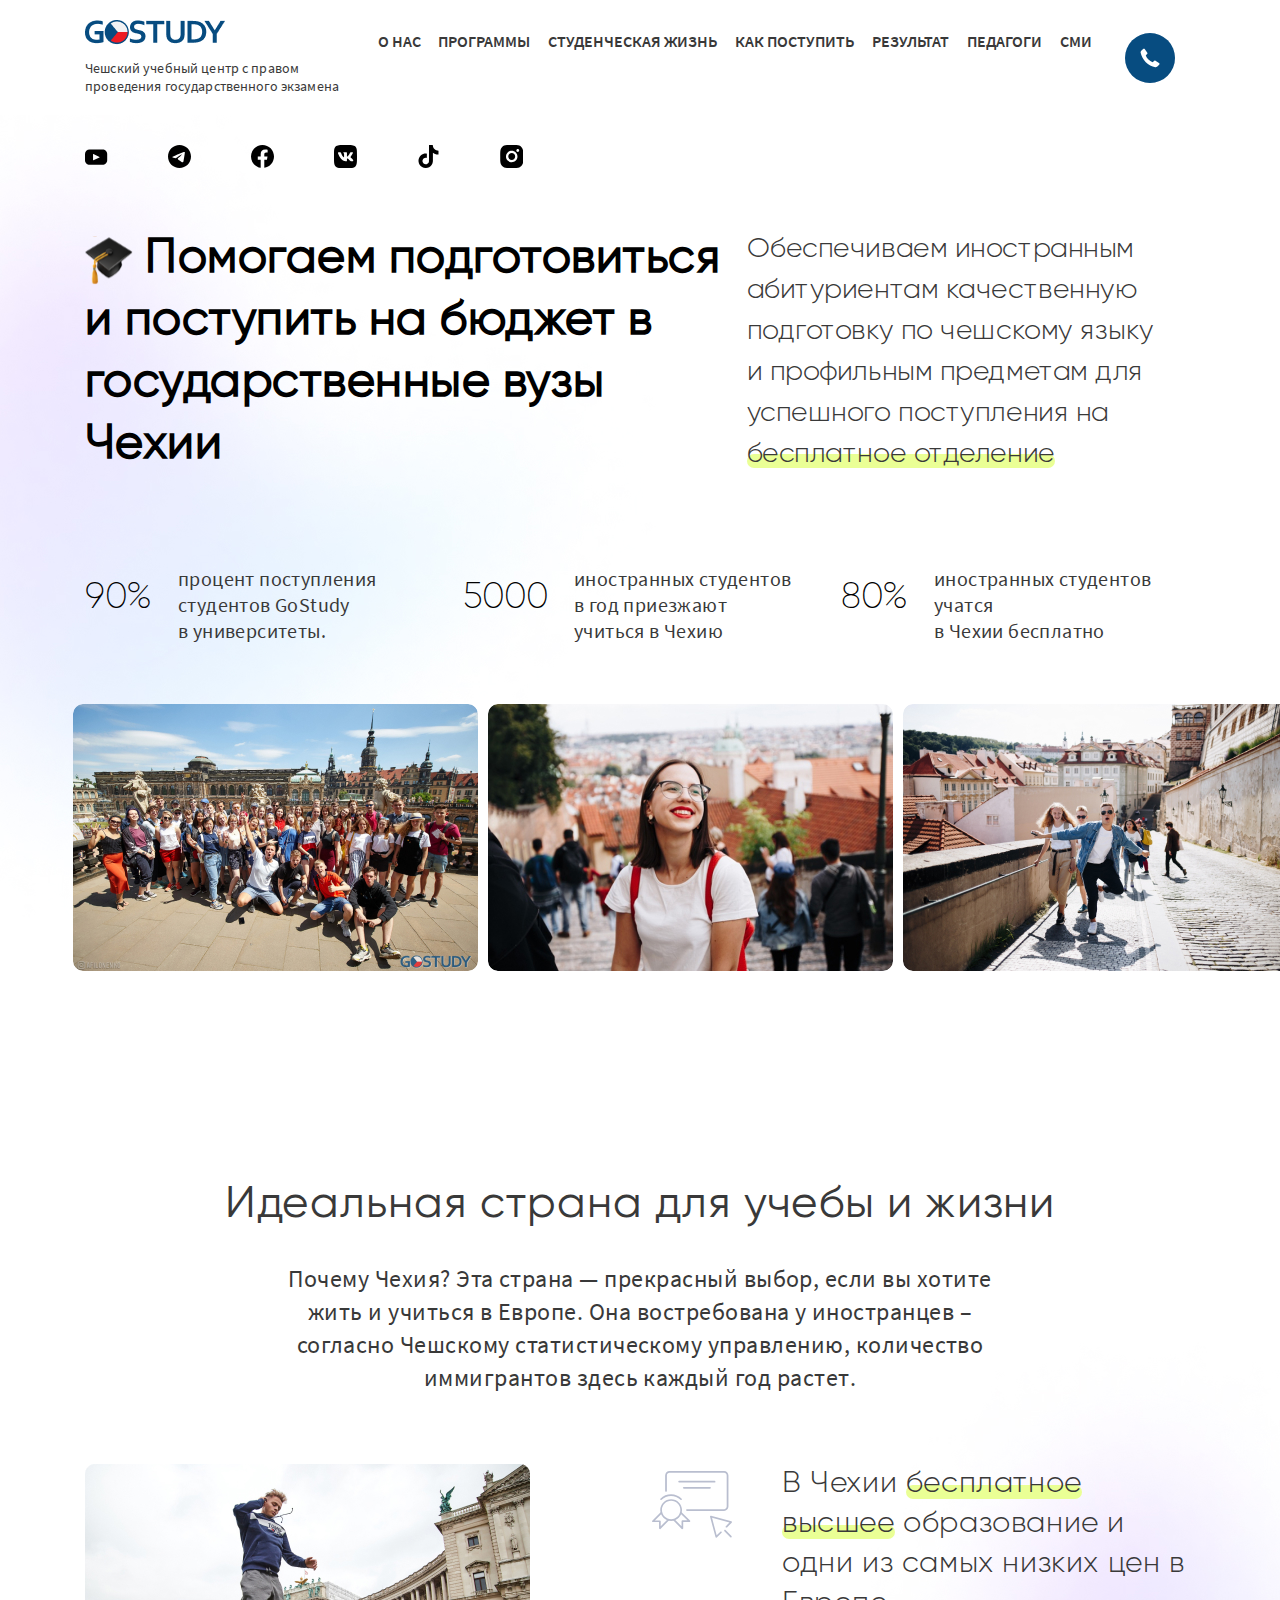
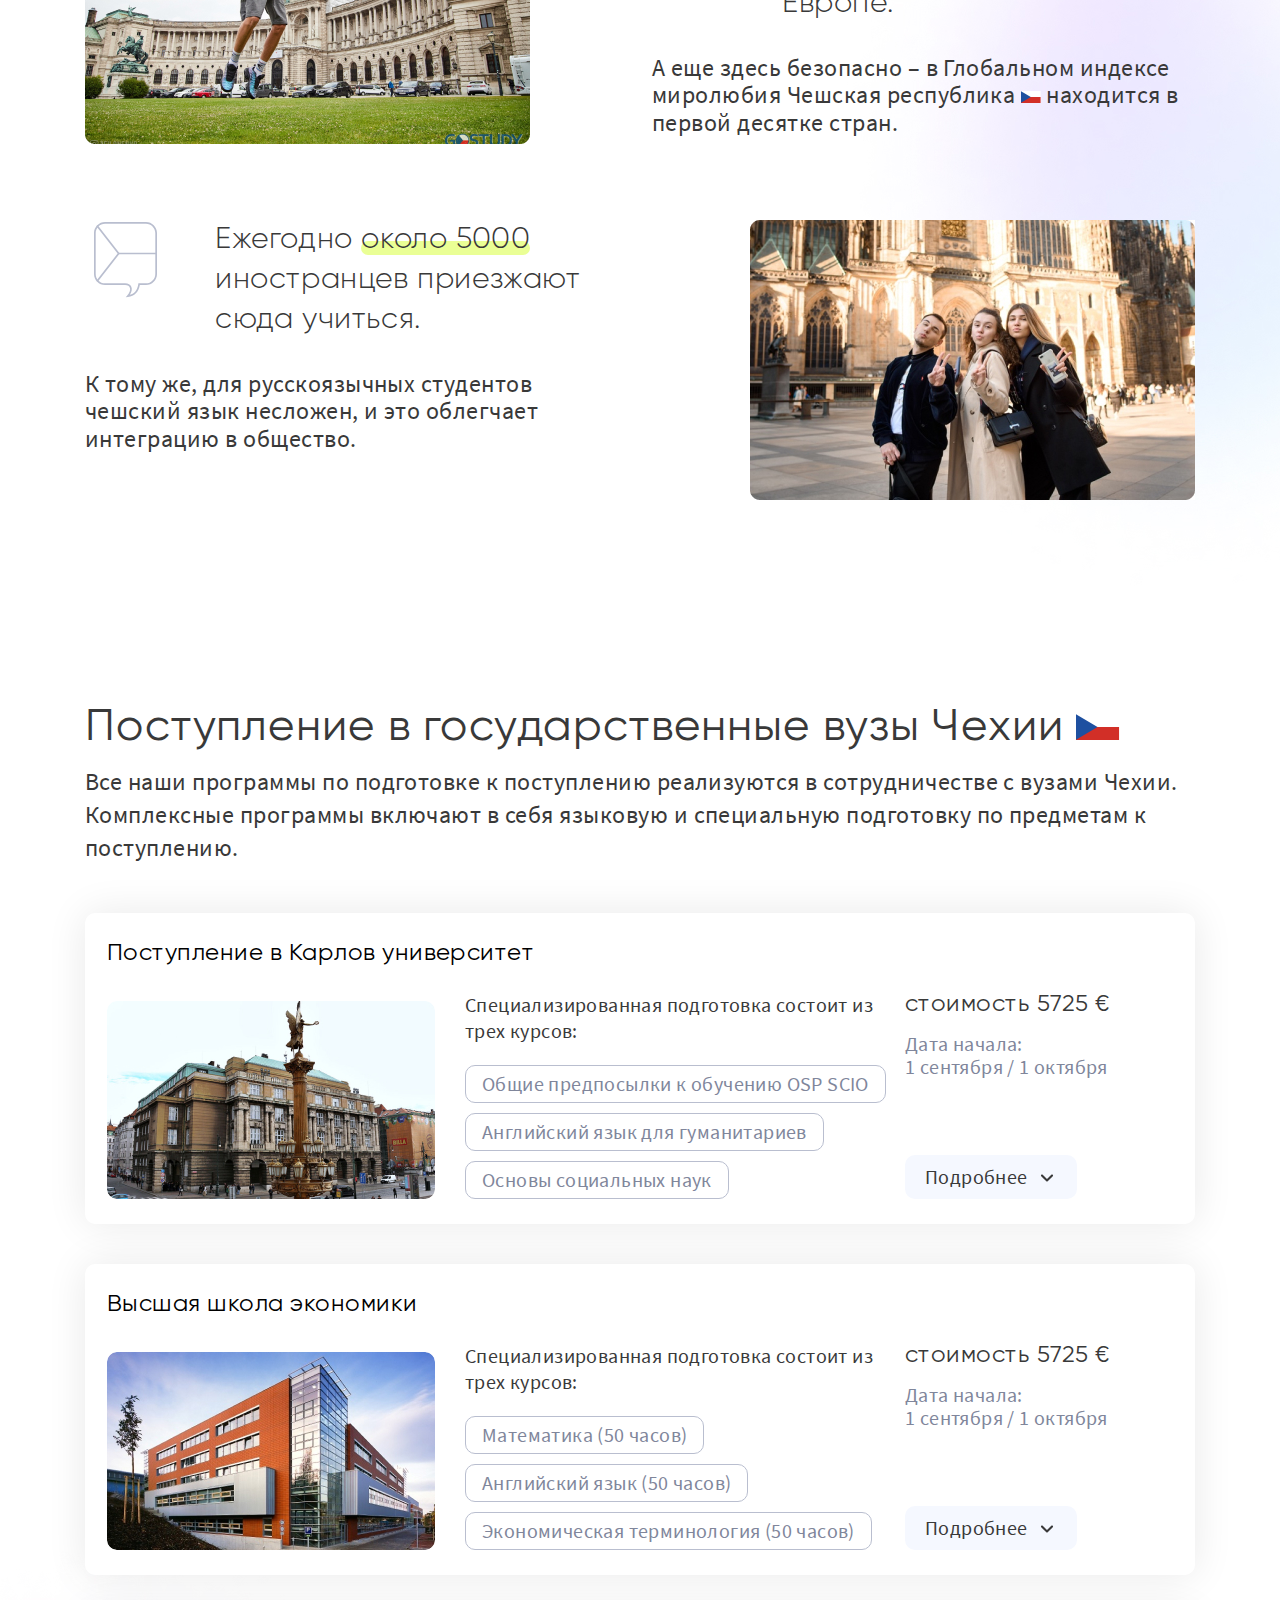
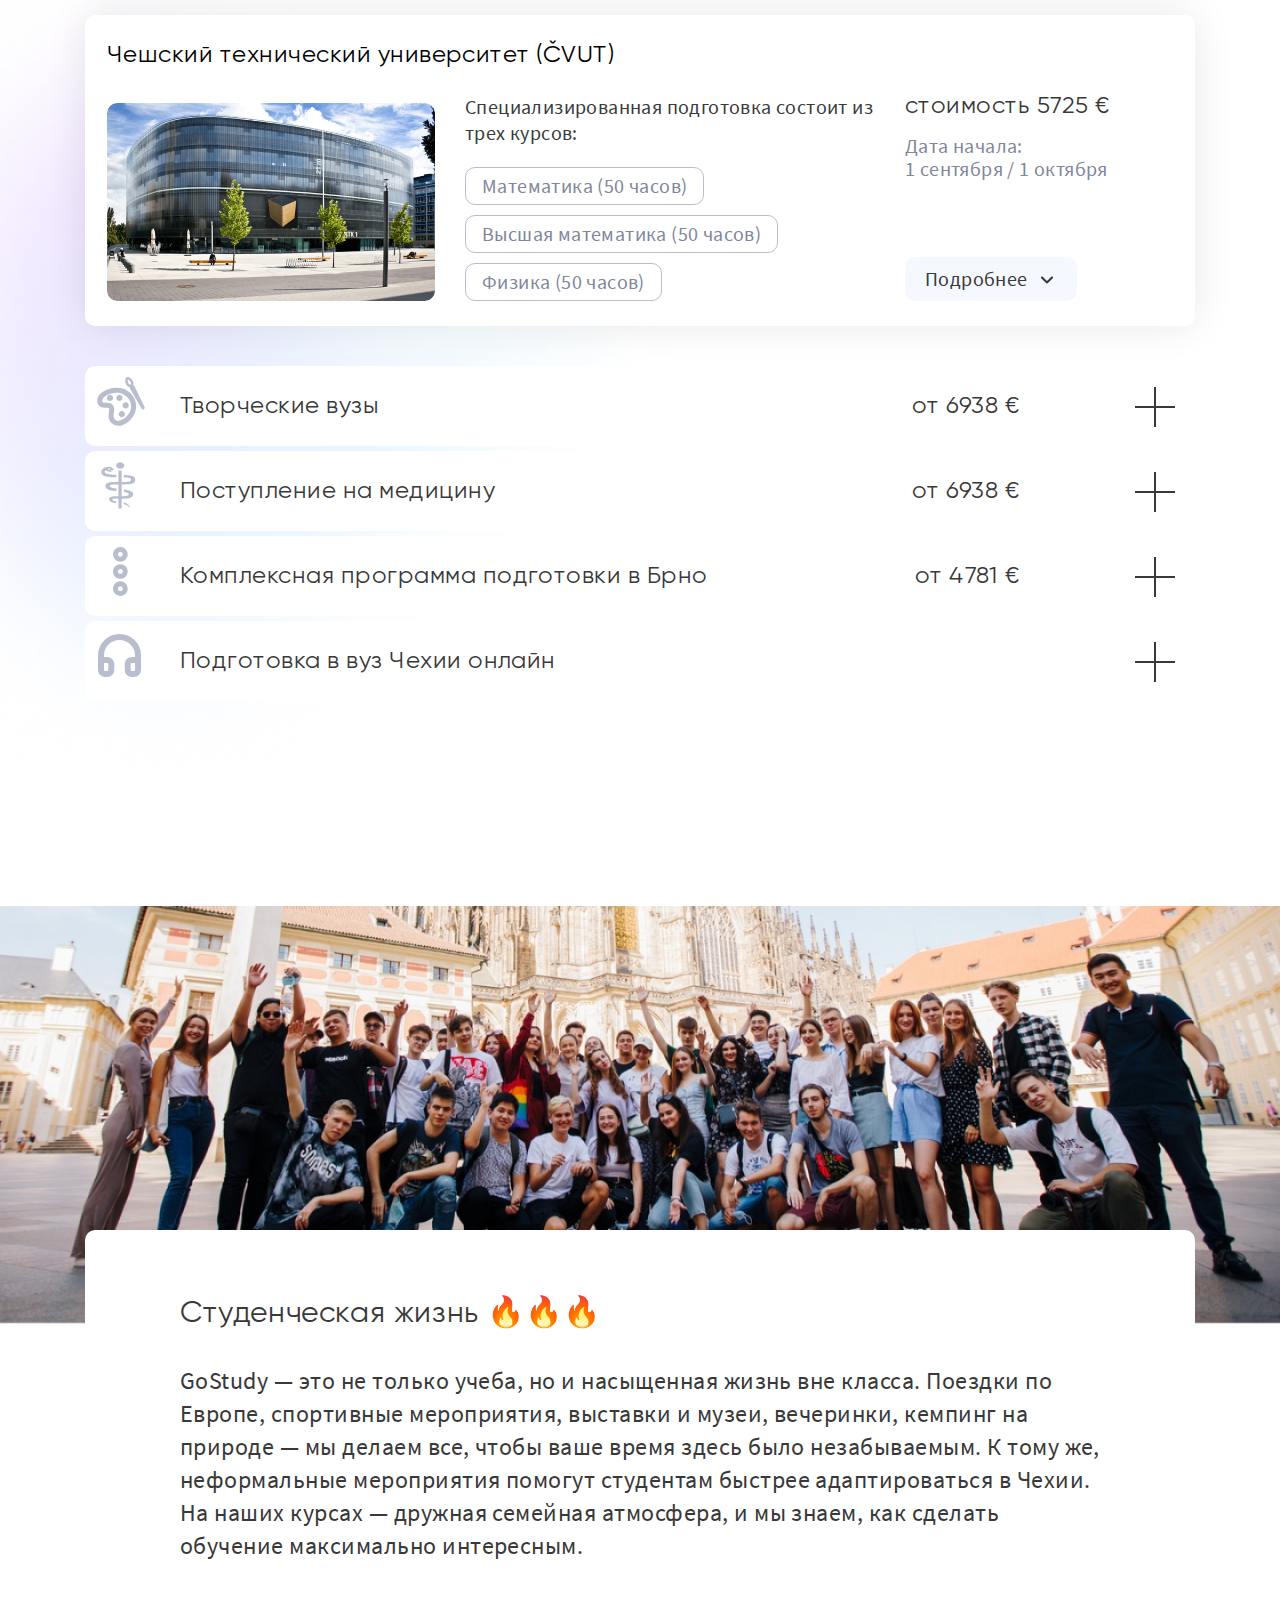
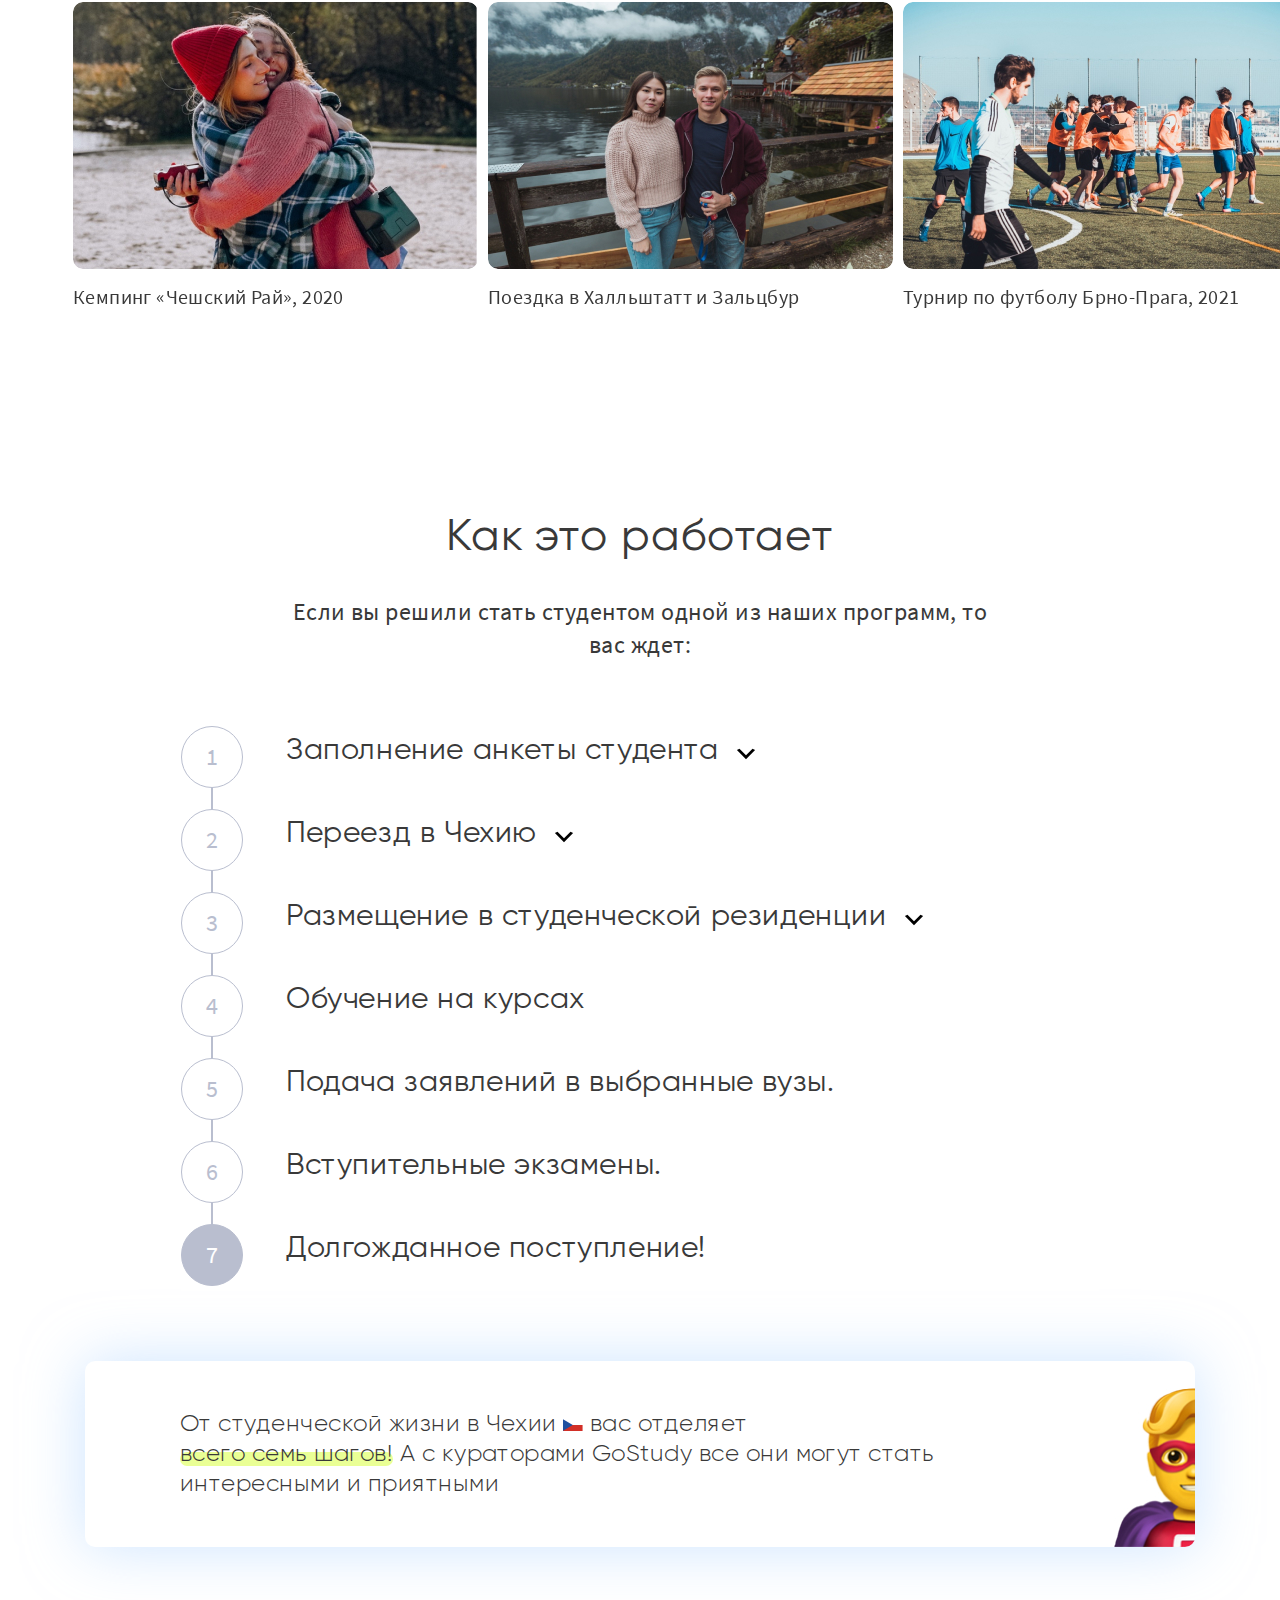
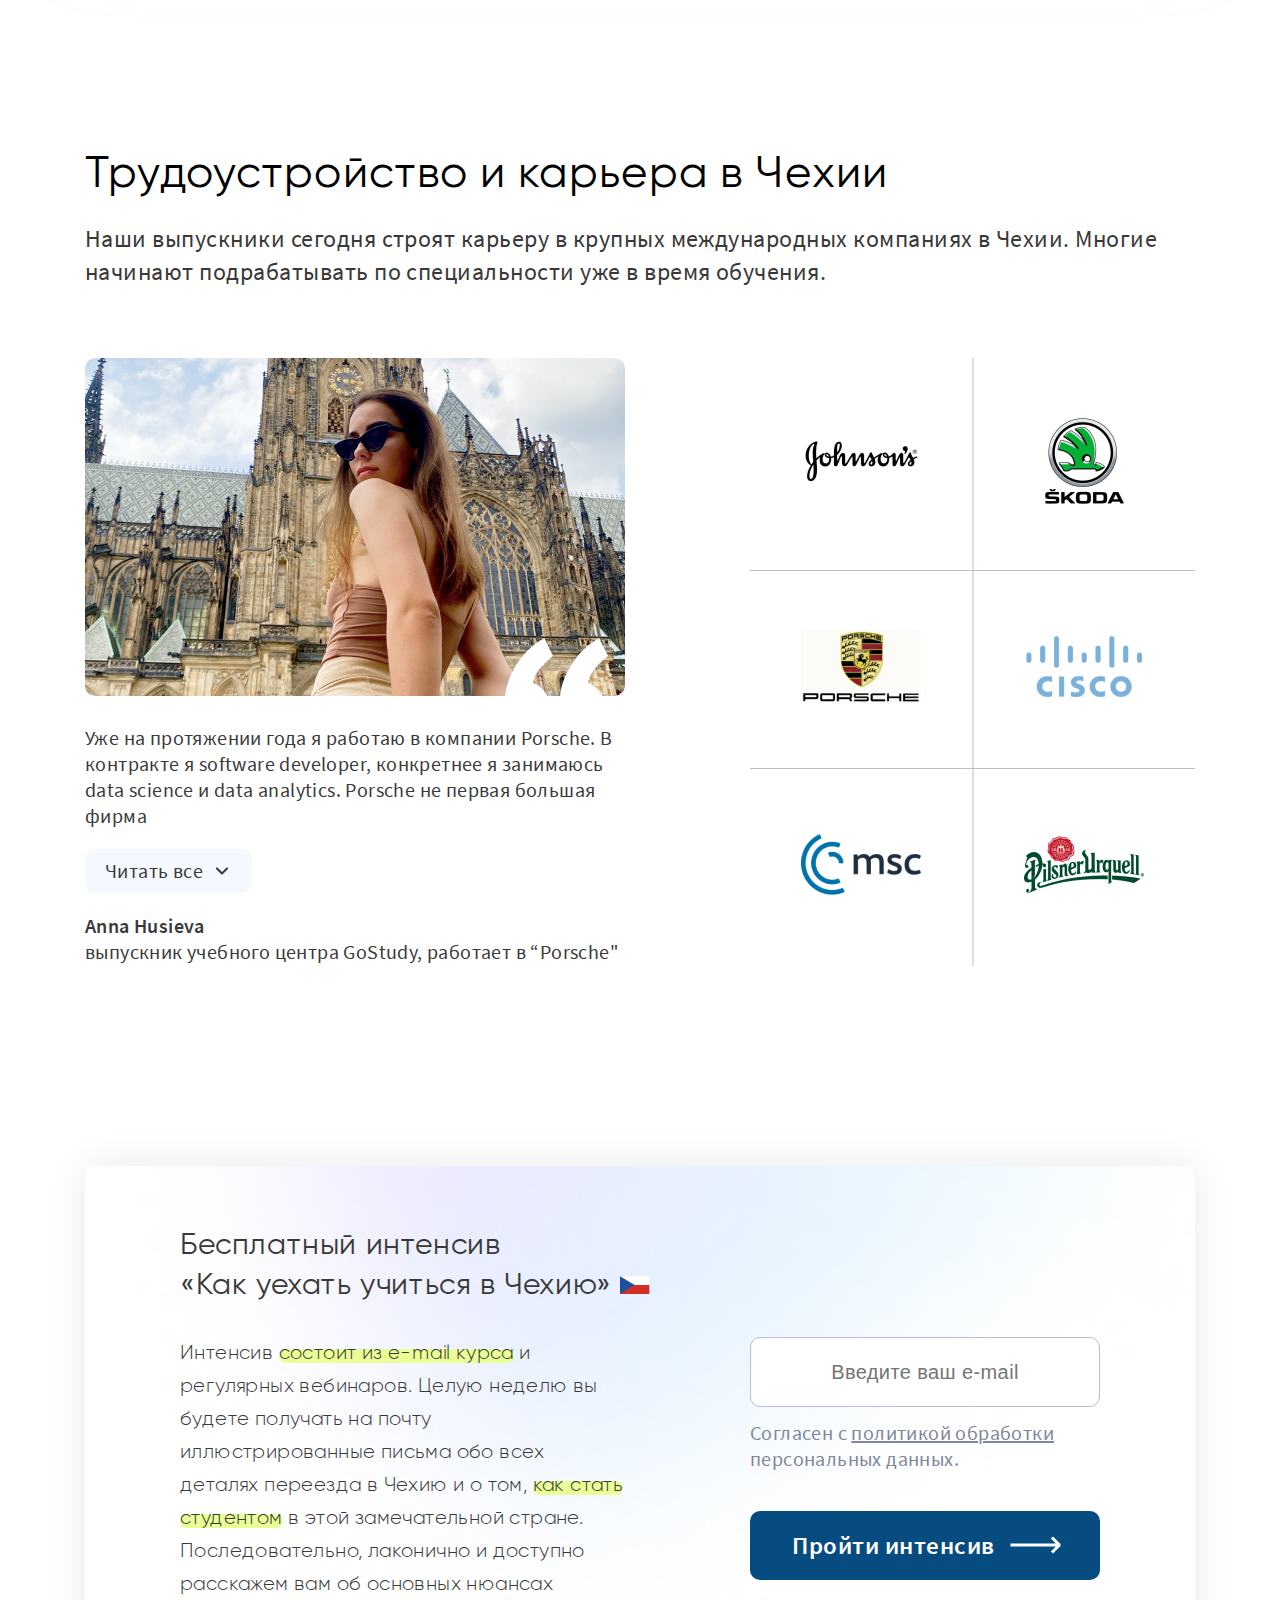
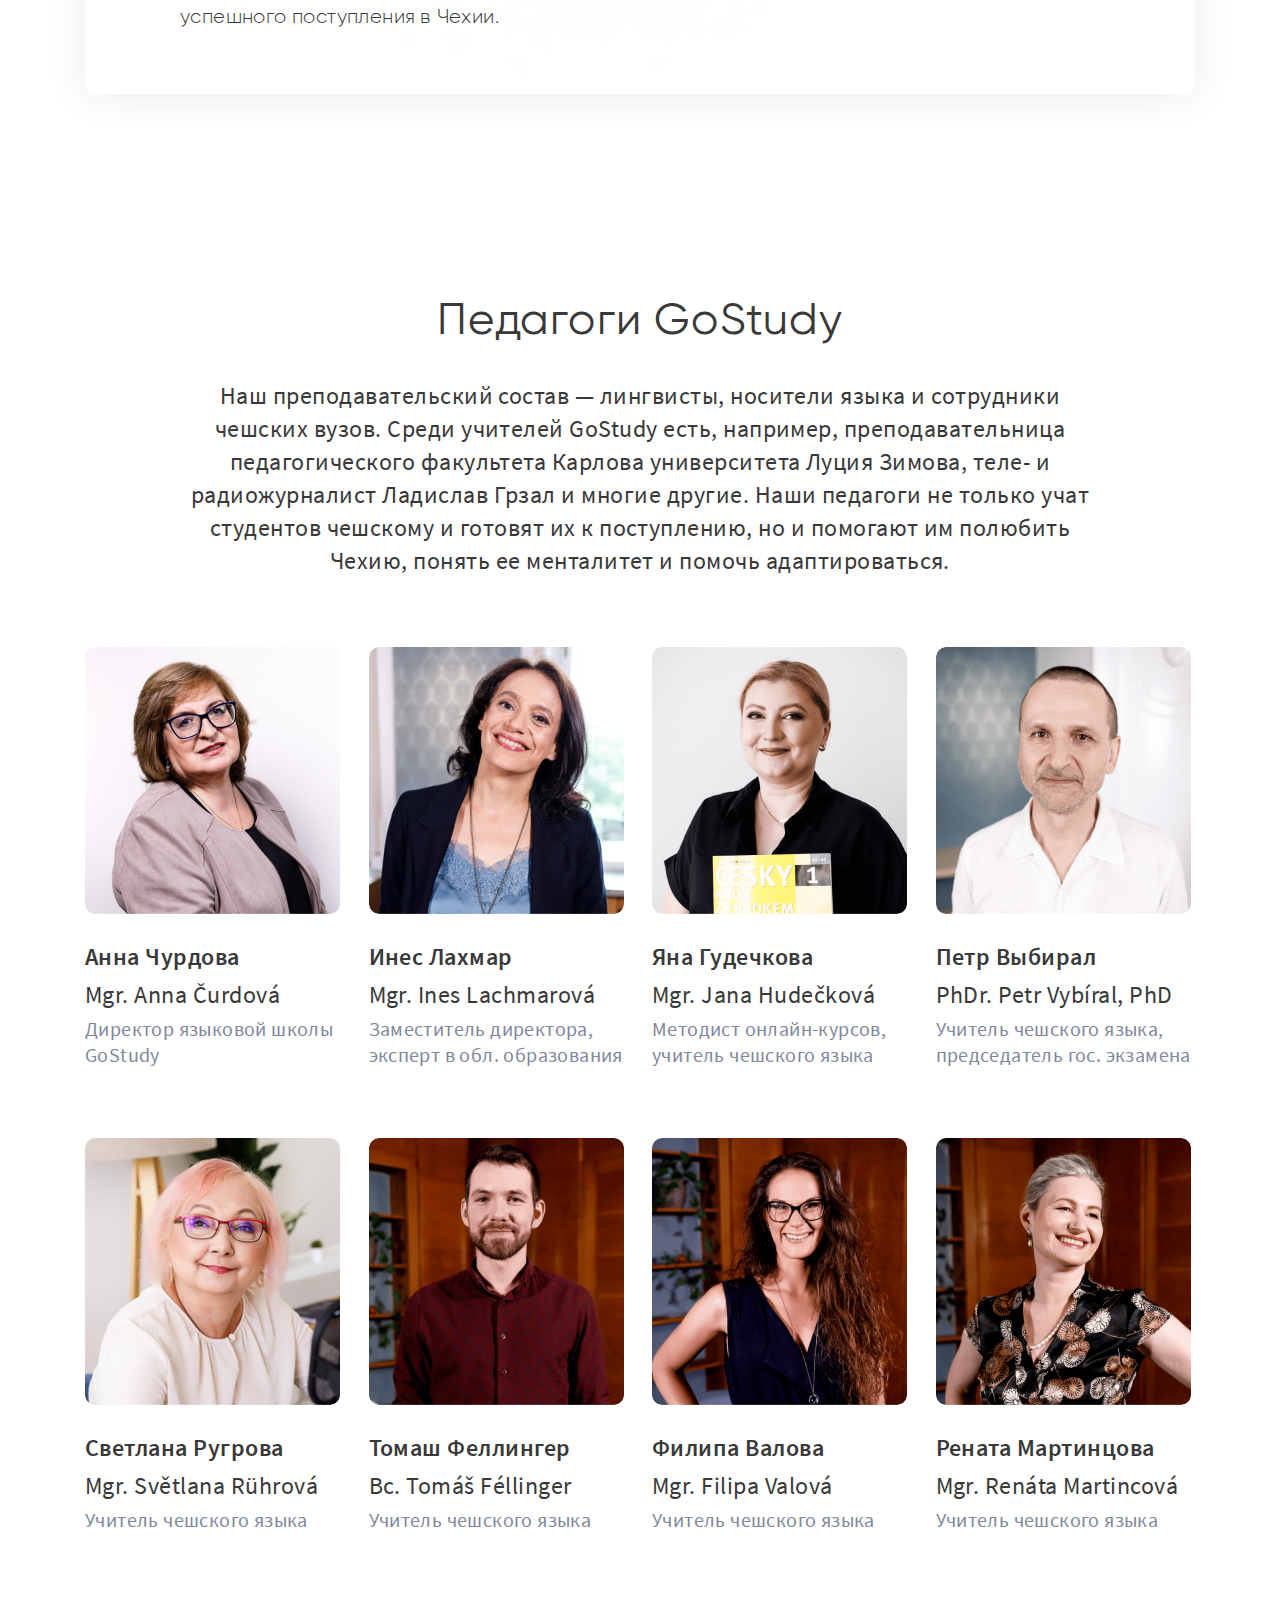
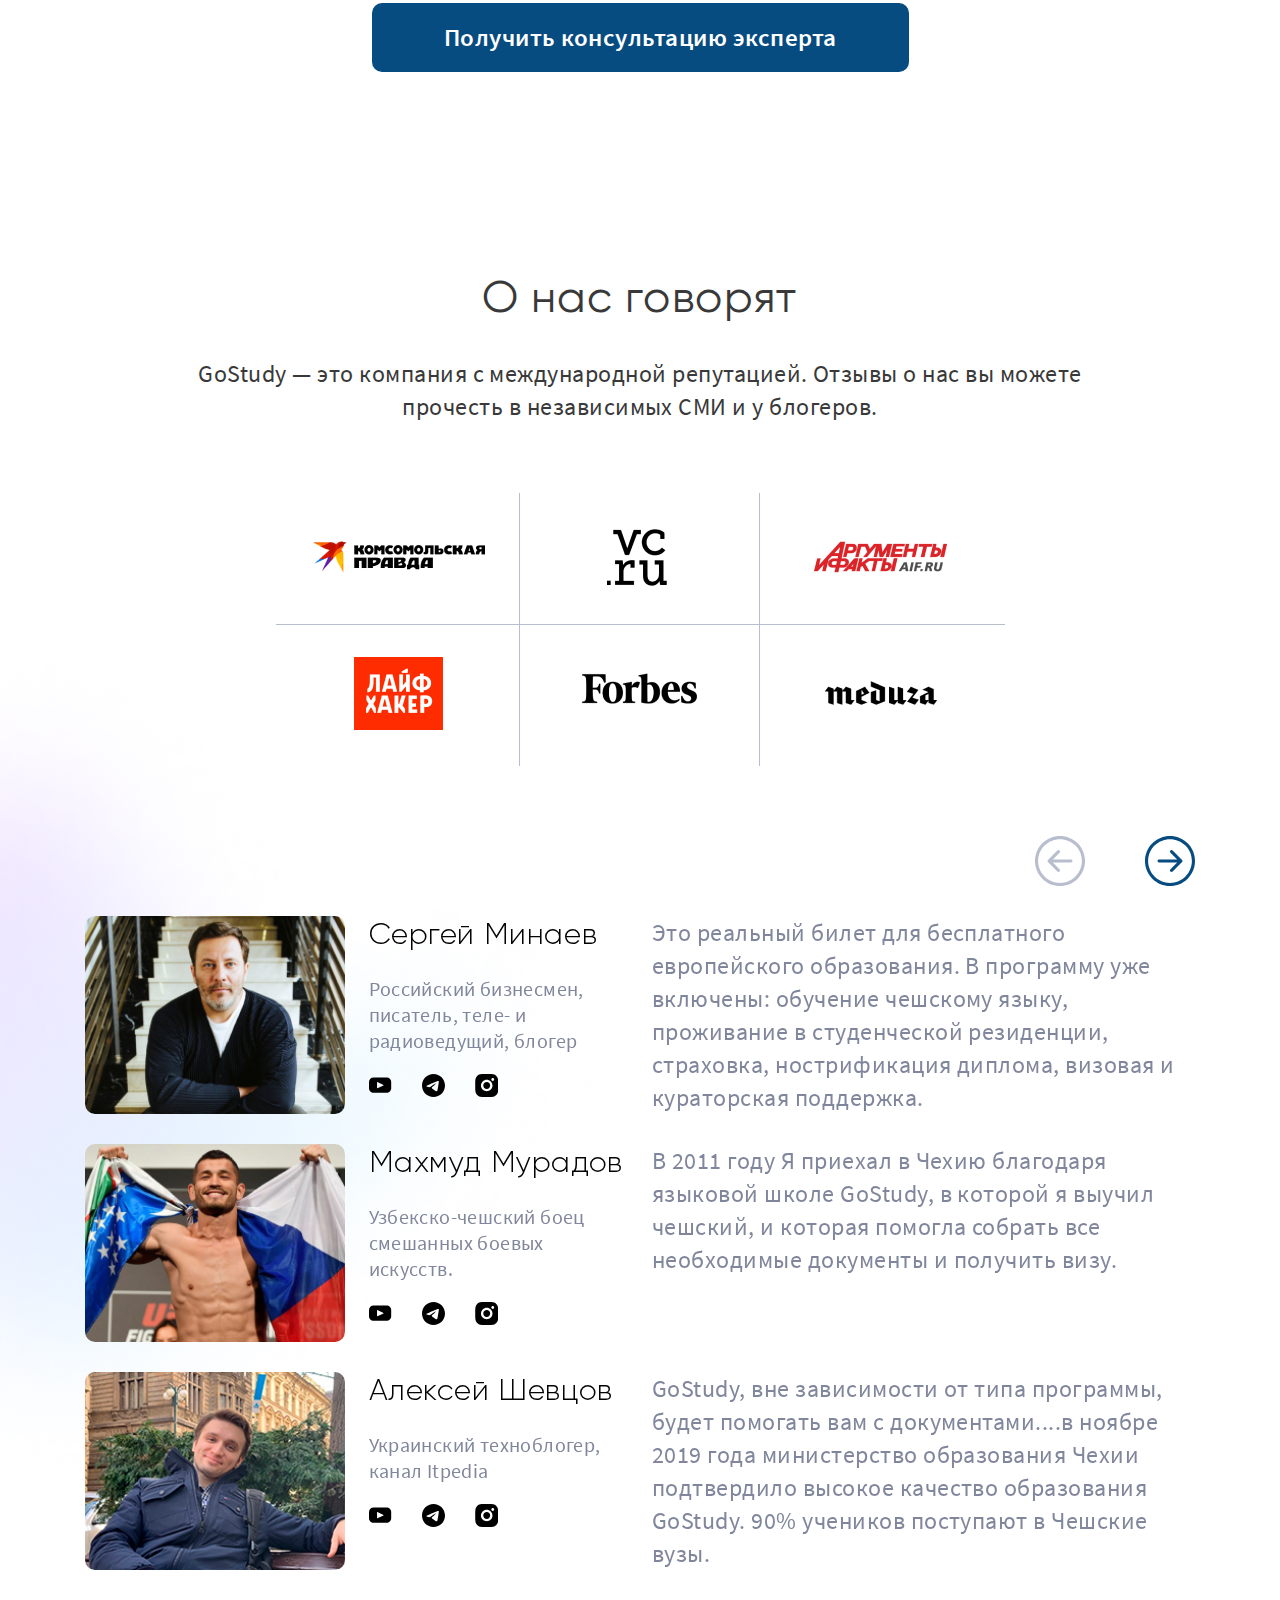
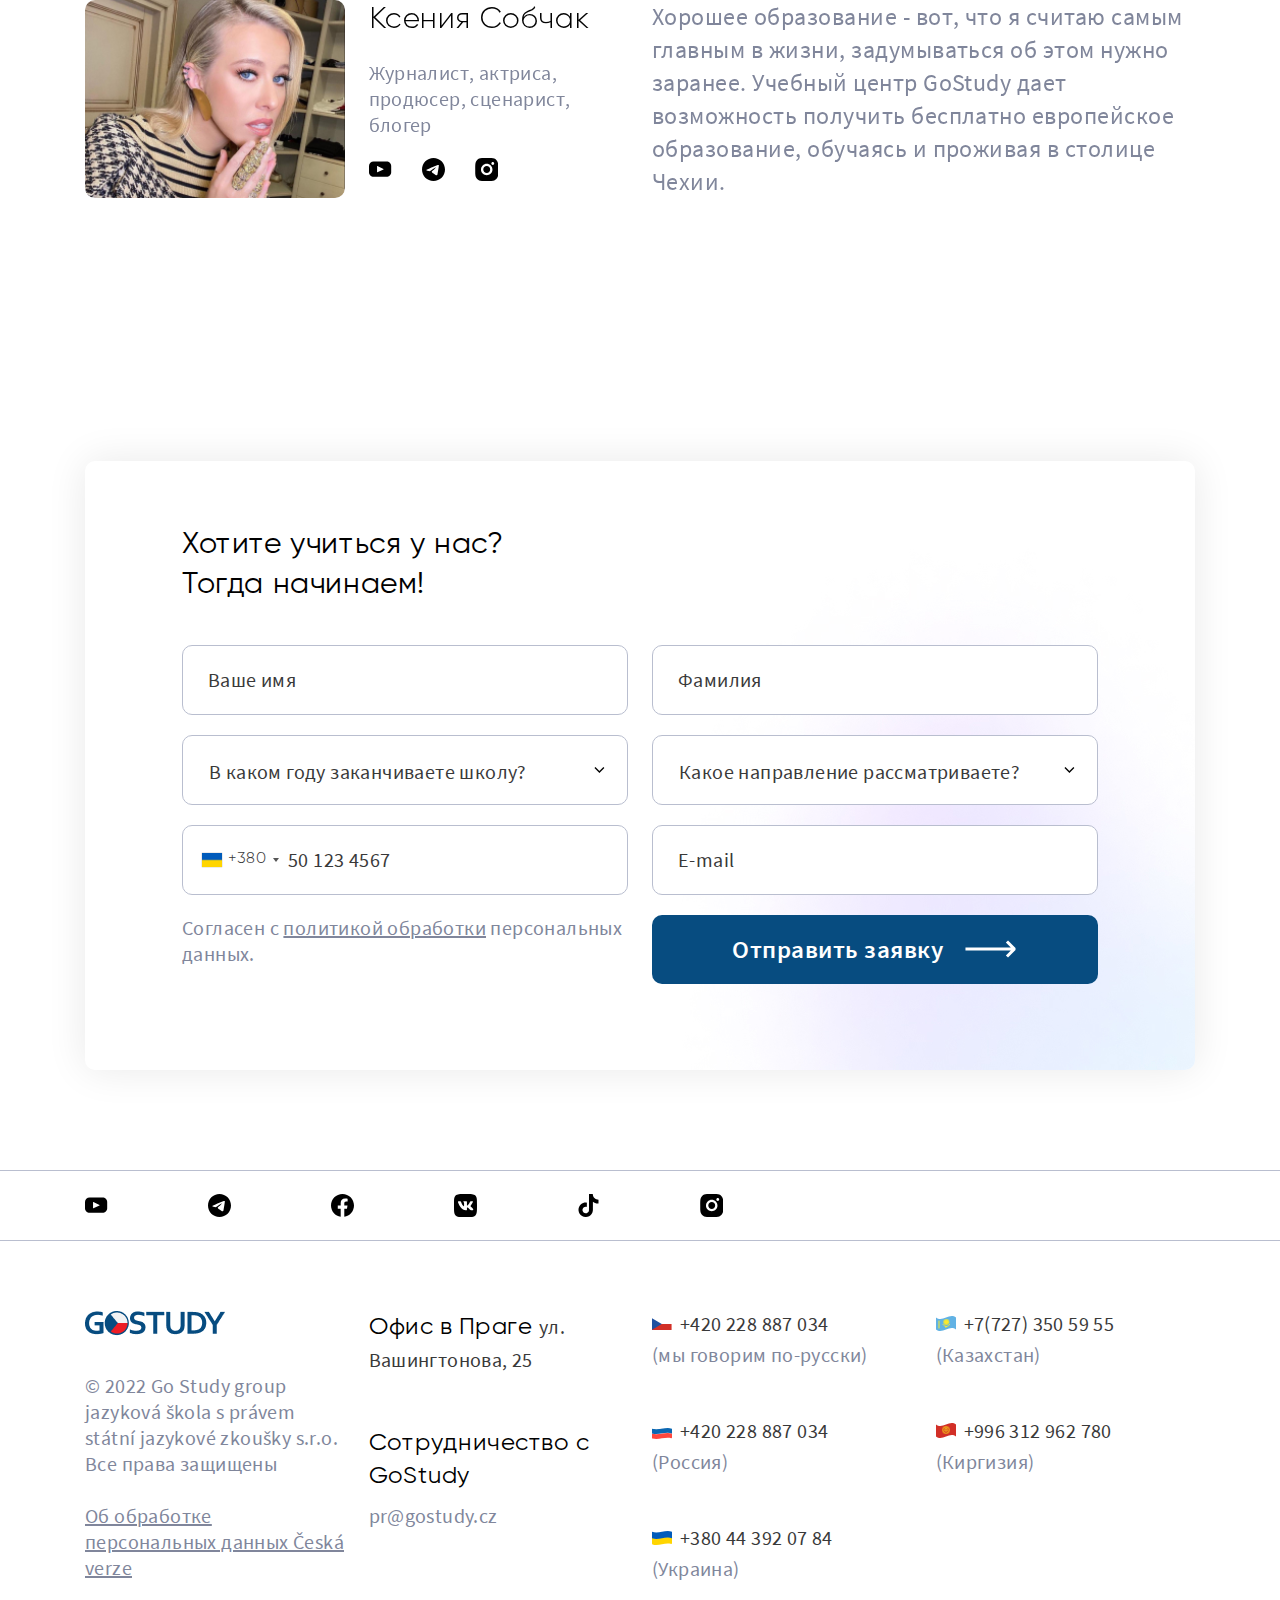
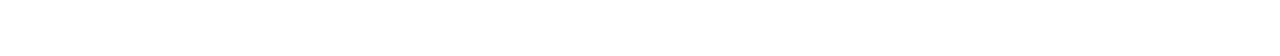
<file: index.html>
<!DOCTYPE html>
<html lang="ru">
<head>
    <meta charset="UTF-8">
    <meta http-equiv="X-UA-Compatible" content="IE=edge">
    <meta name="viewport" content="width=device-width, initial-scale=1.0">
    <title>GOSTUDY</title>
    <link rel="stylesheet" href="css/fonts.css">
    <link rel="stylesheet" href="css/bootstrap-grid.min.css">
    <link rel="stylesheet" href="slick/slick.css">
    <link rel="stylesheet" href="slick/slick-theme.css">
    <link rel="stylesheet" href="css/intlTelInput.css">
    <link rel="stylesheet" href="css/style.css">
    <link rel="stylesheet" href="css/test.css">
</head>
<body>
    
    <header class="header">
        <div class="container">
            <div class="row align-items-center">
                <div class="col-lg-3">
                    <div class="logo">
                        <img src="/img/logo.png" alt="">
                        <div class="header-menu-mob">
                            <span></span>
                            <span></span>
                            <span></span>
                        </div>
                        <!-- /.header-menu-mob -->
                    </div>
                    <!-- /.logo -->
                    <div class="header-name">
                        Чешский учебный центр с правом  проведения государственного экзамена
                    </div>
                    <!-- /.header-name -->
                </div>
                <!-- /.col-lg-3 -->
                <div class="col-lg-8">
                    <ul class="header-menu">
                        <li class="header-menu-item">
                            <a href="#ideal">о нас</a>
                        </li>
                        <!-- /.header-menu-item -->
                        <li class="header-menu-item">
                            <a href="#program">программы</a>
                        </li>
                        <!-- /.header-menu-item -->
                        <li class="header-menu-item">
                            <a href="#student">студенческая жизнь</a>
                        </li>
                        <!-- /.header-menu-item -->
                        <li class="header-menu-item">
                            <a href="#why-work">как поступить</a>
                        </li>
                        <!-- /.header-menu-item -->
                        <li class="header-menu-item">
                            <a href="#career">результат</a>
                        </li>
                        <!-- /.header-menu-item -->
                        <li class="header-menu-item">
                            <a href="#pedagog">педагоги</a>
                        </li>
                        <!-- /.header-menu-item -->
                        <li class="header-menu-item">
                            <a href="#smi">сми</a>
                        </li>
                        <!-- /.header-menu-item -->
                    </ul>
                    <!-- /.header-menu -->
                </div>
                <!-- /.col-lg-8 -->
                <div class="col-lg-1">
                    <div class="header-call modal-call">
                        <svg width="20" height="20" viewBox="0 0 20 20" fill="none" xmlns="http://www.w3.org/2000/svg">
                            <path d="M8.45554 11.4667C9.61526 12.6431 11.0185 13.5514 12.5667 14.1278L14.6611 12.4611C14.7232 12.4184 14.7968 12.3955 14.8722 12.3955C14.9476 12.3955 15.0212 12.4184 15.0833 12.4611L18.9722 14.9667C19.1198 15.0554 19.2448 15.1773 19.3373 15.3227C19.4297 15.468 19.4871 15.6329 19.5049 15.8042C19.5227 15.9756 19.5003 16.1487 19.4397 16.31C19.3791 16.4712 19.2818 16.6162 19.1555 16.7333L17.3333 18.5333C17.0724 18.7912 16.7516 18.9804 16.3997 19.0841C16.0478 19.1879 15.6757 19.2029 15.3167 19.1278C11.7345 18.388 8.43284 16.6553 5.78888 14.1278C3.20359 11.5751 1.41458 8.32715 0.638876 4.77779C0.562246 4.42425 0.57824 4.05692 0.685307 3.71138C0.792374 3.36585 0.986884 3.05383 1.24999 2.80556L3.13888 0.983341C3.25576 0.863223 3.39831 0.771105 3.55585 0.713884C3.71338 0.656664 3.88182 0.635823 4.04855 0.652924C4.21528 0.670024 4.37598 0.724622 4.51862 0.81263C4.66126 0.900638 4.78214 1.01977 4.87221 1.16112L7.4611 5.00001C7.50575 5.06029 7.52986 5.13332 7.52986 5.20834C7.52986 5.28336 7.50575 5.35639 7.4611 5.41667L5.75554 7.46667C6.34753 8.98386 7.26984 10.3502 8.45554 11.4667Z" fill="white"/>
                        </svg>                            
                    </div>
                    <!-- /.header-call -->
                </div>
                <!-- /.col-lg-1 -->
            </div>
            <!-- /.row -->
        </div>
        <!-- /.container -->
    </header>
    <!-- /.header -->

    <section class="main">
        <div class="container">
            <ul class="social">
                <li class="social-item">
                    <a href="#" class="youtube"></a>
                </li>
                <!-- /.social-item -->
                <li class="social-item">
                    <a href="#" class="telegram"></a>
                </li>
                <!-- /.social-item -->
                <li class="social-item">
                    <a href="#" class="facebook"></a>
                </li>
                <!-- /.social-item -->
                <li class="social-item">
                    <a href="#" class="vk"></a>
                </li>
                <!-- /.social-item -->
                <li class="social-item">
                    <a href="#" class="tiktok"></a>
                </li>
                <!-- /.social-item -->
                <li class="social-item">
                    <a href="#" class="instagram"></a>
                </li>
                <!-- /.social-item -->
            </ul>
            <!-- /.social -->
            <div class="row align-items-center">
                <div class="col-lg-7">
                    <h1 class="main-title">
                        <svg width="48" height="49" viewBox="0 0 48 49" fill="none" xmlns="http://www.w3.org/2000/svg" xmlns:xlink="http://www.w3.org/1999/xlink">
                            <path d="M0 48.36H48V0.36H0V48.36Z" fill="url(#pattern0)"/>
                            <defs>
                            <pattern id="pattern0" patternContentUnits="objectBoundingBox" width="1" height="1">
                            <use xlink:href="#image0_372_600" transform="scale(0.015625)"/>
                            </pattern>
                            <image id="image0_372_600" width="64" height="64" xlink:href="[data-uri]"/>
                            </defs>
                            </svg>
                            Помогаем подготовиться и поступить на бюджет
                        в государственные
                        вузы Чехии
                    </h1>
                    <!-- /.main-title -->
                </div>
                <!-- /.col-lg-7 -->
                <div class="col-lg-5">
                    <div class="main-desc">
                        Обеспечиваем иностранным абитуриентам качественную подготовку по чешскому языку
                        <br> и профильным предметам
                        для успешного поступления
                        на <span class="text-selection">бесплатное отделение</span>
                    </div>
                    <!-- /.main-desc -->
                </div>
                <!-- /.col-lg-5 -->
            </div>
            <!-- /.row -->
        </div>
        <!-- /.container -->
   

        <div class="features">
            <div class="container">
                <div class="row">
                    <div class="col-lg-4">
                        <div class="features-item">
                            <div class="features-number">90%</div>
                            <!-- /.features-number -->
                            <div class="features-text">
                                процент поступления студентов GoStudy <br> в университеты.
                            </div>
                            <!-- /.features-text -->
                        </div>
                        <!-- /.features-item -->
                    </div>
                    <!-- /.col-lg-4 -->
                    <div class="col-lg-4">
                        <div class="features-item">
                            <div class="features-number">5000</div>
                            <!-- /.features-number -->
                            <div class="features-text">
                                иностранных студентов <br> в год приезжают <br> учиться в Чехию
                            </div>
                            <!-- /.features-text -->
                        </div>
                        <!-- /.features-item -->
                    </div>
                    <!-- /.col-lg-4 -->
                    <div class="col-lg-4">
                        <div class="features-item">
                            <div class="features-number">80%</div>
                            <!-- /.features-number -->
                            <div class="features-text">
                                иностранных студентов учатся <br> в Чехии бесплатно
                            </div>
                            <!-- /.features-text -->
                        </div>
                        <!-- /.features-item -->
                    </div>
                    <!-- /.col-lg-4 -->
                </div>
                <!-- /.row -->
            </div>
            <!-- /.container -->
        </div>
        <!-- /.features -->
        <div class="overflow-slider">
            <div class="overflow-slider-item"><img src="img/slider/main/1.jpg" alt=""></div>
            <!-- /.overflow-slider-item -->
            <div class="overflow-slider-item"><img src="img/slider/main/2.jpg" alt=""></div>
            <!-- /.overflow-slider-item -->
            <div class="overflow-slider-item"><img src="img/slider/main/3.jpg" alt=""></div>
            <!-- /.overflow-slider-item -->
            <div class="overflow-slider-item"><img src="img/slider/main/4.jpg" alt=""></div>
            <!-- /.overflow-slider-item -->
            <div class="overflow-slider-item"><img src="img/slider/main/5.jpg" alt=""></div>
            <!-- /.overflow-slider-item -->
            <div class="overflow-slider-item"><img src="img/slider/main/6.jpg" alt=""></div>
            <!-- /.overflow-slider-item -->
            <div class="overflow-slider-item"><img src="img/slider/main/7.jpg" alt=""></div>
            <!-- /.overflow-slider-item -->
        </div>
        <!-- /.overflow-slider -->

    </section>
    <!-- /.main -->
    
    <section id="ideal" class="why">
        <div class="container">
            <h2 class="section-title">Идеальная страна для учебы и жизни</h2>
            <!-- /.section-title -->
            <h3 class="section-subtitle">
                Почему Чехия? Эта страна — прекрасный выбор, если вы хотите жить и учиться в Европе.  Она востребована у иностранцев –  согласно Чешскому статистическому управлению, количество иммигрантов здесь каждый год растет.
            </h3>
            <!-- /.section-subtitle -->
            <div class="row why-row">
                <div class="col-lg-6">
                    <img src="/img/why/1.jpg" alt="">
                </div>
                <!-- /.col-lg-6 -->
                <div class="col-lg-6">
                    <div class="why-edge">
                        <div class="why-edge-icon">
                            <svg width="80" height="80" viewBox="0 0 80 80" fill="none" xmlns="http://www.w3.org/2000/svg">
                                <path d="M72.045 46.8942H34.9036C34.4234 46.8942 34.023 46.4939 34.023 46.0137C34.023 45.5335 34.4234 45.1332 34.9036 45.1332H72.045C73.4856 45.1332 74.6865 43.9327 74.6865 42.4916V11.5138C74.6865 10.0732 73.4861 8.87224 72.045 8.87224H17.5336C16.093 8.87224 14.892 10.0727 14.892 11.5138V27.0427C14.892 27.5229 14.4917 27.9233 14.0115 27.9233C13.5313 27.9233 13.131 27.5229 13.131 27.0427V11.5138C13.131 9.11224 15.1321 7.11108 17.5336 7.11108H72.0451C74.4466 7.11108 76.4478 9.11224 76.4478 11.5138V42.5717C76.4478 44.9732 74.4466 46.8939 72.0451 46.8939L72.045 46.8942Z" fill="#B9BECF"/>
                                <path d="M9.04875 36.0882C8.80865 36.0882 8.64841 36.0083 8.40831 35.8481C8.08837 35.5281 8.08837 34.9675 8.40831 34.6476C11.29 31.766 15.0521 30.2449 19.0545 30.2449C23.0568 30.2449 26.8988 31.8457 29.7006 34.6476C30.0205 34.9676 30.0205 35.5282 29.7006 35.8481C29.3807 36.168 28.8201 36.168 28.5001 35.8481C25.9384 33.2863 22.5766 31.9257 19.055 31.9257C15.453 31.9257 12.0911 33.2864 9.6098 35.8481C9.52884 36.0078 9.28875 36.0882 9.04865 36.0882H9.04875Z" fill="#B9BECF"/>
                                <path d="M19.1344 56.9001C13.131 56.9001 8.24815 52.0173 8.24815 46.0138C8.24815 40.0103 13.131 35.1275 19.1344 35.1275C25.1379 35.1275 30.0207 40.0103 30.0207 46.0138C30.0207 52.0173 25.1379 56.9001 19.1344 56.9001ZM19.1344 36.8085C14.0914 36.8085 9.9294 40.971 9.9294 46.0135C9.9294 51.0566 14.0919 55.2185 19.1344 55.2185C24.1775 55.2185 28.3395 51.056 28.3395 46.0135C28.3395 40.8905 24.1775 36.8085 19.1344 36.8085Z" fill="#B9BECF"/>
                                <path d="M30.3408 65.1447C30.1007 65.1447 29.9405 65.0648 29.7004 64.9046L21.3759 56.4996C21.0559 56.1796 21.0559 55.619 21.3759 55.2991C21.6958 54.9792 22.2564 54.9792 22.5763 55.2991L29.5402 62.263L29.5408 57.2205C29.5408 56.7403 29.9411 56.34 30.4213 56.34H35.384L28.4202 49.3761C28.1002 49.0561 28.1002 48.4955 28.4202 48.1756C28.7401 47.8557 29.3007 47.8557 29.6206 48.1756L38.0256 56.5806C38.2657 56.8207 38.3456 57.2211 38.1859 57.541C38.0256 57.8609 37.7057 58.1016 37.3852 58.1016L31.2215 58.101V64.2647C31.2215 64.5847 30.9814 64.9052 30.6609 65.0654C30.5816 65.0649 30.5012 65.1447 30.3409 65.1447L30.3408 65.1447Z" fill="#B9BECF"/>
                                <path d="M7.92798 65.1448C7.84814 65.1448 7.68789 65.1448 7.60804 65.0649C7.2881 64.9047 7.04745 64.5847 7.04745 64.2642V58.1005L0.883747 58.1011C0.563805 58.1011 0.243306 57.861 0.0830562 57.5405C-0.076636 57.2206 0.00321168 56.9001 0.243306 56.66L8.6483 48.255C8.96824 47.935 9.52884 47.935 9.84876 48.255C10.1687 48.5749 10.1687 49.1355 9.84876 49.4554L2.88489 56.4199H7.84761C8.3278 56.4199 8.72815 56.8202 8.72815 57.3004V62.2631L15.692 55.2993C16.012 54.9793 16.5726 54.9793 16.8925 55.2993C17.2124 55.6192 17.2124 56.1798 16.8925 56.4997L8.48807 64.9047C8.32782 65.065 8.16812 65.1448 7.92803 65.1448L7.92798 65.1448Z" fill="#B9BECF"/>
                                <path d="M58.037 24.7215H31.7818C31.3017 24.7215 30.9013 24.3212 30.9013 23.841C30.9013 23.3608 31.3017 22.9604 31.7818 22.9604H58.037C58.5172 22.9604 58.9175 23.3608 58.9175 23.841C58.9175 24.3217 58.5172 24.7215 58.037 24.7215Z" fill="#B9BECF"/>
                                <path d="M62.6796 18.558H27.1391C26.6589 18.558 26.2586 18.1577 26.2586 17.6775C26.2586 17.1973 26.6589 16.7969 27.1391 16.7969H62.5996C63.0798 16.7969 63.4801 17.1973 63.4801 17.6775C63.4801 18.2375 63.0803 18.558 62.68 18.558H62.6796Z" fill="#B9BECF"/>
                                <path d="M64.3604 73.7097H64.1204C63.8004 73.6299 63.5598 73.3898 63.4799 73.0693L58.0371 52.8176C57.9572 52.4977 58.0371 52.1772 58.2771 52.0169C58.5172 51.7768 58.8377 51.697 59.0778 51.7768L79.3295 57.2197C79.6495 57.2995 79.8901 57.5396 79.97 57.8601C80.0498 58.1801 79.97 58.5006 79.7299 58.6608L75.0073 63.3834C74.6874 63.7033 74.1268 63.7033 73.8068 63.3834C73.4869 63.0634 73.4869 62.5029 73.8068 62.1829L77.4892 58.5005L60.0392 53.8578L64.6819 71.3079L68.3643 67.6255C68.6842 67.3056 69.2448 67.3056 69.5647 67.6255C69.8847 67.9454 69.8847 68.506 69.5647 68.826L64.8421 73.5485C64.7606 73.6295 64.6009 73.7099 64.3603 73.7099L64.3604 73.7097Z" fill="#B9BECF"/>
                                <path d="M78.9291 73.4695C78.689 73.4695 78.5287 73.3897 78.2886 73.2294L72.3651 67.3058C72.0451 66.9859 72.0451 66.4253 72.3651 66.1054C72.685 65.7854 73.2456 65.7854 73.5655 66.1054L79.4891 72.0289C79.8091 72.3489 79.8091 72.9095 79.4891 73.2294C79.4093 73.3891 79.1692 73.4695 78.9291 73.4695H78.9291Z" fill="#B9BECF"/>
                            </svg>                                
                        </div>
                        <!-- /.why-edge-icon -->
                        <div class="why-edge-text">
                            В Чехии <span class="text-selection">бесплатное</span> <span class="text-selection">высшее</span> образование и одни из самых низких цен в Европе.
                        </div>
                        <!-- /.why-edge-text -->
                    </div>
                    <!-- /.why-edge -->
                    <div class="why-text">
                        A eще здесь безопасно – в Глобальном индексе миролюбия Чешская республика  <img src="img/flag/cz.svg" alt=""> находится в первой десятке стран.
                    </div>
                    <!-- /.why-text -->
                </div>
                <!-- /.col-lg-6 -->
            </div>
            <!-- /.row -->
            <div class="row why-row">
                <div class="col-lg-6">
                    <div class="why-edge">
                        <div class="why-edge-icon">
                            <svg width="80" height="80" viewBox="0 0 80 80" fill="none" xmlns="http://www.w3.org/2000/svg">
                                <path d="M42.9436 76.9146L40.731 77.1591L42.2156 75.5002C47.2633 69.8606 45.3529 65.0006 40.141 65.0006H20.0674C13.9547 65.0006 9 60.0453 9 53.9331V13.068C9 6.95533 13.9547 2 20.0674 2H60.9326C67.0452 2 72 6.95533 72 13.068V53.9331C72 60.0453 67.0452 65.0006 60.9326 65.0006H54.8483C53.6032 72.1445 49.5948 76.1787 42.944 76.9147L42.9436 76.9146ZM53.2784 64.0279L53.3839 63.2976H60.9321C66.1041 63.2976 70.2972 59.105 70.2972 53.933V13.0679C70.2972 7.89542 66.1041 3.70281 60.9321 3.70281H20.067C14.8949 3.70281 10.7018 7.89542 10.7018 13.0679V53.933C10.7018 59.1051 14.8949 63.2976 20.067 63.2976H40.1405C46.2679 63.2976 48.9793 68.7934 44.8975 74.8331C49.6488 73.5908 52.4126 70.0357 53.278 64.0279L53.2784 64.0279Z" fill="#B9BECF"/>
                                <path d="M11.3811 6.20712C11.7386 5.75502 12.1308 5.33201 12.5532 4.94092L34.3591 32.9788V34.0238L12.5532 62.0616C12.1308 61.6711 11.7386 61.2475 11.3811 60.7954L32.6091 33.5019L11.3811 6.20712Z" fill="#B9BECF"/>
                                <path d="M33.6876 34.3522V32.6493H71.1478V34.3522H33.6876Z" fill="#B9BECF"/>
                            </svg>                                                              
                        </div>
                        <!-- /.why-edge-icon -->
                        <div class="why-edge-text">
                            Ежегодно <span class="text-selection">около 5000</span>  иностранцев приезжают сюда учиться.
                        </div>
                        <!-- /.why-edge-text -->
                    </div>
                    <!-- /.why-edge -->
                    <div class="why-text">
                        К тому же, для русскоязычных студентов чешский язык несложен, и это облегчает интеграцию в общество.
                    </div>
                    <!-- /.why-text -->
                </div>
                <!-- /.col-lg-6 -->
                <div class="col-lg-6">
                    <img src="/img/why/2.jpg" alt="">
                </div>
                <!-- /.col-lg-6 -->
            </div>
            <!-- /.row -->
        </div>
        <!-- /.container -->
    </section>
    <!-- /.why -->

    <section id="program" class="admission">
        <div class="container">
            <h2 class="section-title">Поступление в государственные вузы Чехии <img src="img/flag/cz.svg" alt="" width="44px"> </h2>
            <!-- /.section-title -->
            <h3 class="section-subtitle">Все наши программы по подготовке к поступлению реализуются в сотрудничестве с вузами Чехии. Комплексные программы включают в себя языковую
                и специальную подготовку по предметам к поступлению. </h3>
            <!-- /.section-subtitle -->
            <div class="admission-accordion accordion">
                <div class="admission-name">
                    Поступление в Карлов университет
                </div>
                <!-- /.admission-name -->
                <div class="admission-info">
                    <div class="admission-img">
                        <img src="img/university/1.jpg" alt="">
                    </div>
                    <!-- /.admission-img -->
                    <div class="admission-speciality">
                        <div class="admission-speciality-title">Специализированная подготовка состоит из трех курсов:</div>
                        <!-- /.admission-speciality-title -->
                        <a href="#" class="admission-speciality-name">Общие предпосылки к обучению OSP SCIO</a>
                        <!-- /.admission-speciality-name -->
                        <a href="#" class="admission-speciality-name">Английский язык для гуманитариев</a>
                        <!-- /.admission-speciality-name -->
                        <a href="#" class="admission-speciality-name">Основы социальных наук</a>
                        <!-- /.admission-speciality-name -->
                    </div>
                    <!-- /.admission-speciality -->
                    <div class="admission-price">
                        <div class="admission-price-title">стоимость 5725 €</div>
                        <!-- /.admission-price-title -->
                        <div class="admission-price-date">
                            Дата начала:
                            <span>1 сентября / 1 октября</span> 
                        </div>
                        <!-- /.admission-price-date -->
                        <a href="#" class="admission-btn accordion-show">
                            Подробнее 
                            <svg width="14" height="8" viewBox="0 0 14 8" fill="none" xmlns="http://www.w3.org/2000/svg">
                                <path d="M11.2942 0.705812C11.684 0.316024 12.3181 0.31815 12.7061 0.706116L12.7939 0.793961C13.1839 1.18392 13.1865 1.81355 12.792 2.20803L7.70798 7.29205C7.31697 7.68306 6.68649 7.68653 6.29201 7.29205L1.20798 2.20803C0.816974 1.81702 0.81811 1.18193 1.20607 0.793961L1.29392 0.706116C1.68388 0.31616 2.31277 0.312811 2.70577 0.705812L7 5.00004L11.2942 0.705812Z" fill="#393939"/>
                            </svg>                                
                        </a>
                        <!-- /.admission-btn accordion-show -->
                    </div>
                    <!-- /.admission-price -->
                </div>
                <!-- /.admission-info -->
                <div class="accordion-panel" data-show='false'>
                    <div class="admission-panel-info">
                        <p>
                            Карлов университет — один из старейших вузов мира, предлагающий классическое европейское образование в Праге. Наша программа готовит к поступлению на гуманитарные направления в Карловом университете. Среди них:
                        </p>
                        <a href="#" class="admission-speciality-name">Юридический факультет</a>
                        <!-- /.admission-speciality-name -->
                        <a href="#" class="admission-speciality-name">Факультет социальных наук</a>
                        <!-- /.admission-speciality-name -->
                        <a href="#" class="admission-speciality-name">Философский факультет</a>
                        <!-- /.admission-speciality-name -->
                        <a href="#" class="admission-speciality-name">Гуманитарный факультет</a>
                        <!-- /.admission-speciality-name -->
                        <p>
                            Наибольшей   популярностью   пользуются  специальности  «Политология»,   «Медиа», «Социология»,   «Эстетика»,   «Психология». <br>
                            В   Карлов   университет   также   поступают   на
                            «Филологию», где можно изучать практически любой иностранный язык.
                        </p>
                    </div>
                    <!-- /.admission-panel-info -->
                    <div class="admission-panel-program">
                        <div class="admission-panel-program-title">Наша программа включает:</div>
                        <!-- /.admission-panel-program-title -->
                        <div class="admission-panel-program-hours">
                            <span>870 часов</span>
                            курс чешского языка с базовой лексикой в области гуманитарных наук
                        </div>
                        <!-- /.admission-panel-program-hours -->
                        <div class="admission-panel-program-hours">
                            <span>150 часов</span>
                            специализированный курс подготовки к экзаменам
                        </div>
                        <!-- /.admission-panel-program-hours -->
                    </div>
                    <!-- /.admission-panel-program -->
                </div>
                <!-- /.accordion-panel -->
            </div>
            <!-- /.admission-accordion accordion -->
            <div class="admission-accordion accordion">
                <div class="admission-name">
                    Высшая школа экономики
                </div>
                <!-- /.admission-name -->
                <div class="admission-info">
                    <div class="admission-img">
                        <img src="img/university/2.jpg" alt="">
                    </div>
                    <!-- /.admission-img -->
                    <div class="admission-speciality">
                        <div class="admission-speciality-title">Специализированная подготовка состоит из трех курсов:</div>
                        <!-- /.admission-speciality-title -->
                        <a href="#" class="admission-speciality-name">Математика (50 часов)</a>
                        <!-- /.admission-speciality-name -->
                        <a href="#" class="admission-speciality-name">Английский язык (50 часов)</a>
                        <!-- /.admission-speciality-name -->
                        <a href="#" class="admission-speciality-name">Экономическая терминология (50 часов)</a>
                        <!-- /.admission-speciality-name -->
                    </div>
                    <!-- /.admission-speciality -->
                    <div class="admission-price">
                        <div class="admission-price-title">стоимость 5725 €</div>
                        <!-- /.admission-price-title -->
                        <div class="admission-price-date">
                            Дата начала:
                            <span>1 сентября / 1 октября</span> 
                        </div>
                        <!-- /.admission-price-date -->
                        <a href="#" class="admission-btn accordion-show">
                            Подробнее 
                            <svg width="14" height="8" viewBox="0 0 14 8" fill="none" xmlns="http://www.w3.org/2000/svg">
                                <path d="M11.2942 0.705812C11.684 0.316024 12.3181 0.31815 12.7061 0.706116L12.7939 0.793961C13.1839 1.18392 13.1865 1.81355 12.792 2.20803L7.70798 7.29205C7.31697 7.68306 6.68649 7.68653 6.29201 7.29205L1.20798 2.20803C0.816974 1.81702 0.81811 1.18193 1.20607 0.793961L1.29392 0.706116C1.68388 0.31616 2.31277 0.312811 2.70577 0.705812L7 5.00004L11.2942 0.705812Z" fill="#393939"/>
                            </svg>                                
                        </a>
                        <!-- /.admission-btn accordion-show -->
                    </div>
                    <!-- /.admission-price -->
                </div>
                <!-- /.admission-info -->
                <div class="accordion-panel" data-show='false'>
                    <div class="admission-panel-info">
                        <p>
                            Чешская ВШЭ (VŠE) — крупнейший экономический вуз в стране. В рейтинге Edniversal Ranking вуз стабильно оценивается как одна из лучших бизнес-школ в Центральной и Восточной Европе. Здесь вы сможете изучать финансы, бухгалтерский учет, менеджмент и управление предприятием, арт-менеджмент и международные отношения.
                        </p>
                        <a href="#" class="admission-speciality-name">финансы</a>
                        <!-- /.admission-speciality-name -->
                        <a href="#" class="admission-speciality-name">бухгалтерский учет</a>
                        <!-- /.admission-speciality-name -->
                        <a href="#" class="admission-speciality-name">менеджмент и управление предприятием</a>
                        <!-- /.admission-speciality-name -->
                        <a href="#" class="admission-speciality-name">арт-менеджмент</a>
                        <!-- /.admission-speciality-name -->
                        <a href="#" class="admission-speciality-name">международные отношения</a>
                        <!-- /.admission-speciality-name -->
                        <p>
                            VŠE не признает международных сертификатов чешского языка и проводит собственный тест для определения языковых способностей иностранного абитуриента. Этот тест нужно сдать как минимум на 60 %. Сами вступительные экзамены состоят из теста по математике и английскому (при поступлении на факультет международных отношений сдается еще один европейский язык).
                        </p>
                    </div>
                    <!-- /.admission-panel-info -->
                    <div class="admission-panel-program">
                        <div class="admission-panel-program-title">Наша программа включает:</div>
                        <!-- /.admission-panel-program-title -->
                        <div class="admission-panel-program-hours">
                            <span>870 часов</span>
                            курс чешского языка с базовой лексикой в области гуманитарных наук
                        </div>
                        <!-- /.admission-panel-program-hours -->
                        <div class="admission-panel-program-hours">
                            <span>150 часов</span>
                            специализированный курс подготовки к экзаменам
                        </div>
                        <!-- /.admission-panel-program-hours -->
                    </div>
                    <!-- /.admission-panel-program -->
                </div>
                <!-- /.accordion-panel -->
            </div>
            <!-- /.admission-accordion accordion -->
            <div class="admission-accordion accordion">
                <div class="admission-name">
                    Чешский технический университет (ČVUT)
                </div>
                <!-- /.admission-name -->
                <div class="admission-info">
                    <div class="admission-img">
                        <img src="img/university/3.jpg" alt="">
                    </div>
                    <!-- /.admission-img -->
                    <div class="admission-speciality">
                        <div class="admission-speciality-title">Специализированная подготовка состоит из трех курсов:</div>
                        <!-- /.admission-speciality-title -->
                        <a href="#" class="admission-speciality-name">Математика (50 часов)</a>
                        <!-- /.admission-speciality-name -->
                        <a href="#" class="admission-speciality-name">Высшая математика (50 часов)</a>
                        <!-- /.admission-speciality-name -->
                        <a href="#" class="admission-speciality-name">Физика (50 часов)</a>
                        <!-- /.admission-speciality-name -->
                    </div>
                    <!-- /.admission-speciality -->
                    <div class="admission-price">
                        <div class="admission-price-title">стоимость 5725 €</div>
                        <!-- /.admission-price-title -->
                        <div class="admission-price-date">
                            Дата начала:
                            <span>1 сентября / 1 октября</span> 
                        </div>
                        <!-- /.admission-price-date -->
                        <a href="#" class="admission-btn accordion-show">
                            Подробнее 
                            <svg width="14" height="8" viewBox="0 0 14 8" fill="none" xmlns="http://www.w3.org/2000/svg">
                                <path d="M11.2942 0.705812C11.684 0.316024 12.3181 0.31815 12.7061 0.706116L12.7939 0.793961C13.1839 1.18392 13.1865 1.81355 12.792 2.20803L7.70798 7.29205C7.31697 7.68306 6.68649 7.68653 6.29201 7.29205L1.20798 2.20803C0.816974 1.81702 0.81811 1.18193 1.20607 0.793961L1.29392 0.706116C1.68388 0.31616 2.31277 0.312811 2.70577 0.705812L7 5.00004L11.2942 0.705812Z" fill="#393939"/>
                            </svg>                                
                        </a>
                        <!-- /.admission-btn accordion-show -->
                    </div>
                    <!-- /.admission-price -->
                </div>
                <!-- /.admission-info -->
                <div class="accordion-panel" data-show='false'>
                    <div class="admission-panel-info">
                        <p>
                            На все факультеты ČVUT нужно сдать тест по математике и экзамен по чешскому языку на уровне В2. Каждый факультет проводит свой экзамен по математике.
                        </p>
                    </div>
                    <!-- /.admission-panel-info -->
                    <div class="admission-panel-program">
                        <div class="admission-panel-program-title">Наша программа включает:</div>
                        <!-- /.admission-panel-program-title -->
                        <div class="admission-panel-program-hours">
                            <span>870 часов</span>
                            курс чешского языка с базовой лексикой в области гуманитарных наук
                        </div>
                        <!-- /.admission-panel-program-hours -->
                        <div class="admission-panel-program-hours">
                            <span>150 часов</span>
                            специализированный курс подготовки к экзаменам
                        </div>
                        <!-- /.admission-panel-program-hours -->
                    </div>
                    <!-- /.admission-panel-program -->
                </div>
                <!-- /.accordion-panel -->
            </div>
            <!-- /.admission-accordion accordion -->
            <div class="admission-mini accordion">
                <div class="admission-mini-name">
                    <div class="admission-mini-img">
                        <svg width="50" height="50" viewBox="0 0 50 50"  xmlns="http://www.w3.org/2000/svg">
                            <path fill-rule="evenodd" clip-rule="evenodd" d="M40.55 34.8899C43.16 25.1499 36.98 15.0899 26.8275 12.3699C15.3625 9.29494 -0.909984 17.2799 2.71002 27.5224C3.91002 30.9099 6.22002 31.7024 10.5775 31.7649L10.85 31.7699C13.1525 31.7974 13.8 31.9474 13.995 32.2624C14.3125 32.7824 14.3175 33.6099 13.96 35.8874C13.79 36.9624 13.735 37.3374 13.67 37.9249C13.2725 41.5024 13.8775 44.2924 16.22 46.8174C23.54 54.6999 37.6025 45.8849 40.55 34.8899ZM7.42502 25.8524C5.60252 20.7024 17.265 14.9799 25.5325 17.1949C33.075 19.2174 37.5975 26.5799 35.72 33.5924C33.625 41.4124 23.765 47.5924 19.885 43.4124C18.685 42.1224 18.3875 40.7424 18.64 38.4749C18.6925 37.9899 18.7425 37.6549 18.9 36.6599C19.4475 33.1674 19.44 31.5724 18.255 29.6449C16.77 27.2274 15.005 26.8199 10.9125 26.7674L10.6475 26.7624C8.23751 26.7299 7.66502 26.5324 7.42252 25.8524H7.42502Z" fill="#B9BECF"/>
                            <path d="M15 25C14.1712 25 13.3763 24.6708 12.7903 24.0847C12.2042 23.4987 11.875 22.7038 11.875 21.875C11.875 21.0462 12.2042 20.2513 12.7903 19.6653C13.3763 19.0792 14.1712 18.75 15 18.75C15.8288 18.75 16.6237 19.0792 17.2097 19.6653C17.7958 20.2513 18.125 21.0462 18.125 21.875C18.125 22.7038 17.7958 23.4987 17.2097 24.0847C16.6237 24.6708 15.8288 25 15 25Z" fill="#B9BECF"/>
                            <path d="M24.375 25C23.5462 25 22.7513 24.6708 22.1653 24.0847C21.5792 23.4987 21.25 22.7038 21.25 21.875C21.25 21.0462 21.5792 20.2513 22.1653 19.6653C22.7513 19.0792 23.5462 18.75 24.375 18.75C25.2038 18.75 25.9987 19.0792 26.5847 19.6653C27.1708 20.2513 27.5 21.0462 27.5 21.875C27.5 22.7038 27.1708 23.4987 26.5847 24.0847C25.9987 24.6708 25.2038 25 24.375 25Z" fill="#B9BECF"/>
                            <path d="M30.625 32.5C29.7962 32.5 29.0013 32.1708 28.4153 31.5847C27.8292 30.9987 27.5 30.2038 27.5 29.375C27.5 28.5462 27.8292 27.7513 28.4153 27.1653C29.0013 26.5792 29.7962 26.25 30.625 26.25C31.4538 26.25 32.2487 26.5792 32.8347 27.1653C33.4208 27.7513 33.75 28.5462 33.75 29.375C33.75 30.2038 33.4208 30.9987 32.8347 31.5847C32.2487 32.1708 31.4538 32.5 30.625 32.5Z" fill="#B9BECF"/>
                            <path d="M26.875 41.25C26.0462 41.25 25.2513 40.9208 24.6653 40.3347C24.0792 39.7487 23.75 38.9538 23.75 38.125C23.75 37.2962 24.0792 36.5013 24.6653 35.9153C25.2513 35.3292 26.0462 35 26.875 35C27.7038 35 28.4987 35.3292 29.0847 35.9153C29.6708 36.5013 30 37.2962 30 38.125C30 38.9538 29.6708 39.7487 29.0847 40.3347C28.4987 40.9208 27.7038 41.25 26.875 41.25Z" fill="#B9BECF"/>
                            <path d="M35.925 9.0124C36.2214 8.85359 36.5469 8.75622 36.8818 8.72611C37.2167 8.696 37.5543 8.73377 37.8743 8.83717C38.1943 8.94057 38.4902 9.10747 38.7441 9.32787C38.9981 9.54828 39.2051 9.81766 39.3525 10.1199L49.585 31.1199C49.7558 31.4974 49.7765 31.9257 49.6429 32.3179C49.5092 32.7101 49.2312 33.0366 48.8653 33.2312C48.4995 33.4257 48.0733 33.4736 47.6734 33.3652C47.2735 33.2568 46.9299 33.0001 46.7125 32.6474L34.9425 12.4724C34.7733 12.1822 34.6645 11.8608 34.6225 11.5275C34.5805 11.1941 34.6063 10.8558 34.6983 10.5327C34.7903 10.2096 34.9466 9.90837 35.1578 9.64713C35.369 9.3859 35.6308 9.17 35.9275 9.0124H35.925Z" fill="#B9BECF"/>
                            <path fill-rule="evenodd" clip-rule="evenodd" d="M31.3425 8.71002C32.56 10.9975 34.6075 11.6375 36.5875 10.585C38.565 9.53502 39.1825 7.47752 37.965 5.19002C36.575 2.57002 33.595 0.195017 31.62 1.24252C29.645 2.29252 29.95 6.09002 31.345 8.71002H31.3425ZM33.55 7.53502C33.1074 6.64611 32.836 5.68182 32.75 4.69252C32.7128 4.27894 32.7279 3.86231 32.795 3.45252L32.84 3.47502C32.965 3.53502 33.3525 3.71502 33.8475 4.11002C34.6025 4.71252 35.3525 5.60002 35.7575 6.36252C36.33 7.43752 36.1675 7.97752 35.4125 8.38002C34.6625 8.78002 34.1225 8.61002 33.55 7.53752V7.53502Z" fill="#B9BECF"/>
                        </svg>                            
                    </div>
                    <!-- /.admission-mini-img -->
                    Творческие вузы
                </div>
                <!-- /.admission-mini-name -->
                <div class="admission-mini-price">
                    от 6938 €
                    <div class="admission-mini-close accordion-show">
                        <span></span>
                        <span></span>
                    </div>
                    <!-- /.admission-mini-close accordion-show -->                       
                </div>
                <!-- /.admission-mini-price -->
                <div class="admission-mini-panel accordion-panel" data-show="false">
                    <div class="admission-panel-info">
                        <p>
                            В престижные творческие вузы Чехии, такие как киноакадемия FAMU, художественная AVU и художественно-прикладная академия Umprum поступить довольно сложно. Однако наша программа по подготовке к поступлению в творческие университеты Чехии является одной из самых популярных и имеет очень хорошие результаты.
                            
                        </p>
                        <p>
                            Экзамены и подготовка
                            Особенность поступления в чешские творческие вузы — ранние сроки работы приемных комиссий. Если в остальных вузах Чехии экзамены проходят в июне, то в творческих — уже в январе. Заявление, сертификат о знании чешского языка и портфолио абитуриентам необходимо подать уже осенью. Поэтому наша программа начинается уже 1 июля, то есть на два месяца раньше программ подготовки в остальные чешские вузы. Программа максимально учитывает требования и сроки работы приемных комиссий вузов.
                            По одним направлениям подготовка ведется в формате ателье (теоретическая часть, индивидуальное творчество, консультации), по другим — в формате лекций. 
                        </p>
                        <p>
                            В рамках творческой подготовки на данный момент мы предлагаем два курса:
                        </p>
                        <a href="#" class="admission-speciality-name">Поступление на архитектуру и промышленный дизайн</a>
                        <!-- /.admission-speciality-name -->
                        <a href="#" class="admission-speciality-name">Поступление на дизайн и изобразительное искусство</a>
                        <!-- /.admission-speciality-name -->
                    </div>
                    <!-- /.admission-panel-info -->
                    <div class="admission-panel-program">
                        <div class="admission-price-date">
                            Дата начала:
                            <span>1 июля</span> 
                        </div>
                        <!-- /.admission-price-date -->
                    </div>
                    <!-- /.admission-panel-program -->
                </div>
                <!-- /.admission-mini-panel accordion-panel -->
            </div>
            <!-- /.admission-mini accordion -->
            <div class="admission-mini accordion">
                <div class="admission-mini-name">
                    <div class="admission-mini-img">
                        <svg width="50" height="50" viewBox="0 0 50 50"  xmlns="http://www.w3.org/2000/svg">
                            <path d="M23.432 9.4439V45.968C23.432 46.86 23.7306 47.6371 25.036 47.6294C26.5596 47.6218 26.6744 46.8026 26.6668 46.148C26.6591 45.3938 26.6361 9.38647 26.6361 9.38647L23.432 9.4439Z" fill="#B9BECF"/>
                            <path d="M13.3601 13.3525C10.355 12.7438 9.27551 11.3045 9.70809 10.2594C10.0679 9.3904 11.2508 9.5129 11.7868 9.75407C12.1581 9.91868 13.3333 10.7149 14.9067 10.8221C16.48 10.9293 17.4294 10.5465 17.4294 10.5465C17.4294 10.5465 17.5443 10.2556 17.0121 10.2096C16.2197 10.1407 15.6493 10.1828 15.68 9.7579C15.7068 9.39422 16.4379 9.33297 17.1538 9.25258C18.107 9.1454 18.7271 9.00376 18.7693 8.74344C18.7999 8.55969 17.5902 5.53547 13.318 5.70008C9.13387 5.86087 6.2666 8.29172 6.3202 11.4614C6.36231 13.9152 9.52434 15.2666 12.805 15.8216C16.0972 16.3806 21.3571 16.3729 21.3571 16.3729V13.9497C21.3609 13.9459 16.6408 14.0224 13.3601 13.3525ZM13.429 8.20751C13.4405 7.72516 13.6511 7.22368 14.2904 7.25047C14.8454 7.27344 15.0292 7.82852 15.0177 8.2611C15.0062 8.69368 14.7114 9.13774 14.2176 9.09946C13.7238 9.06501 13.4137 8.66305 13.429 8.20751Z" fill="#B9BECF"/>
                            <path d="M25.147 7.72126C28.6573 7.81313 29.4153 4.76595 29.4153 4.76595C29.4153 4.76595 29.155 1.34743 25.1891 1.2747C21.7438 1.20962 21.1006 4.29891 21.0509 4.52095C21.0011 4.74298 21.8509 7.63704 25.147 7.72126Z" fill="#B9BECF"/>
                            <path d="M28.6152 43.1852L28.6459 41.4932C28.6459 41.4932 31.0844 41.8875 32.4931 42.9555C34.7632 44.6858 34.9584 46.1558 35.0082 46.5884C35.058 47.021 33.6377 45.4323 33.0559 44.9768C30.8394 43.2503 28.6152 43.1852 28.6152 43.1852Z" fill="#B9BECF"/>
                            <path d="M21.315 42.2855L21.2843 40.4824C21.2843 40.4824 17.5175 40.0307 17.506 38.8248C17.4983 37.8333 18.2448 37.4965 20.8556 37.5998C23.4166 37.6994 32.6807 38.1319 35.8695 36.3787C37.2782 35.6054 38.1855 34.6177 38.2047 33.343C38.22 32.2941 37.7491 31.337 36.5241 30.491C34.1775 28.8717 28.9904 28.4353 28.9904 28.4353L28.9291 30.9312C28.9291 30.9312 33.764 31.4672 33.9018 33.4042C34.0205 35.0426 26.8772 35.2341 24.8751 35.2226C21.6327 35.2034 13.9994 34.5105 14.0568 38.0554C14.1028 40.6968 17.1768 41.6385 19.309 41.9716C20.4498 42.14 21.315 42.2855 21.315 42.2855Z" fill="#B9BECF"/>
                            <path d="M21.2653 30.3035L21.5907 27.5434C21.5907 27.5434 20.4154 27.3941 19.1828 27.241C17.2534 26.9998 14.7115 26.4294 14.7498 25.3231C14.8225 23.21 18.5626 23.5124 22.5247 23.566C29.2278 23.654 34.8819 23.2329 36.8534 22.7621C39.8317 22.0462 40.3408 20.1972 40.2489 18.6201C40.1724 17.2611 39.6058 16.3921 38.5454 15.6226C37.6305 14.9604 36.3289 14.589 34.9546 14.3938C32.8071 14.0876 28.7493 13.9995 28.7493 13.9995L28.7799 16.5376C28.7799 16.5376 33.7717 16.6371 34.9164 17.0735C36.7921 17.7894 36.3175 20.1704 34.2924 20.5571C32.2673 20.9437 28.6765 21.0318 24.8216 21.1237C22.3907 21.1811 14.6311 20.381 11.6682 22.5669C10.9676 23.0837 10.4049 23.7689 10.3704 24.6723C10.2326 28.2248 15.3049 29.1895 18.5473 29.8403C20.1015 30.1542 21.2653 30.3035 21.2653 30.3035Z" fill="#B9BECF"/>
                        </svg>                                                    
                    </div>
                    <!-- /.admission-mini-img -->
                    Поступление на медицину
                </div>
                <!-- /.admission-mini-name -->
                <div class="admission-mini-price">
                    от 6938 €
                    <div class="admission-mini-close accordion-show">
                        <span></span>
                        <span></span>
                    </div>
                    <!-- /.admission-mini-close accordion-show -->                       
                </div>
                <!-- /.admission-mini-price -->
                <div class="admission-mini-panel accordion-panel" data-show="false">
                    <div class="admission-panel-info">
                        <p>
                            По этой программе мы готовим абитуриентов к вступительным экзаменам на специальности
                        </p>
                        <a href="#" class="admission-speciality-name">Общая медицина</a>
                        <!-- /.admission-speciality-name -->
                        <a href="#" class="admission-speciality-name">Стоматология</a>
                        <!-- /.admission-speciality-name -->
                        <p>
                            Конкурс на медицинские факультеты в Чехии высокий — от 5 до 10 человек на место. Вступительный экзамен состоит из тестов по химии, физике и биологии. Некоторые факультеты также включают тест на логику и собеседование.
                        </p>
                        
                    </div>
                    <!-- /.admission-panel-info -->
                    <div class="admission-panel-program">
                        <div class="admission-price-date">
                            Дата начала:
                            <span>1 июля</span> 
                        </div>
                        <!-- /.admission-price-date -->
                        <div class="admission-panel-program-hours">
                            <span>870 часов</span>
                            курс чешского языка с базовой лексикой в области гуманитарных наук
                        </div>
                        <!-- /.admission-panel-program-hours -->
                        <div class="admission-panel-program-hours">
                            <span>150 часов</span>
                            специализированный курс подготовки к экзаменам
                        </div>
                        <!-- /.admission-panel-program-hours -->
                    </div>
                    <!-- /.admission-panel-program -->
                </div>
                <!-- /.admission-mini-panel accordion-panel -->
                
            </div>
            <!-- /.admission-mini accordion -->
            <div class="admission-mini accordion">
                <div class="admission-mini-name">
                    <div class="admission-mini-img">
                        <svg width="50" height="50" viewBox="0 0 50 50"  xmlns="http://www.w3.org/2000/svg">
                            <path fill-rule="evenodd" clip-rule="evenodd" d="M32.7 42.65C32.7 40.7006 31.9256 38.8311 30.5472 37.4528C29.1689 36.0744 27.2993 35.3 25.35 35.3C23.4007 35.3 21.5312 36.0744 20.1528 37.4528C18.7744 38.8311 18 40.7006 18 42.65C18 44.5993 18.7744 46.4688 20.1528 47.8472C21.5312 49.2256 23.4007 50 25.35 50C27.2993 50 29.1689 49.2256 30.5472 47.8472C31.9256 46.4688 32.7 44.5993 32.7 42.65ZM27.8 42.65C27.8 42.0002 27.5419 41.377 27.0824 40.9176C26.623 40.4581 25.9998 40.2 25.35 40.2C24.7002 40.2 24.0771 40.4581 23.6176 40.9176C23.1581 41.377 22.9 42.0002 22.9 42.65C22.9 43.2998 23.1581 43.9229 23.6176 44.3824C24.0771 44.8419 24.7002 45.1 25.35 45.1C25.9998 45.1 26.623 44.8419 27.0824 44.3824C27.5419 43.9229 27.8 43.2998 27.8 42.65Z" fill="#B9BECF"/>
                            <path fill-rule="evenodd" clip-rule="evenodd" d="M32.7 25.4998C32.7 23.5505 31.9256 21.681 30.5472 20.3026C29.1689 18.9242 27.2993 18.1498 25.35 18.1498C23.4007 18.1498 21.5312 18.9242 20.1528 20.3026C18.7744 21.681 18 23.5505 18 25.4998C18 27.4492 18.7744 29.3187 20.1528 30.6971C21.5312 32.0755 23.4007 32.8499 25.35 32.8499C27.2993 32.8499 29.1689 32.0755 30.5472 30.6971C31.9256 29.3187 32.7 27.4492 32.7 25.4998ZM27.8 25.4998C27.8 24.8501 27.5419 24.2269 27.0824 23.7674C26.623 23.308 25.9998 23.0498 25.35 23.0498C24.7002 23.0498 24.0771 23.308 23.6176 23.7674C23.1581 24.2269 22.9 24.8501 22.9 25.4998C22.9 26.1496 23.1581 26.7728 23.6176 27.2323C24.0771 27.6917 24.7002 27.9498 25.35 27.9498C25.9998 27.9498 26.623 27.6917 27.0824 27.2323C27.5419 26.7728 27.8 26.1496 27.8 25.4998Z" fill="#B9BECF"/>
                            <path fill-rule="evenodd" clip-rule="evenodd" d="M25.35 0.999939C27.2993 0.99994 29.1689 1.77431 30.5472 3.15271C31.9256 4.5311 32.7 6.4006 32.7 8.34995C32.7 10.2993 31.9256 12.1688 30.5472 13.5472C29.1689 14.9256 27.2993 15.7 25.35 15.7C23.4007 15.7 21.5312 14.9256 20.1528 13.5472C18.7744 12.1688 18 10.2993 18 8.34995C18 6.4006 18.7744 4.5311 20.1528 3.15271C21.5312 1.77431 23.4007 0.999939 25.35 0.999939ZM25.35 5.89994C25.9998 5.89994 26.623 6.15807 27.0824 6.61753C27.5419 7.07699 27.8 7.70016 27.8 8.34995C27.8 8.99973 27.5419 9.6229 27.0824 10.0824C26.623 10.5418 25.9998 10.7999 25.35 10.7999C24.7002 10.7999 24.0771 10.5418 23.6176 10.0824C23.1581 9.6229 22.9 8.99973 22.9 8.34995C22.9 7.70016 23.1581 7.07699 23.6176 6.61753C24.0771 6.15807 24.7002 5.89994 25.35 5.89994Z" fill="#B9BECF"/>
                        </svg>                                                                             
                    </div>
                    <!-- /.admission-mini-img -->
                    Комплексная программа подготовки в Брно
                </div>
                <!-- /.admission-mini-name -->
                <div class="admission-mini-price">
                    от 4781 €
                    <div class="admission-mini-close accordion-show">
                        <span></span>
                        <span></span>
                    </div>
                    <!-- /.admission-mini-close accordion-show -->                       
                </div>
                <!-- /.admission-mini-price -->
                <div class="admission-mini-panel accordion-panel" data-show="false">
                    <div class="admission-panel-info">
                        <p>
                            Эта программа готовит абитуриентов к поступлению в Масариков университет в Брно, однако также подходит в качестве подготовки к нострификационным экзаменам. Программа включает в себя:
                        </p>
                        <a href="#" class="admission-speciality-name">Тест TSP</a>
                        <!-- /.admission-speciality-name -->
                        <div class="warn">
                            <svg width="20" height="20" viewBox="0 0 20 20" fill="none" xmlns="http://www.w3.org/2000/svg">
                                <path d="M10 2C14.42 2 18 5.58 18 10C18 14.42 14.42 18 10 18C5.58 18 2 14.42 2 10C2 5.58 5.58 2 10 2ZM11 6C11 5.45 10.55 5 10 5C9.45 5 9 5.45 9 6C9 6.55 9.45 7 10 7C10.55 7 11 6.55 11 6ZM11 15V9H9V15H11Z" fill="#80869B"/>
                            </svg> 
                            <div class="warn-text">
                                Подготовку к тесту TSP (тест на предпосылки для обучения) Масарикова университета
                            </div>
                            <!-- /.warn-text -->
                        </div>
                        <!-- /.warn -->                           
                        <a href="#" class="admission-speciality-name">История</a>
                        <!-- /.admission-speciality-name -->
                        <a href="#" class="admission-speciality-name">Английский язык</a>
                        <!-- /.admission-speciality-name -->
                        <a href="#" class="admission-speciality-name">Математика</a>
                        <!-- /.admission-speciality-name -->
                        <a href="#" class="admission-speciality-name">Физика</a>
                        <!-- /.admission-speciality-name -->
                        <a href="#" class="admission-speciality-name">География</a>
                        <!-- /.admission-speciality-name -->
                        <a href="#" class="admission-speciality-name">Биология</a>
                        <!-- /.admission-speciality-name -->
                        <a href="#" class="admission-speciality-name">Химия</a>
                        <!-- /.admission-speciality-name -->
                        <p>
                            Годовые курсы «Прайм» в Праге и Брно
                            «Прайм» — это программа уровня all inclusive по подготовке к поступлению в Чехии, которая обеспечивает максимальный комфорт абитуриента. Она включает в себя не только саму подготовку по чешскому языку и профильным предметам, но также проживание и персональный сервис: оформление медицинской страховки, помощь с подачей заявлений в вузы и так далее. Отдельно эти услуги стоят дороже, поэтому участники программы экономят около 500 евро. 
                        </p>
                        
                    </div>
                    <!-- /.admission-panel-info -->
                    <div class="admission-panel-program">
                        <div class="admission-price-date">
                            Дата начала:
                            <span>1 июля</span> 
                        </div>
                        <!-- /.admission-price-date -->
                        <div class="admission-panel-program-hours">
                            <span>от 9 277 до 9 590 €</span>
                            Стоимость программы «Прайм» в Праге 
                        </div>
                        <!-- /.admission-panel-program-hours -->
                        <div class="admission-panel-program-hours">
                            <span>7 823 €</span>
                            в Брно
                        </div>
                        <!-- /.admission-panel-program-hours -->
                        <div class="admission-panel-program-hours">
                            <span>9 590 €</span>
                            «Прайм» для подготовки на творческие специальности
                        </div>
                        <!-- /.admission-panel-program-hours -->
                    </div>
                    <!-- /.admission-panel-program -->
                </div>
                <!-- /.admission-mini-panel accordion-panel -->
                
            </div>
            <!-- /.admission-mini accordion -->
            <div class="admission-mini accordion">
                <div class="admission-mini-name">
                    <div class="admission-mini-img">
                        <svg width="50" height="50" viewBox="0 0 50 50" fill="none" xmlns="http://www.w3.org/2000/svg">
                            <path d="M6 37V24.6C6 19.667 7.9491 14.936 11.4185 11.4478C14.8879 7.95964 19.5935 6 24.5 6C29.4065 6 34.1121 7.95964 37.5815 11.4478C41.0509 14.936 43 19.667 43 24.6V37" stroke="#B9BECF" stroke-width="6" stroke-linecap="round" stroke-linejoin="round"/>
                            <path d="M43 39C43 40.0609 42.5669 41.0783 41.7959 41.8284C41.0249 42.5786 39.9792 43 38.8889 43H36.8333C35.743 43 34.6973 42.5786 33.9263 41.8284C33.1554 41.0783 32.7222 40.0609 32.7222 39V33C32.7222 31.9391 33.1554 30.9217 33.9263 30.1716C34.6973 29.4214 35.743 29 36.8333 29H43V39ZM6 39C6 40.0609 6.43313 41.0783 7.20412 41.8284C7.9751 42.5786 9.02078 43 10.1111 43H12.1667C13.257 43 14.3027 42.5786 15.0737 41.8284C15.8446 41.0783 16.2778 40.0609 16.2778 39V33C16.2778 31.9391 15.8446 30.9217 15.0737 30.1716C14.3027 29.4214 13.257 29 12.1667 29H6V39Z" stroke="#B9BECF" stroke-width="6" stroke-linecap="round" stroke-linejoin="round"/>
                            </svg>
                                                                                                            
                    </div>
                    <!-- /.admission-mini-img -->
                    Подготовка в вуз Чехии онлайн 
                </div>
                <!-- /.admission-mini-name -->
                <div class="admission-mini-price">
                    <div class="admission-mini-close accordion-show">
                        <span></span>
                        <span></span>
                    </div>
                    <!-- /.admission-mini-close accordion-show -->                       
                </div>
                <!-- /.admission-mini-price -->
                <div class="admission-mini-panel accordion-panel" data-show="false">
                    <div class="admission-panel-info">
                        <p>
                            Онлайн подготовка в GoStudy — это, в первую очередь, удобный график, который выбираете вы. Такие программы идеальны для студентов, которые совмещают подготовку с учебой в школе или университете, и пока не готовы приехать в Чехию.
                        </p>
                        
                        
                    </div>
                    <!-- /.admission-panel-info -->
                    <div class="admission-panel-program">
                        <div class="admission-panel-program-hours">
                            <span>«Лайт» 1490 €</span>
                            480 часов подготовки удаленно по месту вашего жительства. 
                            Регистрация на программу: до 25 августа
                        </div>
                        <!-- /.admission-panel-program-hours -->
                        <div class="admission-panel-program-hours">
                            <span>«Стандарт» 2490 €</span>
                            Программа  «Стандарт» включает в себя 650 учебных часов.
                            Регистрация на программу: до 25 августа
                        </div>
                        <!-- /.admission-panel-program-hours -->
                        <div class="admission-panel-program-hours">
                            <span>«Интенсивный+» 3990 €</span>
                            Эта программа для тех, кто хочет заняться онлайн-подготовкой всерьез. Мы предлагаем 850 учебных часов плюс комплексное сопровождение поступления студента.
                            Регистрация на программу: до 25 августа
                        </div>
                        <!-- /.admission-panel-program-hours -->
                    </div>
                    <!-- /.admission-panel-program -->
                </div>
                <!-- /.admission-mini-panel accordion-panel -->
                
            </div>
            <!-- /.admission-mini accordion -->
        </div>
        <!-- /.container -->
    </section>
    <!-- /.admission -->

    <section id="student" class="stlive">
        <img src="img/live/main.jpg" alt="" class="stlive-main__img">
        <div class="container">
            <div class="stlive-main">
                <h3 class="stlive-title">Студенческая жизнь 🔥🔥🔥</h3>
                <!-- /.stlive-title -->
                <div class="stlive-text">
                    GoStudy — это не только учеба, но и насыщенная жизнь вне класса. Поездки по Европе, спортивные мероприятия, выставки и музеи, вечеринки, кемпинг на природе — мы делаем все, чтобы ваше время здесь было незабываемым. К тому же, неформальные мероприятия помогут студентам быстрее адаптироваться в Чехии. На наших курсах — дружная семейная атмосфера, и мы знаем, как сделать обучение максимально интересным.
                </div>
                <!-- /.stlive-text -->
            </div>
            <!-- /.stlive-main -->
        </div>
        <!-- /.container -->
        <div class="overflow-slider">
            <div class="overflow-slider-item">
                <img src="img/live/slider/1.jpg" alt="">
                <div class="overflow-slider-name">Кемпинг «Чешский Рай», 2020</div>
                <!-- /.overflow-slider-name --> 
            </div>
            <!-- /.overflow-slider-item -->
            <div class="overflow-slider-item">
                <img src="img/live/slider/2.jpg" alt=""> 
                <div class="overflow-slider-name">Поездка в Халльштатт и Зальцбур</div>
                <!-- /.overflow-slider-name -->
            </div>
            <!-- /.overflow-slider-item -->
            <div class="overflow-slider-item">
                <img src="img/live/slider/3.jpg" alt=""> 
                <div class="overflow-slider-name">Турнир по футболу Брно-Прага, 2021</div>
                <!-- /.overflow-slider-name -->
            </div>
            <!-- /.overflow-slider-item -->
            <div class="overflow-slider-item">
                <img src="img/live/slider/4.jpg" alt=""> 
                <div class="overflow-slider-name">КВН</div>
                <!-- /.overflow-slider-name -->
            </div>
            <!-- /.overflow-slider-item -->
            <div class="overflow-slider-item">
                <img src="img/live/slider/5.jpg" alt=""> 
                <div class="overflow-slider-name">Обзорная экскурсия годового курса 2019/2020</div>
                <!-- /.overflow-slider-name -->
            </div>
            <!-- /.overflow-slider-item -->
            <div class="overflow-slider-item">
                <img src="img/live/slider/6.jpg" alt=""> 
                <div class="overflow-slider-name">Каток со студентами, Прага, 2021</div>
                <!-- /.overflow-slider-name -->
            </div>
            <!-- /.overflow-slider-item -->
        </div>
        <!-- /.overflow-slider -->
    </section>
    <!-- /.stlive -->

    <section id="why-work" class="why-work">
        <h2 class="section-title">Как это работает</h2>
        <!-- /.section-title -->
        <h3 class="section-subtitle">
            Если вы решили стать студентом одной из наших программ, то <br> вас ждет:
        </h3>
        <!-- /.section-subtitle -->
        <div class="container">
            <div class="why-work-list">
                <div class="why-work-item">
                    <div class="why-work-accordion accordion-work">
                        <div class="why-work-accordion-top">
                            <div class="why-work-accordion__name">
                                Заполнение анкеты студента
                            </div>
                            <!-- /.why-work-accordion__name -->
                            <div class="accordion-show">
                                <svg width="26" height="26" viewBox="0 0 26 26" fill="none" xmlns="http://www.w3.org/2000/svg">
                                    <path d="M6.5 7.80029L13 14.3003L19.5 7.80029L22.1 9.10029L13 18.2003L3.9 9.10029L6.5 7.80029Z" fill="black"/>
                                </svg>                        
                            </div>
                            <!-- /.accordion-show -->
                        </div>
                        <!-- /.why-work-accordion-top -->
                        
                    </div>
                    <!-- /.why-work-accordion accordion -->
                    <div class="why-work-accordion-panel panel">
                        <div class="why-work-accordion-info__top">
                            <div class="why-work-accordion-panel-info">
                                <div class="why-work-accordion-panel__text">
                                    После этого вы  получите доступ в личный кабинет, где с вами   будет   общаться  персональный   менеджер.   Вместе   вы   соберете   пакет   необходимых документов для визы и обучения и решите все формальные детали.
                                </div>
                                <!-- /.why-work-accordion-panel__text -->
                            </div>
                            <!-- /.why-work-accordion-panel-info -->
                        </div>
                        
                        
                    </div>
                    <!-- /.why-work-accordion-panel panel -->
                </div>
                <!-- /.why-work-item -->
                <div class="why-work-item">
                    <div class="why-work-accordion accordion-work">
                        <div class="why-work-accordion-top">
                            <div class="why-work-accordion__name">
                                Переезд в Чехию
                            </div>
                            <!-- /.why-work-accordion__name -->
                            <div class="accordion-show">
                                <svg width="26" height="26" viewBox="0 0 26 26" fill="none" xmlns="http://www.w3.org/2000/svg">
                                    <path d="M6.5 7.80029L13 14.3003L19.5 7.80029L22.1 9.10029L13 18.2003L3.9 9.10029L6.5 7.80029Z" fill="black"/>
                                </svg>                        
                            </div>
                            <!-- /.accordion-show -->
                        </div>
                        <!-- /.why-work-accordion-top -->
                        
                    </div>
                    <!-- /.why-work-accordion accordion -->
                    <div class="why-work-accordion-panel panel">
                        <div class="why-work-accordion-info__top">
                            <div class="why-work-accordion-panel-info">
                                <div class="why-work-accordion-panel__text">
                                    После этого вы  получите доступ в личный кабинет, где с вами   будет   общаться  персональный   менеджер.   Вместе   вы   соберете   пакет   необходимых документов для визы и обучения и решите все формальные детали.
                                </div>
                                <!-- /.why-work-accordion-panel__text -->
                            </div>
                            <!-- /.why-work-accordion-panel-info -->
                        </div>
                        
                        
                    </div>
                    <!-- /.why-work-accordion-panel panel -->
                </div>
                <!-- /.why-work-item -->
                <div class="why-work-item">
                    <div class="why-work-accordion accordion-work">
                        <div class="why-work-accordion-top">
                            <div class="why-work-accordion__name">
                                Размещение в студенческой резиденции
                            </div>
                            <!-- /.why-work-accordion__name -->
                            <div class="accordion-show">
                                <svg width="26" height="26" viewBox="0 0 26 26" fill="none" xmlns="http://www.w3.org/2000/svg">
                                    <path d="M6.5 7.80029L13 14.3003L19.5 7.80029L22.1 9.10029L13 18.2003L3.9 9.10029L6.5 7.80029Z" fill="black"/>
                                </svg>                        
                            </div>
                            <!-- /.accordion-show -->
                        </div>
                        <!-- /.why-work-accordion-top -->
                        
                    </div>
                    <!-- /.why-work-accordion accordion -->
                    <div class="why-work-accordion-panel panel">
                        <div class="why-work-accordion-info__top">
                            <div class="why-work-accordion-panel-info">
                                <div class="why-work-accordion-panel__text">
                                    После этого вы  получите доступ в личный кабинет, где с вами   будет   общаться  персональный   менеджер.   Вместе   вы   соберете   пакет   необходимых документов для визы и обучения и решите все формальные детали.
                                </div>
                                <!-- /.why-work-accordion-panel__text -->
                            </div>
                            <!-- /.why-work-accordion-panel-info -->
                        </div>
                        
                        
                    </div>
                    <!-- /.why-work-accordion-panel panel -->
                </div>
                <!-- /.why-work-item -->
                
                <div class="why-work-item">
                    <div class="why-work-accordion">
                        <div class="why-work-accordion-top">
                            <div class="why-work-accordion__name">
                                Обучение на курсах
                            </div>
                            <!-- /.why-work-accordion__name -->
                        </div>
                        <!-- /.why-work-accordion-top -->
                        
                    </div>
                    <!-- /.why-work-accordion accordion -->
                </div>
                <!-- /.why-work-item -->
                <div class="why-work-item">
                    <div class="why-work-accordion">
                        <div class="why-work-accordion-top">
                            <div class="why-work-accordion__name">
                                Подача заявлений в выбранные вузы.
                            </div>
                            <!-- /.why-work-accordion__name -->
                        </div>
                        <!-- /.why-work-accordion-top -->
                        
                    </div>
                    <!-- /.why-work-accordion accordion -->
                </div>
                <!-- /.why-work-item -->
                <div class="why-work-item">
                    <div class="why-work-accordion ">
                        <div class="why-work-accordion-top">
                            <div class="why-work-accordion__name">
                                Вступительные экзамены.
                            </div>
                            <!-- /.why-work-accordion__name -->
                        </div>
                        <!-- /.why-work-accordion-top -->
                        
                    </div>
                    <!-- /.why-work-accordion accordion -->
                </div>
                <!-- /.why-work-item -->
                <div class="why-work-item">
                    <div class="why-work-accordion">
                        <div class="why-work-accordion-top">
                            <div class="why-work-accordion__name">
                                Долгожданное поступление!
                            </div>
                            <!-- /.why-work-accordion__name -->
                        </div>
                        <!-- /.why-work-accordion-top -->
                        
                    </div>
                    <!-- /.why-work-accordion accordion -->
                    
                </div>
                <!-- /.why-work-item -->
            </div>
            <!-- /.why-work-list -->
            <div class="why-work-bottom">
                От студенческой жизни в Чехии  <img src="img/flag/cz.svg" alt="">  вас отделяет <br>
                <span class="text-selection">всего семь шагов!</span>  А с кураторами GoStudy все
                они могут стать <br> интересными и приятными
            </div>
            <!-- /.why-work-bottom -->
        </div>
        <!-- /.container -->
    </section>
    <!-- /.why-work -->

    <section id="career" class="career">
        <div class="container">
            <h2 class="section-title">
                Трудоустройство и карьера в Чехии
            </h2>
            <!-- /.section-title -->
            <h3 class="section-subtitle">
                Наши выпускники сегодня строят карьеру в крупных международных компаниях в Чехии. Многие начинают подрабатывать по специальности уже
                в время обучения. 
            </h3>
            <!-- /.section-subtitle -->
            <div class="row align-items-start">
                <div class="col-lg-6">
                    <div class="career-img">
                        <img src="img/career/1.jpg" alt="">
                        <svg width="104" height="89" viewBox="0 0 104 89" fill="none" xmlns="http://www.w3.org/2000/svg">
                            <path d="M22.3339 88.8478C16.1797 88.8478 10.9188 86.3716 6.55127 81.4191C2.18376 76.2685 0 69.8302 0 62.1043C0 51.0107 3.67268 39.4219 11.018 27.3378C18.5619 15.2537 27.9918 6.1411 39.3076 0L47.9434 17.829L46.7523 19.0176C41.7892 23.1777 37.7194 27.1397 34.5431 30.9036C31.3667 34.4694 29.0837 39.3228 27.694 45.4639C31.0689 45.4639 34.6423 47.643 38.4143 52.0012C42.1862 56.3594 44.0722 61.3119 44.0722 66.8587C44.0722 72.0093 41.9877 76.9618 37.8187 81.7162C33.6497 86.4706 28.4881 88.8478 22.3339 88.8478ZM77.4241 88.8478C71.2699 88.8478 66.009 86.3716 61.6415 81.4191C57.274 76.2685 55.0902 69.8302 55.0902 62.1043C55.0902 51.0107 58.7629 39.4219 66.1083 27.3378C73.6522 15.2537 82.9828 6.1411 94.1001 0L103.034 17.829L101.842 19.0176C96.8794 23.1777 92.8097 27.1397 89.6333 30.9036C86.4569 34.4694 84.1739 39.3228 82.7842 45.4639C85.9606 45.4639 89.534 47.643 93.5045 52.0012C97.475 56.3594 99.4602 61.3119 99.4602 66.8587C99.4602 72.0093 97.2764 76.9618 92.9089 81.7162C88.7399 86.4706 83.5783 88.8478 77.4241 88.8478Z" fill="white"/>
                        </svg>                                                     
                    </div>
                    <!-- /.career-img -->
                    <div class="career-desc">
                        Уже на протяжении года я работаю в компании Porsche. В контракте я software developer, конкретнее я занимаюсь data science и data analytics. Porsche не первая большая фирма
                        <div class="admission-btn accordion-show accordion-work">
                            Читать все 
                            <svg width="14" height="8" viewBox="0 0 14 8" fill="none" xmlns="http://www.w3.org/2000/svg">
                                <path d="M11.2942 0.705812C11.684 0.316024 12.3181 0.31815 12.7061 0.706116L12.7939 0.793961C13.1839 1.18392 13.1865 1.81355 12.792 2.20803L7.70798 7.29205C7.31697 7.68306 6.68649 7.68653 6.29201 7.29205L1.20798 2.20803C0.816974 1.81702 0.81811 1.18193 1.20607 0.793961L1.29392 0.706116C1.68388 0.31616 2.31277 0.312811 2.70577 0.705812L7 5.00004L11.2942 0.705812Z" fill="#393939"></path>
                            </svg>                                
                        </div>
                        <div class="panel">
                            <br>
                            В 2011 году Я приехал в Чехию благодаря языковой школе GoStudy, в которой я выучил чешский, и которая помогла собрать все необходимые документы и получить визу. 
                        </div>
                    </div>
                    <!-- /.career-desc -->
                    <div class="career-author">
                        <div class="career-author-name">Anna Husieva</div>
                        <!-- /.career-author-name -->
                        выпускник учебного центра GoStudy, работает в “Porsche"
                    </div>
                    <!-- /.career-author -->
                </div>
                <!-- /.col-lg-6 -->
                <div class="col-lg-6 d-flex flex-wrap justify-content-lg-end justify-content-center">
                    <div class="career-icon">
                        <div class="career-icon-item">
                            <img src="img/career/icon/1.jpg" alt="">
                        </div>
                        <!-- /.career-icon-item -->
                        <div class="career-icon-item">
                            <img src="img/career/icon/2.jpg" alt="">
                        </div>
                        <!-- /.career-icon-item -->
                    </div>
                    <!-- /.career-icon -->
                    <div class="career-icon">
                        <div class="career-icon-item">
                            <img src="img/career/icon/3.jpg" alt="">
                        </div>
                        <!-- /.career-icon-item -->
                        <div class="career-icon-item">
                            <img src="img/career/icon/4.jpg" alt="">
                        </div>
                        <!-- /.career-icon-item -->
                    </div>
                    <!-- /.career-icon -->
                    <div class="career-icon">
                        <div class="career-icon-item">
                            <img src="img/career/icon/5.jpg" alt="">
                        </div>
                        <!-- /.career-icon-item -->
                        <div class="career-icon-item">
                            <img src="img/career/icon/6.jpg" alt="">
                        </div>
                        <!-- /.career-icon-item -->
                    </div>
                    <!-- /.career-icon -->
                </div>
                <!-- /.col-lg-5 -->
            </div>
            <!-- /.row -->
        </div>
        <!-- /.container -->
    </section>
    <!-- /.career -->

    <section class="intensive">
        <div class="container">
            <div class="intensive-course">
                <div class="intensive-title">
                    Бесплатный интенсив <br>
                    «Как уехать учиться в Чехию» <img src="img/flag/cz.svg" alt="" width="30px">
                </div>
                <!-- /.intensive-title -->
                <div class="intensive-info">
                    <div class="intensive-desc">
                        Интенсив <span class="text-selection">состоит из e-mail курса</span>
                        и регулярных вебинаров. Целую неделю вы будете получать на почту иллюстрированные письма oбо всех деталях переезда в Чехию и о том, <span class="text-selection">как стать</span> <span class="text-selection">студентом</span> в этой замечательной стране. Последовательно, лаконично и доступно расскажем вам об основных нюансах успешного поступления в Чехии. 
                    </div>
                    <!-- /.intensive-desc -->
                </div>
                <!-- /.intensive-info -->
                <div class="intensive-form">
                    <form action="#" class="form">
                        <label for=""></label>
                        <input type="email" class="input" placeholder="Введите ваш e-mail">
                        <div class="form-policy">
                            Согласен с <a href="#">политикой обработки</a> персональных данных.
                        </div>
                        <!-- /.form-policy -->
                        <button class="btn form-btn">Пройти интенсив</button>
                        <!-- /.btn form-btn -->
                    </form>
                    <!-- /.form -->
                </div>
                <!-- /.intensive-form -->

            </div>
            <!-- /.intensive-course -->
        </div>
        <!-- /.container -->
    </section>
    <!-- /.intensive -->

    <section id="pedagog" class="educator">
        <div class="container">
            <h2 class="section-title">
                Педагоги GoStudy
            </h2>
            <!-- /.section-title -->
            <h3 class="section-subtitle">
                Наш преподавательский состав — лингвисты, носители языка и сотрудники чешских вузов. Среди  учителей   GoStudy   есть,   например,   преподавательница   педагогического   факультета Карлова  университета   Луция   Зимова,   теле- и  радиожурналист   Ладислав   Грзал   и  многие другие. Наши педагоги не только учат студентов чешскому и готовят их к поступлению, но и помогают им полюбить Чехию, понять ее менталитет и помочь адаптироваться.
            </h3>
            <!-- /.section-subtitle -->
            <div class="row">
                <div class="col-lg-3 col-md-6">
                    <div class="educator-img">
                        <img src="img/educator/1.jpg" alt="">
                    </div>
                    <!-- /.educator-img -->
                    <div class="educator-name">
                        Анна Чурдова
                    </div>
                    <!-- /.educator-name -->
                    <div class="educator-name-en">
                        Mgr. Anna Čurdová
                    </div>
                    <!-- /.educator-name-en -->
                    <div class="educator-ceo">
                        Директор языковой школы GoStudy
                    </div>
                    <!-- /.educator-ceo -->
                </div>
                <!-- /.col-lg-3 -->
                <div class="col-lg-3 col-md-6">
                    <div class="educator-img">
                        <img src="img/educator/2.jpg" alt="">
                    </div>
                    <!-- /.educator-img -->
                    <div class="educator-name">
                        Инес Лахмар
                    </div>
                    <!-- /.educator-name -->
                    <div class="educator-name-en">
                        Mgr. Ines Lachmarová
                    </div>
                    <!-- /.educator-name-en -->
                    <div class="educator-ceo">
                        Заместитель директора, эксперт в обл. образования
                    </div>
                    <!-- /.educator-ceo -->
                </div>
                <!-- /.col-lg-3 -->
                <div class="col-lg-3 col-md-6">
                    <div class="educator-img">
                        <img src="img/educator/3.jpg" alt="">
                    </div>
                    <!-- /.educator-img -->
                    <div class="educator-name">
                        Яна Гудечкова
                    </div>
                    <!-- /.educator-name -->
                    <div class="educator-name-en">
                        Mgr. Jana Hudečková
                    </div>
                    <!-- /.educator-name-en -->
                    <div class="educator-ceo">
                        Методист онлайн-курсов, учитель чешского языка
                    </div>
                    <!-- /.educator-ceo -->
                </div>
                <!-- /.col-lg-3 -->
                <div class="col-lg-3 col-md-6 mob-none">
                    <div class="educator-img">
                        <img src="img/educator/4.jpg" alt="">
                    </div>
                    <!-- /.educator-img -->
                    <div class="educator-name">
                        Петр Выбирал
                    </div>
                    <!-- /.educator-name -->
                    <div class="educator-name-en">
                        PhDr. Petr Vybíral, PhD
                    </div>
                    <!-- /.educator-name-en -->
                    <div class="educator-ceo">
                        Учитель чешского языка, председатель гос. экзамена
                    </div>
                    <!-- /.educator-ceo -->
                </div>
                <!-- /.col-lg-3 -->
                <div class="col-lg-3 col-md-6 mob-none">
                    <div class="educator-img">
                        <img src="img/educator/5.jpg" alt="">
                    </div>
                    <!-- /.educator-img -->
                    <div class="educator-name">
                        Светлана Ругрова
                    </div>
                    <!-- /.educator-name -->
                    <div class="educator-name-en">
                        Mgr. Světlana Rührová
                    </div>
                    <!-- /.educator-name-en -->
                    <div class="educator-ceo">
                        Учитель чешского языка
                    </div>
                    <!-- /.educator-ceo -->
                </div>
                <!-- /.col-lg-3 -->
                <div class="col-lg-3 col-md-6 mob-none">
                    <div class="educator-img">
                        <img src="img/educator/6.jpg" alt="">
                    </div>
                    <!-- /.educator-img -->
                    <div class="educator-name">
                        Томаш Феллингер
                    </div>
                    <!-- /.educator-name -->
                    <div class="educator-name-en">
                        Bc. Tomáš Féllinger
                    </div>
                    <!-- /.educator-name-en -->
                    <div class="educator-ceo">
                        Учитель чешского языка
                    </div>
                    <!-- /.educator-ceo -->
                </div>
                <!-- /.col-lg-3 -->
                <div class="col-lg-3 col-md-6 mob-none">
                    <div class="educator-img">
                        <img src="img/educator/7.jpg" alt="">
                    </div>
                    <!-- /.educator-img -->
                    <div class="educator-name">
                        Филипа Валова
                    </div>
                    <!-- /.educator-name -->
                    <div class="educator-name-en">
                        Mgr. Filipa Valová
                    </div>
                    <!-- /.educator-name-en -->
                    <div class="educator-ceo">
                        Учитель чешского языка
                    </div>
                    <!-- /.educator-ceo -->
                </div>
                <!-- /.col-lg-3 -->
                <div class="col-lg-3 col-md-6 mob-none">
                    <div class="educator-img">
                        <img src="img/educator/8.jpg" alt="">
                    </div>
                    <!-- /.educator-img -->
                    <div class="educator-name">
                        Рената Мартинцова

                    </div>
                    <!-- /.educator-name -->
                    <div class="educator-name-en">
                        Mgr. Renáta Martincová
                    </div>
                    <!-- /.educator-name-en -->
                    <div class="educator-ceo">
                        Учитель чешского языка
                    </div>
                    <!-- /.educator-ceo -->
                </div>
                <!-- /.col-lg-3 -->
            </div>
            <!-- /.row -->
            <button class="btn educator-btn modal-call">Получить консультацию эксперта</button>
            <!-- /.btn educator-btn -->
        </div>
        <!-- /.container -->
    </section>
    <!-- /.educator -->
    
    <section id="smi" class="respect">
        <div class="container">
            <h2 class="section-title">О нас говорят</h2>
            <!-- /.section-title -->
            <h3 class="section-subtitle">GoStudy — это компания с международной репутацией. Отзывы о нас вы можете <br> прочесть в независимых СМИ и у блогеров. </h3>
            <!-- /.section-subtitle -->
            <div class="row">
                <div class="col-lg-12">
                    <div class="respect-icon">
                        <div class="respect-icon-item">
                            <a href="https://www.kp.ru/putevoditel/spetsproekty/otzyvy_gostudy/" target="_blank">
                                <img src="img/respect/1.jpg" alt="">
                            </a>
                            
                        </div>
                        <!-- /.respect-icon-item -->
                        <div class="respect-icon-item">
                            <a href="https://vc.ru" target="_blank">
                                <img src="img/respect/2.jpg" alt="">
                            </a>
                            
                        </div>
                        <!-- /.respect-icon-item -->
                        <div class="respect-icon-item">
                            <a href="https://aif.ru/social/gostudy/" target="_blank">
                                <img src="img/respect/3.jpg" alt="">
                            </a>
                            
                        </div>
                        <!-- /.respect-icon-item -->
                        <div class="respect-icon-item">
                            <a href="https://lifehacker.ru/obuchenie-v-chehii-gostudy-otzyvy/" target="_blank">
                                <img src="img/respect/4.jpg" alt="">
                            </a>
                            
                        </div>
                        <!-- /.respect-icon-item -->
                        <div class="respect-icon-item">
                            <a href="https://education.forbes.ru/authors/gostudy-obrazovanie-v-chekhii" target="_blank">
                                <img src="img/respect/5.jpg" alt="">
                            </a>
                            
                        </div>
                        <!-- /.respect-icon-item -->
                        <div class="respect-icon-item">
                            <a href="https://meduza.io/feature/2021/11/15/pochemu-vse-bolshe-russkoyazychnyh-studentov-vybirayut-chehiyu" target="_blank">
                                <img src="img/respect/6.jpg" alt="">
                            </a>
                            
                        </div>
                        <!-- /.respect-icon-item -->
                    </div>
                </div>
                <!-- /.col-lg-12 -->
            </div>
            <!-- /.row -->
            <div class="respect-slider">
                <div class="respect-slider-item">
                    <div class="respect-slider-star">
                        <div class="row">
                            <div class="col-lg-3 col-md-5">
                                <div class="respect-slider-star-img">
                                    <img src="img/respect/star/1.jpg" alt="">
                                </div>
                                <!-- /.respect-slider-star-img -->
                            </div>
                            <!-- /.col-lg-3 -->
                            <div class="col-lg-3 col-md-6">
                                <div class="respect-slider-star-info">
                                    <div class="respect-slider-star-name">
                                        Сергей Минаев
                                    </div>
                                    <!-- /.respect-slider-star-name -->
                                    <div class="respect-slider-star-ceo">
                                        Российский бизнесмен, писатель, теле- и радиоведущий, блогер
                                    </div>
                                    <!-- /.respect-slider-star-ceo -->
                                    <div class="respect-slider-star-social">
                                        <a href="#" class="youtube"></a>
                                        <a href="#" class="telegram"></a>
                                        <a href="#" class="instagram"></a>
                                    </div>
                                    <!-- /.respect-slider-star-social -->
                                </div>
                                <!-- /.respect-slider-star-info -->
                            </div>
                            <!-- /.col-lg-3 -->
                            <div class="col-lg-6">
                                <div class="respect-slider-star-desc">
                                    Это реальный билет для бесплатного европейского образования. В программу уже включены: обучение чешскому языку, проживание в студенческой резиденции, страховка, нострификация диплома, визовая и кураторская поддержка. 
                                </div>
                                <!-- /.respect-slider-star-desc -->
                            </div>
                            <!-- /.col-lg-6 -->
                        </div>
                        <!-- /.row -->
                        

                    </div>
                    <!-- /.respect-slider-star -->
                    <div class="respect-slider-star">
                        <div class="row">
                            <div class="col-lg-3 col-md-5">
                                <div class="respect-slider-star-img">
                                    <img src="img/respect/star/2.jpg" alt="">
                                </div>
                                <!-- /.respect-slider-star-img -->
                            </div>
                            <!-- /.col-lg-3 -->
                            <div class="col-lg-3 col-md-6">
                                <div class="respect-slider-star-info">
                                    <div class="respect-slider-star-name">
                                        Махмуд Мурадов
                                    </div>
                                    <!-- /.respect-slider-star-name -->
                                    <div class="respect-slider-star-ceo">
                                        Узбекско-чешский боец смешанных боевых искусств.
                                    </div>
                                    <!-- /.respect-slider-star-ceo -->
                                    <div class="respect-slider-star-social">
                                        <a href="#" class="youtube"></a>
                                        <a href="#" class="telegram"></a>
                                        <a href="#" class="instagram"></a>
                                    </div>
                                    <!-- /.respect-slider-star-social -->
                                </div>
                                <!-- /.respect-slider-star-info -->
                            </div>
                            <!-- /.col-lg-3 -->
                            <div class="col-lg-6">
                                <div class="respect-slider-star-desc">
                                    В 2011 году Я приехал в Чехию благодаря языковой школе GoStudy, в которой я выучил чешский, и которая помогла собрать все необходимые документы и получить визу. 
                                </div>
                                <!-- /.respect-slider-star-desc -->
                            </div>
                            <!-- /.col-lg-6 -->
                        </div>
                        <!-- /.row -->
                    </div>
                    <!-- /.respect-slider-star -->
                    <div class="respect-slider-star">
                        <div class="row">
                            <div class="col-lg-3 col-md-5">
                                <div class="respect-slider-star-img">
                                    <img src="img/respect/star/3.jpg" alt="">
                                </div>
                                <!-- /.respect-slider-star-img -->
                            </div>
                            <!-- /.col-lg-3 -->
                            <div class="col-lg-3 col-md-6">
                                <div class="respect-slider-star-info">
                                    <div class="respect-slider-star-name">
                                        Алексей Шевцов
                                    </div>
                                    <!-- /.respect-slider-star-name -->
                                    <div class="respect-slider-star-ceo">
                                        Украинский техноблогер, канал Itpedia
                                    </div>
                                    <!-- /.respect-slider-star-ceo -->
                                    <div class="respect-slider-star-social">
                                        <a href="#" class="youtube"></a>
                                        <a href="#" class="telegram"></a>
                                        <a href="#" class="instagram"></a>
                                    </div>
                                    <!-- /.respect-slider-star-social -->
                                </div>
                                <!-- /.respect-slider-star-info -->
                            </div>
                            <!-- /.col-lg-3 -->
                            <div class="col-lg-6">
                                <div class="respect-slider-star-desc">
                                    GoStudy, вне зависимости от типа программы, будет помогать вам с документами....в ноябре 2019 года министерство образования Чехии подтвердило высокое качество образования GoStudy. 90% учеников поступают в Чешские вузы.
                                </div>
                                <!-- /.respect-slider-star-desc -->
                            </div>
                            <!-- /.col-lg-6 -->
                        </div>
                        <!-- /.row -->
                    </div>
                    <!-- /.respect-slider-star -->
                    <div class="respect-slider-star">
                        <div class="row">
                            <div class="col-lg-3 col-md-5">
                                <div class="respect-slider-star-img">
                                    <img src="img/respect/star/4.jpg" alt="">
                                </div>
                                <!-- /.respect-slider-star-img -->
                            </div>
                            <!-- /.col-lg-3 -->
                            <div class="col-lg-3 col-md-6">
                                <div class="respect-slider-star-info">
                                    <div class="respect-slider-star-name">
                                        Ксения Собчак
                                    </div>
                                    <!-- /.respect-slider-star-name -->
                                    <div class="respect-slider-star-ceo">
                                        Журналист, актриса, продюсер, сценарист, блогер
                                    </div>
                                    <!-- /.respect-slider-star-ceo -->
                                    <div class="respect-slider-star-social">
                                        <a href="#" class="youtube"></a>
                                        <a href="#" class="telegram"></a>
                                        <a href="#" class="instagram"></a>
                                    </div>
                                    <!-- /.respect-slider-star-social -->
                                </div>
                                <!-- /.respect-slider-star-info -->
                            </div>
                            <!-- /.col-lg-3 -->
                            <div class="col-lg-6">
                                <div class="respect-slider-star-desc">
                                    Хорошее образование - вот, что я считаю самым главным в жизни, задумываться об этом нужно заранее. Учебный центр GoStudy дает возможность получить бесплатно европейское образование, обучаясь и проживая в столице Чехии.
                                </div>
                                <!-- /.respect-slider-star-desc -->
                            </div>
                            <!-- /.col-lg-6 -->
                        </div>
                        <!-- /.row -->
                    </div>
                    <!-- /.respect-slider-star -->
                </div>
                <!-- /.respect-slider-item -->
                <div class="respect-slider-item">
                    <div class="respect-slider-star">
                        <div class="row">
                            <div class="col-lg-3 col-md-5">
                                <div class="respect-slider-star-img">
                                    <img src="img/respect/star/5.jpg" alt="">
                                </div>
                                <!-- /.respect-slider-star-img -->
                            </div>
                            <!-- /.col-lg-3 -->
                            <div class="col-lg-3 col-md-6">
                                <div class="respect-slider-star-info">
                                    <div class="respect-slider-star-name">
                                        Литвин
                                    </div>
                                    <!-- /.respect-slider-star-name -->
                                    <div class="respect-slider-star-ceo">
                                        Видеоблогер <br> и стример
                                    </div>
                                    <!-- /.respect-slider-star-ceo -->
                                    <div class="respect-slider-star-social">
                                        <a href="#" class="youtube"></a>
                                        <a href="#" class="telegram"></a>
                                        <a href="#" class="instagram"></a>
                                    </div>
                                    <!-- /.respect-slider-star-social -->
                                </div>
                                <!-- /.respect-slider-star-info -->
                            </div>
                            <!-- /.col-lg-3 -->
                            <div class="col-lg-6">
                                <div class="respect-slider-star-desc">
                                    Это топовая языковая школа, надежный партнер для всех, кто мечтает учиться в Европе. Школа существует более 20 лет и имеет государственную аккредитацию и уже помогла тысячам ребят из стран СНГ начать свой путь в Чехии. 
                                </div>
                                <!-- /.respect-slider-star-desc -->
                            </div>
                            <!-- /.col-lg-6 -->
                        </div>
                        <!-- /.row -->
                    </div>
                    <!-- /.respect-slider-star -->
                    <div class="respect-slider-star">
                        <div class="row">
                            <div class="col-lg-3 col-md-5">
                                <div class="respect-slider-star-img">
                                    <img src="img/respect/star/6.jpg" alt="">
                                </div>
                                <!-- /.respect-slider-star-img -->
                            </div>
                            <!-- /.col-lg-3 -->
                            <div class="col-lg-3 col-md-6">
                                <div class="respect-slider-star-info">
                                    <div class="respect-slider-star-name">
                                        Слава Марлоу
                                    </div>
                                    <!-- /.respect-slider-star-name -->
                                    <div class="respect-slider-star-ceo">
                                        Музыкальный продюсер, автор песен и видеоблогер
                                    </div>
                                    <!-- /.respect-slider-star-ceo -->
                                    <div class="respect-slider-star-social">
                                        <a href="#" class="youtube"></a>
                                        <a href="#" class="telegram"></a>
                                        <a href="#" class="instagram"></a>
                                    </div>
                                    <!-- /.respect-slider-star-social -->
                                </div>
                                <!-- /.respect-slider-star-info -->
                            </div>
                            <!-- /.col-lg-3 -->
                            <div class="col-lg-6">
                                <div class="respect-slider-star-desc">
                                    Неважно, из какого вы города, а результаты ЕГЭ не понадобятся. Необходимо только знание чешского для поступления и обучения в государственном вузе Чехии. За 1 год GoStudy поможет выучить чешский язык, а дальше с поддержкой школы вы поступаете бесплатно в государственный вуз Чехии.
                                </div>
                                <!-- /.respect-slider-star-desc -->
                            </div>
                            <!-- /.col-lg-6 -->
                        </div>
                        <!-- /.row -->
                    </div>
                    <!-- /.respect-slider-star -->
                    <div class="respect-slider-star">
                        <div class="row">
                            <div class="col-lg-3 col-md-5">
                                <div class="respect-slider-star-img">
                                    <img src="img/respect/star/7.jpg" alt="">
                                </div>
                                <!-- /.respect-slider-star-img -->
                            </div>
                            <!-- /.col-lg-3 -->
                            <div class="col-lg-3 col-md-6">
                                <div class="respect-slider-star-info">
                                    <div class="respect-slider-star-name">
                                        Валя Карнавал
                                    </div>
                                    <!-- /.respect-slider-star-name -->
                                    <div class="respect-slider-star-ceo">
                                        Видеоблогер, тиктокер и певица и актриса
                                    </div>
                                    <!-- /.respect-slider-star-ceo -->
                                    <div class="respect-slider-star-social">
                                        <a href="#" class="youtube"></a>
                                        <a href="#" class="telegram"></a>
                                        <a href="#" class="instagram"></a>
                                    </div>
                                    <!-- /.respect-slider-star-social -->
                                </div>
                                <!-- /.respect-slider-star-info -->
                            </div>
                            <!-- /.col-lg-3 -->
                            <div class="col-lg-6">
                                <div class="respect-slider-star-desc">
                                    GoStudy поможет тебе с изучением чешского языка и с подготовкой к поступлению. Не хочешь учить профильный ЕГЭ? Тогда ты можешь параллельно с 11 классом учиться в GoStudy и после школы поступить в старейшие вузы Европы бесплатно.
                                </div>
                                <!-- /.respect-slider-star-desc -->
                            </div>
                            <!-- /.col-lg-6 -->
                        </div>
                        <!-- /.row -->
                    </div>
                    <!-- /.respect-slider-star -->
                    <div class="respect-slider-star">
                        <div class="row">
                            <div class="col-lg-3 col-md-5">
                                <div class="respect-slider-star-img">
                                    <img src="img/respect/star/8.jpg" alt="">
                                </div>
                                <!-- /.respect-slider-star-img -->
                            </div>
                            <!-- /.col-lg-3 -->
                            <div class="col-lg-3 col-md-6">
                                <div class="respect-slider-star-info">
                                    <div class="respect-slider-star-name">
                                        Игорь Линк
                                    </div>
                                    <!-- /.respect-slider-star-name -->
                                    <div class="respect-slider-star-ceo">
                                        Авторитетный и неподкупный youtube-блогер
                                    </div>
                                    <!-- /.respect-slider-star-ceo -->
                                    <div class="respect-slider-star-social">
                                        <a href="#" class="youtube"></a>
                                        <a href="#" class="telegram"></a>
                                        <a href="#" class="instagram"></a>
                                    </div>
                                    <!-- /.respect-slider-star-social -->
                                </div>
                                <!-- /.respect-slider-star-info -->
                            </div>
                            <!-- /.col-lg-3 -->
                            <div class="col-lg-6">
                                <div class="respect-slider-star-desc">
                                    Если хочешь стать Европейцем с европейским образованием, то я рекомендую школу GoStudy, которая поможет выучить чешский язык и поступить в вуз. Сама школа располагается в Праге и Брно и уже на протяжении 20 лет помогает студентам из СНГ...
                                </div>
                                <!-- /.respect-slider-star-desc -->
                            </div>
                            <!-- /.col-lg-6 -->
                        </div>
                        <!-- /.row -->
                    </div>
                    <!-- /.respect-slider-star -->
                </div>
                <!-- /.respect-slider-item -->
            </div>
            <!-- /.respect-slider -->
        </div>
        <!-- /.container -->
    </section>
    <!-- /.respect -->

    <section class="contact">
        <div class="container">
            <div class="contact-form">
                <div class="contact-title">
                    Хотите учиться у нас? <br>
                    Тогда начинаем!
                </div>
                <!-- /.contact-title -->
                <form action="#" class="form">
                    <div class="row">
                        <div class="col-lg-6">
                            <input type="text" class="input" placeholder="Ваше имя">
                        </div>
                        <!-- /.col-lg-6 -->
                        <div class="col-lg-6">
                            <input type="text" class="input" placeholder="Фамилия">
                        </div>
                        <!-- /.col-lg-6 -->
                        <div class="col-lg-6">
                            <div class="dropdown">
                                <div class="select">
                                    <span>В каком году заканчиваете школу?</span>
                                    <svg width="11" height="7" viewBox="0 0 11 7" fill="none" xmlns="http://www.w3.org/2000/svg">
                                        <path fill-rule="evenodd" clip-rule="evenodd" d="M0.456306 1.58067L1.42858 0.608398L5.41119 4.59101L9.39381 0.608398L10.3661 1.58067L5.41119 6.53556L0.456306 1.58067Z" fill="#030303"/>
                                    </svg>                                
                                </div>
                                <input type="hidden" name="gender">
                                <ul class="dropdown-menu">
                                  <li id="d1">Уже закончил</li>
                                  <li id="d2">Еще учусь в 9 классе</li>
                                  <li id="d3">в 1960 году от Р.Х.</li>
                                  <li id="d4">Отчислен</li>
                                </ul>
                            </div>
                        </div>
                        <!-- /.col-lg-6 -->
                        <div class="col-lg-6">
                            <div class="dropdown">
                                <div class="select">
                                    <span>Какое направление рассматриваете?</span>
                                    <svg width="11" height="7" viewBox="0 0 11 7" fill="none" xmlns="http://www.w3.org/2000/svg">
                                        <path fill-rule="evenodd" clip-rule="evenodd" d="M0.456306 1.58067L1.42858 0.608398L5.41119 4.59101L9.39381 0.608398L10.3661 1.58067L5.41119 6.53556L0.456306 1.58067Z" fill="#030303"/>
                                    </svg>
                                </div>
                                <input type="hidden" name="gender">
                                <ul class="dropdown-menu">
                                    <li id="male">Male</li>
                                    <li id="female">Female</li>
                                </ul>
                            </div>
                        </div>
                        <!-- /.col-lg-6 -->
                        <div class="col-lg-6">
                            <input id="phone" name="phone" type="tel" class="input">
                        </div>
                        <!-- /.col-lg-6 -->
                        <div class="col-lg-6">
                            <input type="email" class="input" placeholder="E-mail">
                        </div>
                        <!-- /.col-lg-6 -->
                        <div class="col-lg-6">
                            <div class="form-policy">
                                Согласен с <a href="#">политикой обработки</a> персональных данных.
                            </div>
                            <!-- /.form-policy -->
                        </div>
                        <!-- /.col-lg-6 -->
                        <div class="col-lg-6">
                            <button class="btn form-btn">Отправить заявку</button>
                        <!-- .form-btn -->
                        </div>
                        <!-- /.col-lg-6 -->
                    </div>
                    <!-- /.row -->
                    
                </form>
                <!-- /.form -->
            </div>
            <!-- /.contact-form -->
        </div>
        <!-- /.container -->
    </section>
    <!-- /.contact -->

    <footer class="footer">
        <div class="footer-top">
            <div class="container">
                <ul class="social">
                    <li class="social-item">
                        <a href="#" class="youtube"></a>
                    </li>
                    <!-- /.social-item -->
                    <li class="social-item">
                        <a href="#" class="telegram"></a>
                    </li>
                    <!-- /.social-item -->
                    <li class="social-item">
                        <a href="#" class="facebook"></a>
                    </li>
                    <!-- /.social-item -->
                    <li class="social-item">
                        <a href="#" class="vk"></a>
                    </li>
                    <!-- /.social-item -->
                    <li class="social-item">
                        <a href="#" class="tiktok"></a>
                    </li>
                    <!-- /.social-item -->
                    <li class="social-item">
                        <a href="#" class="instagram"></a>
                    </li>
                    <!-- /.social-item -->
                </ul>
                <!-- /.social -->
            </div>
            <!-- /.container -->
        </div>
        <!-- /.footer-top -->
        <div class="container">
            <div class="footer-contact">
                <div class="row">
                    <div class="col-lg-3">
                        <img src="img/logo.png" alt="" class="logo">
                        <div class="footer-text">
                            © 2022 Go Study group jazyková škola s právem státní jazykové zkoušky s.r.o. <br> Все права защищены
                            <br> <br>
                            <a href="#">
                                Об обработке персональных данных Česká verze
                            </a>
                        </div>
                        <!-- /.footer-text -->
                    </div>
                    <!-- /.col-lg-3 -->
                    <div class="col-lg-3">
                        <div class="footer-title">
                            Офис в Праге
                            <span>ул. Вашингтонова, 25</span>
                        </div>
                        <!-- /.footer-title -->
                        <div class="footer-title">
                            Сотрудничество с GoStudy
                            <a href="mailto:pr@gostudy.cz">pr@gostudy.cz</a>
                        </div>
                        <!-- /.footer-title -->
                    </div>
                    <!-- /.col-lg-3 -->
                    <div class="col-lg-3">
                        <a href="tel:+420228887034" class="footer-phone">
                            <svg width="20" height="12" viewBox="0 0 20 12" fill="none" xmlns="http://www.w3.org/2000/svg">
                                <path d="M0 0H19.5789V12H0V0Z" fill="white"/>
                                <path d="M0 6H19.5789V12H0V6Z" fill="#D22F27"/>
                                <path d="M9.78947 5.99869L0 11.8724V0.125L9.78947 5.99869Z" fill="#1E50A0"/>
                            </svg>
                                +420 228 887 034
                            <span>(мы говорим по-русски)</span>
                        </a>
                        <!-- /.footer-phone -->
                        <a href="tel:+420228887034" class="footer-phone">
                            <svg width="20" height="20" viewBox="0 0 20 20" fill="none" xmlns="http://www.w3.org/2000/svg">
                                <path d="M0 12.5916V16.8936C0 17.2011 0.194251 17.4698 0.471119 17.5432C6.72975 19.2015 12.9884 15.6968 19.247 17.2025C19.6336 17.2955 20 16.9764 20 16.5493V12.5916C13.3333 10.5423 6.66668 14.6409 0 12.5916Z" fill="#FF473E"/>
                                <path d="M0 7.59158V12.4084C6.66668 14.4577 13.3333 10.3591 20 12.4084V7.59158C13.3333 5.5423 6.66668 9.64085 0 7.59158Z" fill="#0B67B2"/>
                                <path d="M0 3.40683V7.42632C6.66668 9.41359 13.3333 5.43905 20 7.42632V3.07295C20 2.77476 19.8057 2.51416 19.5289 2.44301C13.2702 0.834824 7.01161 4.23351 0.75298 2.7734C0.366443 2.68326 0 2.99264 0 3.40683Z" fill="white"/>
                                </svg>
                                 +420 228 887 034
                            <span>(Россия)</span>
                        </a>
                        <!-- /.footer-phone -->
                        <a href="tel:+380443920784" class="footer-phone">
                            <svg width="20" height="20" viewBox="0 0 20 20" fill="none" xmlns="http://www.w3.org/2000/svg">
                                <path d="M0 9.78877V15.5248C0 15.9348 0.194251 16.2931 0.471119 16.3909C6.72975 18.602 12.9884 13.9291 19.247 15.9366C19.6336 16.0606 20 15.6352 20 15.0657V9.78877C13.3333 7.05639 6.66668 12.5211 0 9.78877Z" fill="#FFD500"/>
                                <path d="M0 3.78877V10.2112C6.66668 12.9436 13.3333 7.47886 20 10.2112V3.78877C13.3333 1.0564 6.66668 6.52114 0 3.78877Z" fill="#005BBB"/>
                            </svg>
                                +380 44 392 07 84
                            <span>(Украина)</span>
                        </a>
                        <!-- /.footer-phone -->
                    </div>
                    <!-- /.col-lg-3 -->
                    <div class="col-lg-3">
                        <a href="tel:+7(727)3505955" class="footer-phone">
                            <svg width="20" height="20" viewBox="0 0 20 20" fill="none" xmlns="http://www.w3.org/2000/svg">
                                <path d="M0 3.47894V15.5211C6.66668 20.6443 13.3333 10.3979 20 15.5211V3.47894C13.3333 -1.64426 6.66668 8.60214 0 3.47894Z" fill="#61B2E4"/>
                                <path d="M3 7V14" stroke="#FCEA2B" stroke-linecap="round" stroke-linejoin="round"/>
                                <path d="M12.6476 6.01787L11.7255 7.10532L13.0708 6.62851L11.9134 7.46385L13.334 7.32388L12.0112 7.85921L13.424 8.06099L12.0112 8.26276L13.334 8.79809L11.9134 8.65771L13.0708 9.49305L11.7255 9.01665L12.6476 10.1041L11.4566 9.31951L12.0926 10.5973L11.1227 9.54953L11.4337 10.9423L10.7445 9.69482L10.7138 11.1216L10.3409 9.7423L9.96809 11.1216L9.93739 9.69482L9.24776 10.9423L9.55881 9.54912L8.58882 10.5973L9.22525 9.31951L8.03425 10.1041L8.95635 9.01665L7.61106 9.49305L8.76849 8.65812L7.34748 8.79809L8.67027 8.26276L7.25785 8.06099L8.67027 7.85921L7.34748 7.32388L8.76849 7.46385L7.61106 6.62892L8.95635 7.10532L8.03425 6.01787L9.22525 6.80246L8.58923 5.52428L9.55922 6.57285L9.24817 5.17967L9.93739 6.42674L9.96809 5.00041L10.3405 6.37927L10.7138 5L10.7445 6.42674L11.4341 5.17967L11.1231 6.57285L12.0926 5.52428L11.4562 6.80246L12.6476 6.01787Z" fill="#FCEA2B" stroke="#FCEA2B" stroke-width="0.310547" stroke-linecap="round" stroke-linejoin="round"/>
                                <path d="M7 10.415C7 10.415 7.94625 12.1033 9.73725 12.3337C10.8701 12.4794 10.3004 12.5998 9.72006 12.7696C9.38281 12.8682 9.03411 13 9.03411 13C9.03411 13 9.57231 12.7872 10.4432 12.7479C11.3044 12.7094 11.0449 12.7197 10.7846 12.662C10.598 12.6206 10.142 12.5818 10.2677 12.5523C11.9388 12.161 13.3074 11.3326 13.677 10.415" stroke="#FCEA2B" stroke-width="0.906707" stroke-linecap="round" stroke-linejoin="round"/>
                            </svg>
                                +7(727) 350 59 55
                            <span>(Казахстан)</span>
                        </a>
                        <!-- /.footer-phone -->
                        <a href="tel:+996312962780" class="footer-phone">
                            <svg width="20" height="20" viewBox="0 0 20 20" fill="none" xmlns="http://www.w3.org/2000/svg">
                                <path d="M0 3.47894V15.5211C6.66668 20.6443 13.3333 10.3979 20 15.5211V3.47894C13.3333 -1.64426 6.66668 8.60214 0 3.47894Z" fill="#D22F27"/>
                                <path d="M10.0293 6.8022L10.515 5L10.5553 6.86593L11.4582 5.2326L11.0505 7.05385L12.3183 5.68388L11.4868 7.35495L13.0454 6.32821L11.8381 7.75165L13.5971 7.12747L12.0842 8.22051L13.9414 8.0359L12.211 8.73517L14.0586 9L12.211 9.26484L13.9414 9.9641L12.0842 9.77949L13.5971 10.8725L11.8381 10.2484L13.0454 11.6718L11.4868 10.6451L12.3183 12.3161L11.0505 10.9462L11.4582 12.7674L10.5553 11.1341L10.515 13L10.0293 11.1978L9.54359 13L9.5033 11.1341L8.60037 12.7674L9.00806 10.9462L7.74029 12.3161L8.57179 10.6451L7.01319 11.6718L8.22051 10.2484L6.46154 10.8725L7.97436 9.77949L6.11722 9.9641L7.84762 9.26484L6 9L7.84762 8.73517L6.11722 8.0359L7.97436 8.22051L6.46154 7.12747L8.22051 7.75165L7.01319 6.32821L8.57179 7.35495L7.74029 5.68388L9.00806 7.05385L8.60037 5.2326L9.5033 6.86593L9.54359 5L10.0293 6.8022Z" fill="#F1B31C" stroke="#F1B31C" stroke-width="0.3663" stroke-linecap="round" stroke-linejoin="round"/>
                                <path d="M10.0293 11.1974C11.2431 11.1974 12.2271 10.2134 12.2271 8.99956C12.2271 7.78575 11.2431 6.80176 10.0293 6.80176C8.81549 6.80176 7.8315 7.78575 7.8315 8.99956C7.8315 10.2134 8.81549 11.1974 10.0293 11.1974Z" stroke="#D22F27" stroke-width="0.3663" stroke-linecap="round" stroke-linejoin="round"/>
                                <path d="M8.03296 8.08496C7.82131 8.54458 7.77498 9.06321 7.90179 9.55306C8.0286 10.0429 8.32077 10.4739 8.72885 10.7731C9.13693 11.0723 9.63585 11.2213 10.1412 11.1949C10.6465 11.1685 11.1272 10.9683 11.5018 10.6282C11.2657 9.89264 10.803 9.25058 10.18 8.7938C9.55697 8.33703 8.80548 8.08893 8.03296 8.08496V8.08496Z" stroke="#D22F27" stroke-width="0.3663" stroke-linecap="round" stroke-linejoin="round"/>
                                <path d="M12.0256 8.08496C12.2373 8.54458 12.2836 9.06321 12.1568 9.55306C12.03 10.0429 11.7378 10.4739 11.3298 10.7731C10.9217 11.0723 10.4228 11.2213 9.91743 11.1949C9.41212 11.1685 8.93145 10.9683 8.55678 10.6282C8.79293 9.89264 9.25559 9.25058 9.87861 8.7938C10.5016 8.33703 11.2531 8.08893 12.0256 8.08496Z" stroke="#D22F27" stroke-width="0.3663" stroke-linecap="round" stroke-linejoin="round"/>
                            </svg>
                                +996 312 962 780
                            <span>(Киргизия)</span>
                        </a>
                        <!-- /.footer-phone -->
                    </div>
                    <!-- /.col-lg-3 -->
                </div>
                <!-- /.row -->
            </div>
            <!-- /.footer-contact -->
        </div>
        <!-- /.container -->
    </footer>
    <!-- /.footer -->

    <div class="modal">
        <div class="modal-body">
            <div class="modal-close">&times;</div>
            <!-- /.modal-close -->
            <div class="modal-title">Заказать обратный звонок</div>
            <!-- /.modal-title -->
            <div class="modal-form">
                <form class="form">
                    <input type="text" class="input" placeholder="Ваше имя">
                    <input id="modal-phone" name="phone" type="tel" class="input">
                    <div class="form-policy">
                        Согласен с <a href="#">политикой обработки</a> персональных данных.
                    </div>
                    <!-- /.form-policy -->
                    <button class="btn form-btn">Заказать звонок</button>
                </form>
                <!-- /.form -->
                
            </div>
            <!-- /.modal-form -->
            <div class="modal-success">
                <img src="img/success.jpg" alt="">
                <span>
                    Спасибо за заявку! <br>
                    Наш консультант перезвонит вам в течение часа.
                </span>
            </div>
            <!-- /.modal-success -->
        </div>
        <!-- /.modal-body -->
    </div>
    <!-- /.modal -->
    

    <script src="https://code.jquery.com/jquery-3.6.0.min.js"></script>
    
    <script src="js/intlTelInput.js"></script>
    <script src="slick/slick.js"></script>
    <script src="js/script.js"></script>

</body>
</html>
</file>
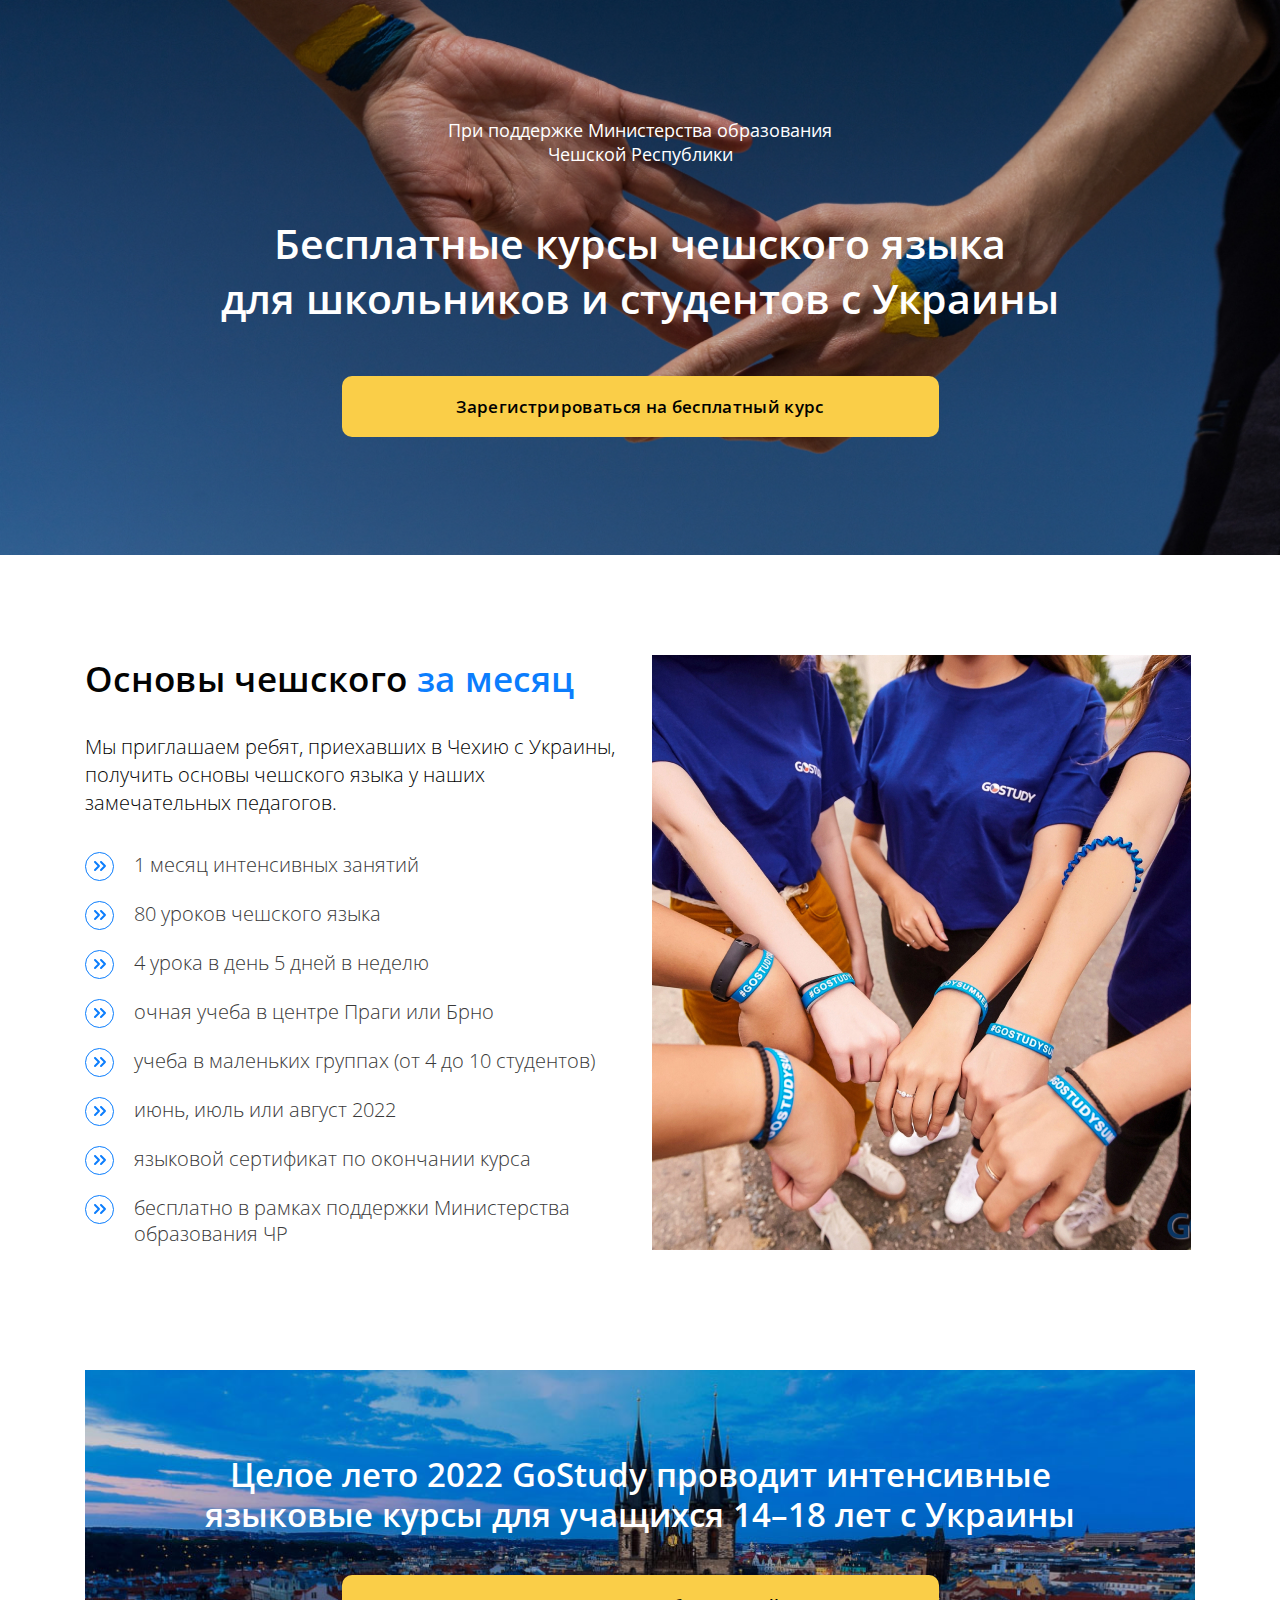
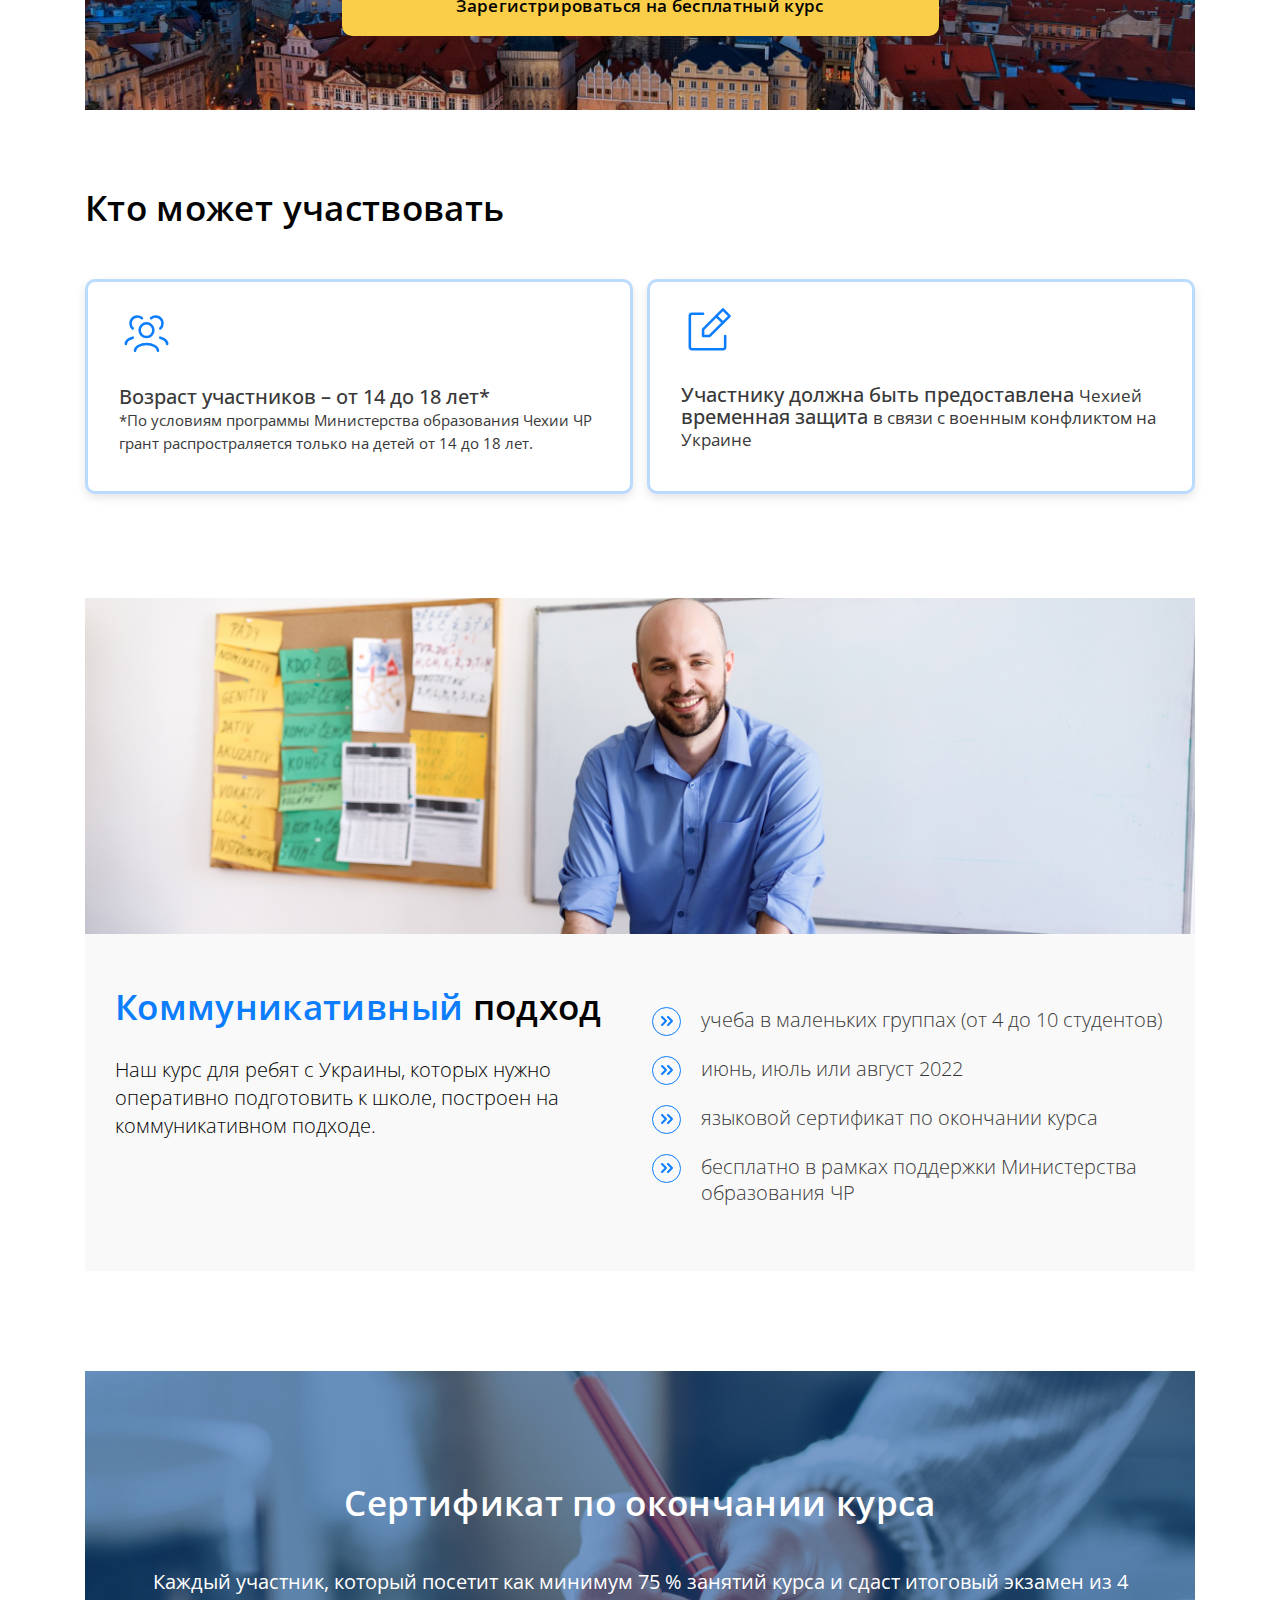
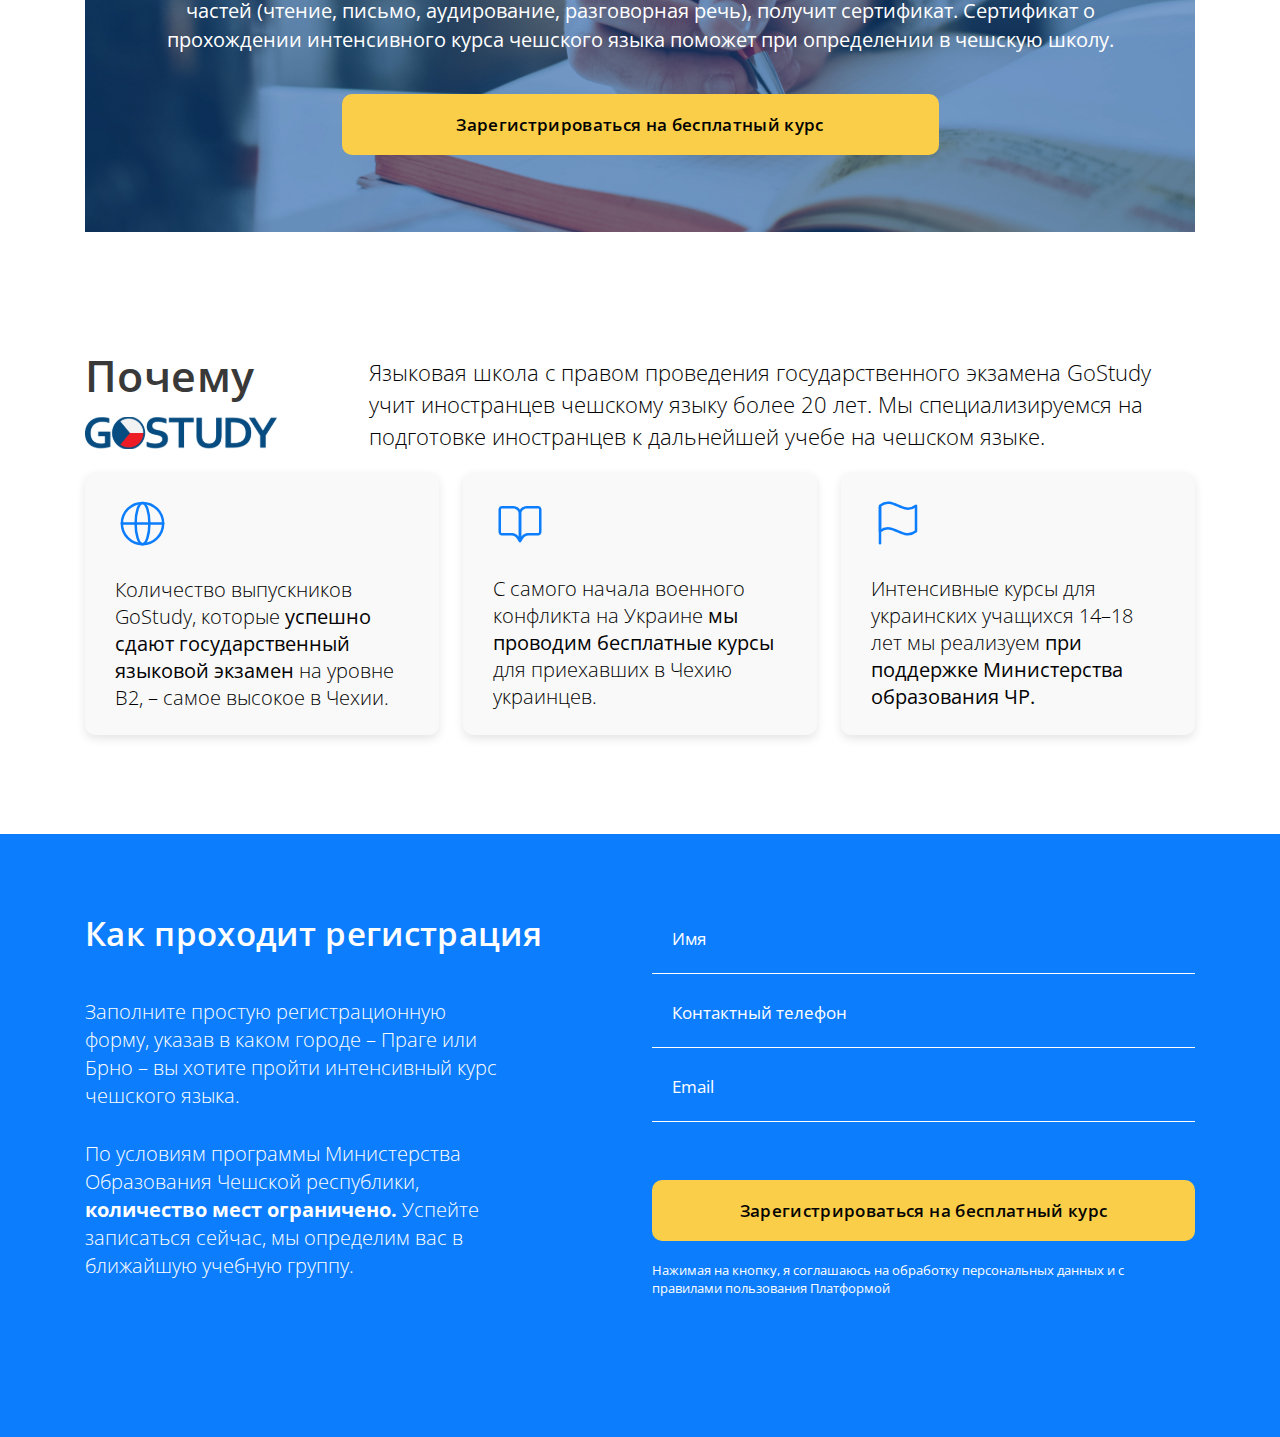
<file: course.html>
<!DOCTYPE html>
<html lang="ru">
<head>
    <meta charset="UTF-8">
    <meta http-equiv="X-UA-Compatible" content="IE=edge">
    <meta name="viewport" content="width=device-width, initial-scale=1.0">
    <title>GOSTUDY</title>
    <link rel="stylesheet" href="css/fonts.css">
    <link rel="preconnect" href="https://fonts.googleapis.com">
    <link rel="preconnect" href="https://fonts.gstatic.com" crossorigin>
    <link href="https://fonts.googleapis.com/css2?family=Open+Sans:wght@300;400;500;600;700&display=swap" rel="stylesheet">
    <link rel="stylesheet" href="css/bootstrap-grid.min.css">
    <link rel="stylesheet" href="slick/slick.css">
    <link rel="stylesheet" href="slick/slick-theme.css">
    <link rel="stylesheet" href="css/intlTelInput.css">
    <link rel="stylesheet" href="css/style.css">
    <link rel="stylesheet" href="css/test.css">
</head>
<body class="page-course">
    <section class="course">
        <div class="container">
            <div class="top-title">
                При поддержке Министерства образования <br> Чешской Республики
            </div>
            <!-- /.top-title -->
            <h1 class="title">
                Бесплатные курсы чешского языка <br>
                для школьников и студентов с Украины
            </h1>
            <!-- /.title -->
            <a href="#call" class="btn btn-course">
                Зарегистрироваться на бесплатный курс
            </a>
            <!-- /.btn btn-course -->
        </div>
        <!-- /.container -->
    </section>
    <!-- /.course -->
    <section class="base">
        <div class="container">
            <div class="row">
                <div class="col-lg-6">
                    <h2 class="sec-title">Основы чешского <span class="color">за месяц</span></h2>
                    <!-- /.sec-title -->
                    <p>
                        Мы приглашаем ребят, приехавших в Чехию с Украины, получить основы чешского языка у наших замечательных педагогов.
                    </p>
                    <ul class="gos-list">
                        <li>1 месяц интенсивных занятий</li>
                        <li>80 уроков чешского языка </li>
                        <li>4 урока в день 5 дней в неделю</li>
                        <li>очная учеба в центре Праги или Брно</li>
                        <li>учеба в маленьких группах (от 4 до 10 студентов)</li>
                        <li>июнь, июль или август 2022</li>
                        <li>языковой сертификат по окончании курса</li>
                        <li>бесплатно в рамках поддержки Министерства образования ЧР</li>
                    </ul>
                    <!-- /.gos-list -->
                </div>
                <!-- /.col-lg-6 -->
                <div class="col-lg-6">
                    <img class="base-img" src="img/course/2.jpg" alt="">
                </div>
                <!-- /.col-lg-6 -->
            </div>
            <!-- /.row -->
        </div>
        <!-- /.container -->
    </section>
    <!-- /.base -->
    <div class="container">
        <div class="summer">
            <h2>Целое лето 2022 GoStudy проводит интенсивные <br> языковые курсы  для учащихся 14–18 лет с Украины</h2>
            <a href="#call" class="btn btn-course">Зарегистрироваться на бесплатный курс</a>
            <!-- /.btn btn-course -->
        </div>
        <!-- /.summer -->
        <div class="course-why">
            <h2 class="sec-title">Кто может <span class="mob-color">участвовать</span>             </h2>
            <!-- /.sec-title -->
            <div class="course-why-list">
                <div class="course-why-item">
                    <div class="course-why-img">
                        <img src="img/course/users.svg" alt="">
                    </div>
                    <!-- /.course-why-img -->
                    <div class="course-why-title">
                        Возраст участников – от 14 до 18 лет* <br>
                        <span>
                            *По условиям программы Министерства образования Чехии ЧР грант распростраляется только на детей от 14 до 18 лет. 
                        </span>
                    </div>
                    <!-- /.course-why-title -->
                </div>
                <!-- /.course-why-item -->
                <div class="course-why-item">
                    <div class="course-why-img">
                        <img src="img/course/edit.svg" alt="">
                    </div>
                    <!-- /.course-why-img -->
                    <div class="course-why-title">
                        Участнику должна быть предоставлена <small>Чехией</small> временная защита <small>в связи с военным конфликтом на Украине</small>
                    </div>
                    <!-- /.course-why-title -->
                </div>
                <!-- /.course-why-item -->
            </div>
            <!-- /.course-why-list -->
        </div>
        <!-- /.course-why -->
        <div class="comm">
            <img src="img/course/comm.jpg" alt="" class="comm-img comm-img-desc">
            <img src="img/course/m-comm.jpg" alt="" class="comm-img comm-img-mob">
            <div class="row comm-row">
                <div class="col-lg-6">
                    <h2 class="sec-title"><span class="color">Коммуникативный </span>подход</h2>
                    <!-- /.sec-title -->
                    <p>
                        Наш курс для ребят с Украины, которых нужно оперативно подготовить к школе, построен на коммуникативном подходе.
                    </p>
                </div>
                <!-- /.col-lg-6 -->
                <div class="col-lg-6">
                    <ul class="gos-list">
                        <li>
                            учеба в маленьких группах (от 4 до 10 студентов)
                        </li>
                        <li>
                            июнь, июль или август 2022
                        </li>
                        <li>
                            языковой сертификат по окончании курса
                        </li>
                        <li>
                            бесплатно в рамках поддержки Министерства образования ЧР
                        </li>
                    </ul>
                    <!-- /.list -->
                </div>
                <!-- /.col-lg-6 -->
            </div>
            <!-- /.row -->
        </div>
        <!-- /.comm -->
        
        <div class="cert">
            <h2 class="sec-title">Сертификат по окончании курса</h2>
            <!-- /.sec-title -->
            <div class="cert-text">
                <p>
                    Каждый участник, который посетит как минимум 75 % занятий курса и сдаст итоговый экзамен из 4 частей (чтение, письмо, аудирование, разговорная речь), получит сертификат. Сертификат о прохождении интенсивного курса чешского языка поможет при определении в чешскую школу. 
                </p>
                <a href="#call" class="btn btn-course">
                    Зарегистрироваться на бесплатный курс
                </a>
                <!-- /.btn-btn-course -->
            </div>
            <!-- /.cert-text -->
        </div>
        <!-- /.cert -->
        <div class="gos-features">
            
            <div class="row">
                <div class=" col-lg-3">
                    <h2>Почему</h2>
                    <img src="img/course/gos.svg" alt="" class="gos-features-img-top">
                </div>
                <!-- /.row col-lg-3 -->
                <div class="col-lg-9">
                    <p>
                        Языковая школа с правом проведения государственного экзамена GoStudy учит иностранцев чешскому языку более 20 лет. Мы специализируемся на подготовке иностранцев к дальнейшей учебе на чешском языке. 
                    </p>
                </div>
                <!-- /.col-lg-9 -->
            </div>
            <!-- /.row -->
            
            <div class="row">
                <div class="col-lg-4">
                    <div class="gos-features-item">
                        <div class="gos-features-img">
                            <img src="img/course/g1.svg" alt="">
                        </div>
                        <!-- /.gos-features-img -->
                        <div class="gos-features-text">
                            Количество выпускников GoStudy, которые <span>успешно сдают государственный языковой экзамен</span> на уровне B2, – самое высокое в Чехии. 
                        </div>
                        <!-- /.gos-features-text -->
                    </div>
                    <!-- /.gos-features-item -->
                </div>
                <!-- /.col-lg-4 -->
                <div class="col-lg-4">
                    <div class="gos-features-item">
                        <div class="gos-features-img">
                            <img src="img/course/g2.svg" alt="">
                        </div>
                        <!-- /.gos-features-img -->
                        <div class="gos-features-text">
                            С самого начала военного конфликта на Украине <span>мы проводим бесплатные курсы</span> для приехавших в Чехию украинцев.
                        </div>
                        <!-- /.gos-features-text -->
                    </div>
                    <!-- /.gos-features-item -->
                </div>
                <!-- /.col-lg-4 -->
                <div class="col-lg-4">
                    <div class="gos-features-item">
                        <div class="gos-features-img">
                            <img src="img/course/g3.svg" alt="">
                        </div>
                        <!-- /.gos-features-img -->
                        <div class="gos-features-text">
                            Интенсивные курсы для украинских учащихся 14–18 лет мы реализуем <span>при поддержке Министерства образования ЧР.</span> 
                        </div>
                        <!-- /.gos-features-text -->
                    </div>
                    <!-- /.gos-features-item -->
                </div>
                <!-- /.col-lg-4 -->
            </div>
            <!-- /.row -->
        </div>
        <!-- /.gos-features -->
        
    </div>
    <!-- /.container -->
    <section class="reg" id="call">
        <div class="container">
            <div class="row">
                <div class="col-lg-6">
                    <h2 class="sec-title">Как проходит регистрация</h2>
                    <!-- /.sec-title -->
                    <p>
                        Заполните простую регистрационную форму, указав в каком городе – Праге или Брно – вы хотите пройти интенсивный курс чешского языка.
                    </p>
                    <p>
                        По условиям программы Министерства Образования Чешской республики, <span>количество мест ограничено.</span> Успейте записаться сейчас, мы определим вас в ближайшую учебную группу. 
                    </p>
                </div>
                <!-- /.col-lg-6 -->
                <div class="col-lg-6">
                    <form action="#" class="g-form">
                        <label for="">
                            <input type="text" class="g-input inputmask-name" required>
                            <span>Имя</span>
                        </label>
                        <label for="">
                            <input type="tel" class="g-input inputmask-tel" required>
                            <span>Контактный телефон</span>
                        </label>
                        <label for="">
                            <input type="text" class="g-input inputmask-email" required>
                            <span>Email</span>
                        </label>
                        <button type="submit" class="btn btn-course">Зарегистрироваться на бесплатный курс</button>
                        <!-- /.btn btn-course -->
                        <small>
                            <a href="https://www.gostudy.cz/informacziya-ob-obrabotke-personalnyh-dannyh">
                                Нажимая на кнопку, я соглашаюсь на обработку персональных данных и с правилами пользования Платформой
                            </a>
                        </small>
                    </form>
                    <!-- /.form -->
                </div>
                <!-- /.col-lg-6 -->
            </div>
            <!-- /.row -->
        </div>
        <!-- /.container -->
    </section>
    <!-- /.reg -->
    
    










    <script src="https://code.jquery.com/jquery-3.6.0.min.js"></script>
    
    
    <script src="js/jquery.inputmask.bundle.min.js"></script>
    <script src="js/script.js"></script>
    <script src="js/script.2.js"></script>

</body>
</html>
</file>
<file: css/fonts.css>
@font-face {
    font-family: 'Source Sans Pro';
    src: local('Source Sans Pro'), local('Source Sans Pro'),
        url('../fonts/SourceSansPro.ttf') format('truetype');
    font-weight: 500;
    font-style: normal;
}

@font-face {
    font-family: 'Source Sans Pro';
    src: local('Source Sans Pro'), local('Source Sans Pro'),
        url('../fonts/SourceSansPro-SemiBold.ttf') format('truetype');
    font-weight: 600;
    font-style: normal;
}

@font-face {
    font-family: 'Gilroy';
    src: local('Gilroy Ultra Light'), local('Gilroy-Ultra-Light'),
        url('../fonts/Gilroy-UltraLight.woff2') format('woff2'),
        url('../fonts/Gilroy-UltraLight.woff') format('woff'),
        url('../fonts/Gilroy-UltraLight.ttf') format('truetype');
    font-weight: 250;
    font-style: normal;
}


@font-face {
    font-family: 'Gilroy';
    src: local('Gilroy'), local('Gilroy'),
        url('../fonts/Gilroy-Light.woff2') format('woff2'),
        url('../fonts/Gilroy-Light.woff') format('woff'),
        url('../fonts/Gilroy-Light.ttf') format('truetype');
    font-weight: 400;
    font-style: normal;
}

@font-face {
    font-family: 'Gilroy';
    src: local('Gilroy'), local('Gilroy'),
        url('../fonts/Gilroy-Regular.woff2') format('woff2'),
        url('../fonts/Gilroy-Regular.woff') format('woff'),
        url('../fonts/Gilroy-Regular.ttf') format('truetype');
    font-weight: 500;
    font-style: normal;
}
</file>
<file: css/intlTelInput.css>
/*Styling Selectbox*/
.dropdown {
  width: 300px;
  display: inline-block;
  background-color: #fff;
  border-radius: 2px;
  box-shadow: 0 0 2px rgb(204, 204, 204);
  transition: all .5s ease;
  position: relative;
  font-size: 14px;
  color: #474747;
  height: 100%;
  text-align: left
}
.dropdown .select {
    cursor: pointer;
    display: block;
    padding: 10px
}
.dropdown .select > i {
    font-size: 13px;
    color: #888;
    cursor: pointer;
    transition: all .3s ease-in-out;
    float: right;
    line-height: 20px
}
.dropdown:hover {
    box-shadow: 0 0 4px rgb(204, 204, 204)
}
.dropdown:active {
    background-color: #f8f8f8
}

.dropdown.active .select > i {
    transform: rotate(-90deg)
}
.dropdown .dropdown-menu {
    position: absolute;
    background-color: #fff;
    width: 100%;
    left: 0;
    margin-top: 1px;
    box-shadow: 0 1px 2px rgb(204, 204, 204);
    border-radius: 0 1px 2px 2px;
    overflow: hidden;
    display: none;
    overflow-y: auto;
    z-index: 9
}
.dropdown .dropdown-menu li {
    padding: 10px;
    transition: all .2s ease-in-out;
    cursor: pointer
} 
.dropdown .dropdown-menu {
    padding: 0;
    list-style: none
}
.dropdown .dropdown-menu li:hover {
    background-color: #f2f2f2
}
.dropdown .dropdown-menu li:active {
    background-color: #e2e2e2
}




.iti {
    position: relative;
    display: inline-block; }
    .iti * {
      box-sizing: border-box;
      -moz-box-sizing: border-box; }
    .iti__hide {
      display: none; }
    .iti__v-hide {
      visibility: hidden; }
    .iti input, .iti input[type=text], .iti input[type=tel] {
      position: relative;
      z-index: 0;
      margin-top: 0 !important;
      margin-bottom: 0 !important;
      padding-right: 36px;
      margin-right: 0; }
    .iti__flag-container {
      position: absolute;
      top: 0;
      bottom: 0;
      right: 0;
      padding: 1px; }
    .iti__selected-flag {
      z-index: 1;
      position: relative;
      display: flex;
      align-items: center;
      height: 100%;
      padding: 0 6px 0 8px; }
    .iti__arrow {
      margin-left: 6px;
      width: 0;
      height: 0;
      border-left: 3px solid transparent;
      border-right: 3px solid transparent;
      border-top: 4px solid #555; }
      .iti__arrow--up {
        border-top: none;
        border-bottom: 4px solid #555; }
    .iti__country-list {
      position: absolute;
      z-index: 2;
      list-style: none;
      text-align: left;
      padding: 0;
      margin: 0 0 0 -1px;
      box-shadow: 1px 1px 4px rgba(0, 0, 0, 0.2);
      background-color: white;
      border: 1px solid #CCC;
      white-space: nowrap;
      max-height: 200px;
      overflow-y: scroll;
      -webkit-overflow-scrolling: touch; }
      .iti__country-list--dropup {
        bottom: 100%;
        margin-bottom: -1px; }
      @media (max-width: 500px) {
        .iti__country-list {
          white-space: normal; } }
    .iti__flag-box {
      display: inline-block;
      width: 20px; }
    .iti__divider {
      padding-bottom: 5px;
      margin-bottom: 5px;
      border-bottom: 1px solid #CCC; }
    .iti__country {
      padding: 5px 10px;
      outline: none; }
    .iti__dial-code {
      color: #999; }
    .iti__country.iti__highlight {
      background-color: rgba(0, 0, 0, 0.05); }
    .iti__flag-box, .iti__country-name, .iti__dial-code {
      vertical-align: middle; }
    .iti__flag-box, .iti__country-name {
      margin-right: 6px; }
    .iti--allow-dropdown input, .iti--allow-dropdown input[type=text], .iti--allow-dropdown input[type=tel], .iti--separate-dial-code input, .iti--separate-dial-code input[type=text], .iti--separate-dial-code input[type=tel] {
      padding-right: 6px;
      padding-left: 52px;
      margin-left: 0; }
    .iti--allow-dropdown .iti__flag-container, .iti--separate-dial-code .iti__flag-container {
      right: auto;
      left: 0; }
    .iti--allow-dropdown .iti__flag-container:hover {
      cursor: pointer; }
      .iti--allow-dropdown .iti__flag-container:hover .iti__selected-flag {
        background-color: rgba(0, 0, 0, 0.05); }
    .iti--allow-dropdown input[disabled] + .iti__flag-container:hover,
    .iti--allow-dropdown input[readonly] + .iti__flag-container:hover {
      cursor: default; }
      .iti--allow-dropdown input[disabled] + .iti__flag-container:hover .iti__selected-flag,
      .iti--allow-dropdown input[readonly] + .iti__flag-container:hover .iti__selected-flag {
        background-color: transparent; }
    .iti--separate-dial-code .iti__selected-flag {
      background-color: rgba(0, 0, 0, 0.05); }
    .iti--separate-dial-code .iti__selected-dial-code {
      margin-left: 6px; }
    .iti--container {
      position: absolute;
      top: -1000px;
      left: -1000px;
      z-index: 1060;
      padding: 1px; }
      .iti--container:hover {
        cursor: pointer; }
  
  .iti-mobile .iti--container {
    top: 30px;
    bottom: 30px;
    left: 30px;
    right: 30px;
    position: fixed; }
  
  .iti-mobile .iti__country-list {
    max-height: 100%;
    width: 100%; }
  
  .iti-mobile .iti__country {
    padding: 10px 10px;
    line-height: 1.5em; }
  
  .iti__flag {
    width: 20px; }
    .iti__flag.iti__be {
      width: 18px; }
    .iti__flag.iti__ch {
      width: 15px; }
    .iti__flag.iti__mc {
      width: 19px; }
    .iti__flag.iti__ne {
      width: 18px; }
    .iti__flag.iti__np {
      width: 13px; }
    .iti__flag.iti__va {
      width: 15px; }
    @media (-webkit-min-device-pixel-ratio: 2), (min-resolution: 192dpi) {
      .iti__flag {
        background-size: 5652px 15px; } }
    .iti__flag.iti__ac {
      height: 10px;
      background-position: 0px 0px; }
    .iti__flag.iti__ad {
      height: 14px;
      background-position: -22px 0px; }
    .iti__flag.iti__ae {
      height: 10px;
      background-position: -44px 0px; }
    .iti__flag.iti__af {
      height: 14px;
      background-position: -66px 0px; }
    .iti__flag.iti__ag {
      height: 14px;
      background-position: -88px 0px; }
    .iti__flag.iti__ai {
      height: 10px;
      background-position: -110px 0px; }
    .iti__flag.iti__al {
      height: 15px;
      background-position: -132px 0px; }
    .iti__flag.iti__am {
      height: 10px;
      background-position: -154px 0px; }
    .iti__flag.iti__ao {
      height: 14px;
      background-position: -176px 0px; }
    .iti__flag.iti__aq {
      height: 14px;
      background-position: -198px 0px; }
    .iti__flag.iti__ar {
      height: 13px;
      background-position: -220px 0px; }
    .iti__flag.iti__as {
      height: 10px;
      background-position: -242px 0px; }
    .iti__flag.iti__at {
      height: 14px;
      background-position: -264px 0px; }
    .iti__flag.iti__au {
      height: 10px;
      background-position: -286px 0px; }
    .iti__flag.iti__aw {
      height: 14px;
      background-position: -308px 0px; }
    .iti__flag.iti__ax {
      height: 13px;
      background-position: -330px 0px; }
    .iti__flag.iti__az {
      height: 10px;
      background-position: -352px 0px; }
    .iti__flag.iti__ba {
      height: 10px;
      background-position: -374px 0px; }
    .iti__flag.iti__bb {
      height: 14px;
      background-position: -396px 0px; }
    .iti__flag.iti__bd {
      height: 12px;
      background-position: -418px 0px; }
    .iti__flag.iti__be {
      height: 15px;
      background-position: -440px 0px; }
    .iti__flag.iti__bf {
      height: 14px;
      background-position: -460px 0px; }
    .iti__flag.iti__bg {
      height: 12px;
      background-position: -482px 0px; }
    .iti__flag.iti__bh {
      height: 12px;
      background-position: -504px 0px; }
    .iti__flag.iti__bi {
      height: 12px;
      background-position: -526px 0px; }
    .iti__flag.iti__bj {
      height: 14px;
      background-position: -548px 0px; }
    .iti__flag.iti__bl {
      height: 14px;
      background-position: -570px 0px; }
    .iti__flag.iti__bm {
      height: 10px;
      background-position: -592px 0px; }
    .iti__flag.iti__bn {
      height: 10px;
      background-position: -614px 0px; }
    .iti__flag.iti__bo {
      height: 14px;
      background-position: -636px 0px; }
    .iti__flag.iti__bq {
      height: 14px;
      background-position: -658px 0px; }
    .iti__flag.iti__br {
      height: 14px;
      background-position: -680px 0px; }
    .iti__flag.iti__bs {
      height: 10px;
      background-position: -702px 0px; }
    .iti__flag.iti__bt {
      height: 14px;
      background-position: -724px 0px; }
    .iti__flag.iti__bv {
      height: 15px;
      background-position: -746px 0px; }
    .iti__flag.iti__bw {
      height: 14px;
      background-position: -768px 0px; }
    .iti__flag.iti__by {
      height: 10px;
      background-position: -790px 0px; }
    .iti__flag.iti__bz {
      height: 14px;
      background-position: -812px 0px; }
    .iti__flag.iti__ca {
      height: 10px;
      background-position: -834px 0px; }
    .iti__flag.iti__cc {
      height: 10px;
      background-position: -856px 0px; }
    .iti__flag.iti__cd {
      height: 15px;
      background-position: -878px 0px; }
    .iti__flag.iti__cf {
      height: 14px;
      background-position: -900px 0px; }
    .iti__flag.iti__cg {
      height: 14px;
      background-position: -922px 0px; }
    .iti__flag.iti__ch {
      height: 15px;
      background-position: -944px 0px; }
    .iti__flag.iti__ci {
      height: 14px;
      background-position: -961px 0px; }
    .iti__flag.iti__ck {
      height: 10px;
      background-position: -983px 0px; }
    .iti__flag.iti__cl {
      height: 14px;
      background-position: -1005px 0px; }
    .iti__flag.iti__cm {
      height: 14px;
      background-position: -1027px 0px; }
    .iti__flag.iti__cn {
      height: 14px;
      background-position: -1049px 0px; }
    .iti__flag.iti__co {
      height: 14px;
      background-position: -1071px 0px; }
    .iti__flag.iti__cp {
      height: 14px;
      background-position: -1093px 0px; }
    .iti__flag.iti__cr {
      height: 12px;
      background-position: -1115px 0px; }
    .iti__flag.iti__cu {
      height: 10px;
      background-position: -1137px 0px; }
    .iti__flag.iti__cv {
      height: 12px;
      background-position: -1159px 0px; }
    .iti__flag.iti__cw {
      height: 14px;
      background-position: -1181px 0px; }
    .iti__flag.iti__cx {
      height: 10px;
      background-position: -1203px 0px; }
    .iti__flag.iti__cy {
      height: 14px;
      background-position: -1225px 0px; }
    .iti__flag.iti__cz {
      height: 14px;
      background-position: -1247px 0px; }
    .iti__flag.iti__de {
      height: 12px;
      background-position: -1269px 0px; }
    .iti__flag.iti__dg {
      height: 10px;
      background-position: -1291px 0px; }
    .iti__flag.iti__dj {
      height: 14px;
      background-position: -1313px 0px; }
    .iti__flag.iti__dk {
      height: 15px;
      background-position: -1335px 0px; }
    .iti__flag.iti__dm {
      height: 10px;
      background-position: -1357px 0px; }
    .iti__flag.iti__do {
      height: 14px;
      background-position: -1379px 0px; }
    .iti__flag.iti__dz {
      height: 14px;
      background-position: -1401px 0px; }
    .iti__flag.iti__ea {
      height: 14px;
      background-position: -1423px 0px; }
    .iti__flag.iti__ec {
      height: 14px;
      background-position: -1445px 0px; }
    .iti__flag.iti__ee {
      height: 13px;
      background-position: -1467px 0px; }
    .iti__flag.iti__eg {
      height: 14px;
      background-position: -1489px 0px; }
    .iti__flag.iti__eh {
      height: 10px;
      background-position: -1511px 0px; }
    .iti__flag.iti__er {
      height: 10px;
      background-position: -1533px 0px; }
    .iti__flag.iti__es {
      height: 14px;
      background-position: -1555px 0px; }
    .iti__flag.iti__et {
      height: 10px;
      background-position: -1577px 0px; }
    .iti__flag.iti__eu {
      height: 14px;
      background-position: -1599px 0px; }
    .iti__flag.iti__fi {
      height: 12px;
      background-position: -1621px 0px; }
    .iti__flag.iti__fj {
      height: 10px;
      background-position: -1643px 0px; }
    .iti__flag.iti__fk {
      height: 10px;
      background-position: -1665px 0px; }
    .iti__flag.iti__fm {
      height: 11px;
      background-position: -1687px 0px; }
    .iti__flag.iti__fo {
      height: 15px;
      background-position: -1709px 0px; }
    .iti__flag.iti__fr {
      height: 14px;
      background-position: -1731px 0px; }
    .iti__flag.iti__ga {
      height: 15px;
      background-position: -1753px 0px; }
    .iti__flag.iti__gb {
      height: 10px;
      background-position: -1775px 0px; }
    .iti__flag.iti__gd {
      height: 12px;
      background-position: -1797px 0px; }
    .iti__flag.iti__ge {
      height: 14px;
      background-position: -1819px 0px; }
    .iti__flag.iti__gf {
      height: 14px;
      background-position: -1841px 0px; }
    .iti__flag.iti__gg {
      height: 14px;
      background-position: -1863px 0px; }
    .iti__flag.iti__gh {
      height: 14px;
      background-position: -1885px 0px; }
    .iti__flag.iti__gi {
      height: 10px;
      background-position: -1907px 0px; }
    .iti__flag.iti__gl {
      height: 14px;
      background-position: -1929px 0px; }
    .iti__flag.iti__gm {
      height: 14px;
      background-position: -1951px 0px; }
    .iti__flag.iti__gn {
      height: 14px;
      background-position: -1973px 0px; }
    .iti__flag.iti__gp {
      height: 14px;
      background-position: -1995px 0px; }
    .iti__flag.iti__gq {
      height: 14px;
      background-position: -2017px 0px; }
    .iti__flag.iti__gr {
      height: 14px;
      background-position: -2039px 0px; }
    .iti__flag.iti__gs {
      height: 10px;
      background-position: -2061px 0px; }
    .iti__flag.iti__gt {
      height: 13px;
      background-position: -2083px 0px; }
    .iti__flag.iti__gu {
      height: 11px;
      background-position: -2105px 0px; }
    .iti__flag.iti__gw {
      height: 10px;
      background-position: -2127px 0px; }
    .iti__flag.iti__gy {
      height: 12px;
      background-position: -2149px 0px; }
    .iti__flag.iti__hk {
      height: 14px;
      background-position: -2171px 0px; }
    .iti__flag.iti__hm {
      height: 10px;
      background-position: -2193px 0px; }
    .iti__flag.iti__hn {
      height: 10px;
      background-position: -2215px 0px; }
    .iti__flag.iti__hr {
      height: 10px;
      background-position: -2237px 0px; }
    .iti__flag.iti__ht {
      height: 12px;
      background-position: -2259px 0px; }
    .iti__flag.iti__hu {
      height: 10px;
      background-position: -2281px 0px; }
    .iti__flag.iti__ic {
      height: 14px;
      background-position: -2303px 0px; }
    .iti__flag.iti__id {
      height: 14px;
      background-position: -2325px 0px; }
    .iti__flag.iti__ie {
      height: 10px;
      background-position: -2347px 0px; }
    .iti__flag.iti__il {
      height: 15px;
      background-position: -2369px 0px; }
    .iti__flag.iti__im {
      height: 10px;
      background-position: -2391px 0px; }
    .iti__flag.iti__in {
      height: 14px;
      background-position: -2413px 0px; }
    .iti__flag.iti__io {
      height: 10px;
      background-position: -2435px 0px; }
    .iti__flag.iti__iq {
      height: 14px;
      background-position: -2457px 0px; }
    .iti__flag.iti__ir {
      height: 12px;
      background-position: -2479px 0px; }
    .iti__flag.iti__is {
      height: 15px;
      background-position: -2501px 0px; }
    .iti__flag.iti__it {
      height: 14px;
      background-position: -2523px 0px; }
    .iti__flag.iti__je {
      height: 12px;
      background-position: -2545px 0px; }
    .iti__flag.iti__jm {
      height: 10px;
      background-position: -2567px 0px; }
    .iti__flag.iti__jo {
      height: 10px;
      background-position: -2589px 0px; }
    .iti__flag.iti__jp {
      height: 14px;
      background-position: -2611px 0px; }
    .iti__flag.iti__ke {
      height: 14px;
      background-position: -2633px 0px; }
    .iti__flag.iti__kg {
      height: 12px;
      background-position: -2655px 0px; }
    .iti__flag.iti__kh {
      height: 13px;
      background-position: -2677px 0px; }
    .iti__flag.iti__ki {
      height: 10px;
      background-position: -2699px 0px; }
    .iti__flag.iti__km {
      height: 12px;
      background-position: -2721px 0px; }
    .iti__flag.iti__kn {
      height: 14px;
      background-position: -2743px 0px; }
    .iti__flag.iti__kp {
      height: 10px;
      background-position: -2765px 0px; }
    .iti__flag.iti__kr {
      height: 14px;
      background-position: -2787px 0px; }
    .iti__flag.iti__kw {
      height: 10px;
      background-position: -2809px 0px; }
    .iti__flag.iti__ky {
      height: 10px;
      background-position: -2831px 0px; }
    .iti__flag.iti__kz {
      height: 10px;
      background-position: -2853px 0px; }
    .iti__flag.iti__la {
      height: 14px;
      background-position: -2875px 0px; }
    .iti__flag.iti__lb {
      height: 14px;
      background-position: -2897px 0px; }
    .iti__flag.iti__lc {
      height: 10px;
      background-position: -2919px 0px; }
    .iti__flag.iti__li {
      height: 12px;
      background-position: -2941px 0px; }
    .iti__flag.iti__lk {
      height: 10px;
      background-position: -2963px 0px; }
    .iti__flag.iti__lr {
      height: 11px;
      background-position: -2985px 0px; }
    .iti__flag.iti__ls {
      height: 14px;
      background-position: -3007px 0px; }
    .iti__flag.iti__lt {
      height: 12px;
      background-position: -3029px 0px; }
    .iti__flag.iti__lu {
      height: 12px;
      background-position: -3051px 0px; }
    .iti__flag.iti__lv {
      height: 10px;
      background-position: -3073px 0px; }
    .iti__flag.iti__ly {
      height: 10px;
      background-position: -3095px 0px; }
    .iti__flag.iti__ma {
      height: 14px;
      background-position: -3117px 0px; }
    .iti__flag.iti__mc {
      height: 15px;
      background-position: -3139px 0px; }
    .iti__flag.iti__md {
      height: 10px;
      background-position: -3160px 0px; }
    .iti__flag.iti__me {
      height: 10px;
      background-position: -3182px 0px; }
    .iti__flag.iti__mf {
      height: 14px;
      background-position: -3204px 0px; }
    .iti__flag.iti__mg {
      height: 14px;
      background-position: -3226px 0px; }
    .iti__flag.iti__mh {
      height: 11px;
      background-position: -3248px 0px; }
    .iti__flag.iti__mk {
      height: 10px;
      background-position: -3270px 0px; }
    .iti__flag.iti__ml {
      height: 14px;
      background-position: -3292px 0px; }
    .iti__flag.iti__mm {
      height: 14px;
      background-position: -3314px 0px; }
    .iti__flag.iti__mn {
      height: 10px;
      background-position: -3336px 0px; }
    .iti__flag.iti__mo {
      height: 14px;
      background-position: -3358px 0px; }
    .iti__flag.iti__mp {
      height: 10px;
      background-position: -3380px 0px; }
    .iti__flag.iti__mq {
      height: 14px;
      background-position: -3402px 0px; }
    .iti__flag.iti__mr {
      height: 14px;
      background-position: -3424px 0px; }
    .iti__flag.iti__ms {
      height: 10px;
      background-position: -3446px 0px; }
    .iti__flag.iti__mt {
      height: 14px;
      background-position: -3468px 0px; }
    .iti__flag.iti__mu {
      height: 14px;
      background-position: -3490px 0px; }
    .iti__flag.iti__mv {
      height: 14px;
      background-position: -3512px 0px; }
    .iti__flag.iti__mw {
      height: 14px;
      background-position: -3534px 0px; }
    .iti__flag.iti__mx {
      height: 12px;
      background-position: -3556px 0px; }
    .iti__flag.iti__my {
      height: 10px;
      background-position: -3578px 0px; }
    .iti__flag.iti__mz {
      height: 14px;
      background-position: -3600px 0px; }
    .iti__flag.iti__na {
      height: 14px;
      background-position: -3622px 0px; }
    .iti__flag.iti__nc {
      height: 10px;
      background-position: -3644px 0px; }
    .iti__flag.iti__ne {
      height: 15px;
      background-position: -3666px 0px; }
    .iti__flag.iti__nf {
      height: 10px;
      background-position: -3686px 0px; }
    .iti__flag.iti__ng {
      height: 10px;
      background-position: -3708px 0px; }
    .iti__flag.iti__ni {
      height: 12px;
      background-position: -3730px 0px; }
    .iti__flag.iti__nl {
      height: 14px;
      background-position: -3752px 0px; }
    .iti__flag.iti__no {
      height: 15px;
      background-position: -3774px 0px; }
    .iti__flag.iti__np {
      height: 15px;
      background-position: -3796px 0px; }
    .iti__flag.iti__nr {
      height: 10px;
      background-position: -3811px 0px; }
    .iti__flag.iti__nu {
      height: 10px;
      background-position: -3833px 0px; }
    .iti__flag.iti__nz {
      height: 10px;
      background-position: -3855px 0px; }
    .iti__flag.iti__om {
      height: 10px;
      background-position: -3877px 0px; }
    .iti__flag.iti__pa {
      height: 14px;
      background-position: -3899px 0px; }
    .iti__flag.iti__pe {
      height: 14px;
      background-position: -3921px 0px; }
    .iti__flag.iti__pf {
      height: 14px;
      background-position: -3943px 0px; }
    .iti__flag.iti__pg {
      height: 15px;
      background-position: -3965px 0px; }
    .iti__flag.iti__ph {
      height: 10px;
      background-position: -3987px 0px; }
    .iti__flag.iti__pk {
      height: 14px;
      background-position: -4009px 0px; }
    .iti__flag.iti__pl {
      height: 13px;
      background-position: -4031px 0px; }
    .iti__flag.iti__pm {
      height: 14px;
      background-position: -4053px 0px; }
    .iti__flag.iti__pn {
      height: 10px;
      background-position: -4075px 0px; }
    .iti__flag.iti__pr {
      height: 14px;
      background-position: -4097px 0px; }
    .iti__flag.iti__ps {
      height: 10px;
      background-position: -4119px 0px; }
    .iti__flag.iti__pt {
      height: 14px;
      background-position: -4141px 0px; }
    .iti__flag.iti__pw {
      height: 13px;
      background-position: -4163px 0px; }
    .iti__flag.iti__py {
      height: 11px;
      background-position: -4185px 0px; }
    .iti__flag.iti__qa {
      height: 8px;
      background-position: -4207px 0px; }
    .iti__flag.iti__re {
      height: 14px;
      background-position: -4229px 0px; }
    .iti__flag.iti__ro {
      height: 14px;
      background-position: -4251px 0px; }
    .iti__flag.iti__rs {
      height: 14px;
      background-position: -4273px 0px; }
    .iti__flag.iti__ru {
      height: 14px;
      background-position: -4295px 0px; }
    .iti__flag.iti__rw {
      height: 14px;
      background-position: -4317px 0px; }
    .iti__flag.iti__sa {
      height: 14px;
      background-position: -4339px 0px; }
    .iti__flag.iti__sb {
      height: 10px;
      background-position: -4361px 0px; }
    .iti__flag.iti__sc {
      height: 10px;
      background-position: -4383px 0px; }
    .iti__flag.iti__sd {
      height: 10px;
      background-position: -4405px 0px; }
    .iti__flag.iti__se {
      height: 13px;
      background-position: -4427px 0px; }
    .iti__flag.iti__sg {
      height: 14px;
      background-position: -4449px 0px; }
    .iti__flag.iti__sh {
      height: 10px;
      background-position: -4471px 0px; }
    .iti__flag.iti__si {
      height: 10px;
      background-position: -4493px 0px; }
    .iti__flag.iti__sj {
      height: 15px;
      background-position: -4515px 0px; }
    .iti__flag.iti__sk {
      height: 14px;
      background-position: -4537px 0px; }
    .iti__flag.iti__sl {
      height: 14px;
      background-position: -4559px 0px; }
    .iti__flag.iti__sm {
      height: 15px;
      background-position: -4581px 0px; }
    .iti__flag.iti__sn {
      height: 14px;
      background-position: -4603px 0px; }
    .iti__flag.iti__so {
      height: 14px;
      background-position: -4625px 0px; }
    .iti__flag.iti__sr {
      height: 14px;
      background-position: -4647px 0px; }
    .iti__flag.iti__ss {
      height: 10px;
      background-position: -4669px 0px; }
    .iti__flag.iti__st {
      height: 10px;
      background-position: -4691px 0px; }
    .iti__flag.iti__sv {
      height: 12px;
      background-position: -4713px 0px; }
    .iti__flag.iti__sx {
      height: 14px;
      background-position: -4735px 0px; }
    .iti__flag.iti__sy {
      height: 14px;
      background-position: -4757px 0px; }
    .iti__flag.iti__sz {
      height: 14px;
      background-position: -4779px 0px; }
    .iti__flag.iti__ta {
      height: 10px;
      background-position: -4801px 0px; }
    .iti__flag.iti__tc {
      height: 10px;
      background-position: -4823px 0px; }
    .iti__flag.iti__td {
      height: 14px;
      background-position: -4845px 0px; }
    .iti__flag.iti__tf {
      height: 14px;
      background-position: -4867px 0px; }
    .iti__flag.iti__tg {
      height: 13px;
      background-position: -4889px 0px; }
    .iti__flag.iti__th {
      height: 14px;
      background-position: -4911px 0px; }
    .iti__flag.iti__tj {
      height: 10px;
      background-position: -4933px 0px; }
    .iti__flag.iti__tk {
      height: 10px;
      background-position: -4955px 0px; }
    .iti__flag.iti__tl {
      height: 10px;
      background-position: -4977px 0px; }
    .iti__flag.iti__tm {
      height: 14px;
      background-position: -4999px 0px; }
    .iti__flag.iti__tn {
      height: 14px;
      background-position: -5021px 0px; }
    .iti__flag.iti__to {
      height: 10px;
      background-position: -5043px 0px; }
    .iti__flag.iti__tr {
      height: 14px;
      background-position: -5065px 0px; }
    .iti__flag.iti__tt {
      height: 12px;
      background-position: -5087px 0px; }
    .iti__flag.iti__tv {
      height: 10px;
      background-position: -5109px 0px; }
    .iti__flag.iti__tw {
      height: 14px;
      background-position: -5131px 0px; }
    .iti__flag.iti__tz {
      height: 14px;
      background-position: -5153px 0px; }
    .iti__flag.iti__ua {
      height: 14px;
      background-position: -5175px 0px; }
    .iti__flag.iti__ug {
      height: 14px;
      background-position: -5197px 0px; }
    .iti__flag.iti__um {
      height: 11px;
      background-position: -5219px 0px; }
    .iti__flag.iti__un {
      height: 14px;
      background-position: -5241px 0px; }
    .iti__flag.iti__us {
      height: 11px;
      background-position: -5263px 0px; }
    .iti__flag.iti__uy {
      height: 14px;
      background-position: -5285px 0px; }
    .iti__flag.iti__uz {
      height: 10px;
      background-position: -5307px 0px; }
    .iti__flag.iti__va {
      height: 15px;
      background-position: -5329px 0px; }
    .iti__flag.iti__vc {
      height: 14px;
      background-position: -5346px 0px; }
    .iti__flag.iti__ve {
      height: 14px;
      background-position: -5368px 0px; }
    .iti__flag.iti__vg {
      height: 10px;
      background-position: -5390px 0px; }
    .iti__flag.iti__vi {
      height: 14px;
      background-position: -5412px 0px; }
    .iti__flag.iti__vn {
      height: 14px;
      background-position: -5434px 0px; }
    .iti__flag.iti__vu {
      height: 12px;
      background-position: -5456px 0px; }
    .iti__flag.iti__wf {
      height: 14px;
      background-position: -5478px 0px; }
    .iti__flag.iti__ws {
      height: 10px;
      background-position: -5500px 0px; }
    .iti__flag.iti__xk {
      height: 15px;
      background-position: -5522px 0px; }
    .iti__flag.iti__ye {
      height: 14px;
      background-position: -5544px 0px; }
    .iti__flag.iti__yt {
      height: 14px;
      background-position: -5566px 0px; }
    .iti__flag.iti__za {
      height: 14px;
      background-position: -5588px 0px; }
    .iti__flag.iti__zm {
      height: 14px;
      background-position: -5610px 0px; }
    .iti__flag.iti__zw {
      height: 10px;
      background-position: -5632px 0px; }
  
  .iti__flag {
    height: 15px;
    box-shadow: 0px 0px 1px 0px #888;
    background-image: url("../mask/img/flags.png");
    background-repeat: no-repeat;
    background-color: #DBDBDB;
    background-position: 20px 0; }
    @media (-webkit-min-device-pixel-ratio: 2), (min-resolution: 192dpi) {
      .iti__flag {
        background-image: url("../mask/img/flags@2x.png"); } }
  
  .iti__flag.iti__np {
    background-color: transparent; }
</file>
<file: css/style.css>
* {
  margin: 0;
  padding: 0;
  box-sizing: border-box;
  outline: none;
  appearance: none;
}

body {
  font-family: "Gilroy", sans-serif;
  color: #393939;
}

ul {
  list-style: none;
}

a {
  text-decoration: none;
  font-family: "Source Sans Pro", sans-serif;
  color: #393939;
}

img {
  max-width: 100%;
}

.logo {
  margin-bottom: 8px;
}

.social {
  display: flex;
  align-items: center;
}
.social-item {
  margin: 0px 30px;
}
.social-item a {
  display: flex;
  width: 23px;
}
.social-item:first-child {
  margin-left: 0;
}
.social-item:last-child {
  margin-right: 0;
}

.text-selection {
  position: relative;
  z-index: 9;
}
.text-selection::after {
  content: "";
  position: absolute;
  left: 0;
  bottom: 0px;
  width: 100%;
  height: 14px;
  border-radius: 10px;
  background-color: #EAFF95;
  z-index: -1;
}

.overflow-slider .slick-list {
  overflow: visible;
}
.overflow-slider .slick-slide {
  transition: opacity 0.5s ease-in-out;
  opacity: 0.74;
}
.overflow-slider .slick-active {
  opacity: 1;
}
.overflow-slider-item {
  margin-right: 10px;
}
.overflow-slider-item img {
  border-radius: 10px;
}
.overflow-slider-name {
  margin-top: 15px;
  font-size: 20px;
  font-weight: 400;
  line-height: 26px;
  letter-spacing: 0.02em;
  font-family: "Source Sans Pro";
}

.section-title {
  margin-bottom: 30px;
  font-size: 45px;
  font-weight: 500;
  line-height: 55px;
  letter-spacing: 0.02em;
  text-align: center;
}
.section-subtitle {
  margin-bottom: 70px;
  font-size: 24px;
  font-weight: 400;
  line-height: 33px;
  letter-spacing: 0.02em;
  font-family: "Source Sans Pro";
  text-align: center;
}

.accordion-panel {
  display: flex;
  max-height: 0;
  transition: max-height 1s, padding 1s, margin 1s, easy-in-out;
  overflow: hidden;
}
.accordion-panel.show {
  margin-top: 37px;
}
.accordion-work.active svg {
  transform: rotate(180deg);
}

.panel {
  max-height: 0;
  overflow: hidden;
  transition: max-height 1s, padding 1s, margin 1s, easy-in-out;
}

.warn {
  position: relative;
  margin-right: 3px;
  display: inline-block;
  vertical-align: middle;
  cursor: pointer;
}
.warn svg {
  margin: 0 !important;
}
.warn-text {
  position: absolute;
  left: -30px;
  top: 30px;
  padding: 12px 22px 21px 16px;
  width: max-content;
  max-width: 421px;
  border-radius: 10px;
  font-size: 18px;
  line-height: 24px;
  font-family: "Source Sans Pro";
  font-weight: 400;
  background-color: #fff;
  box-shadow: 0px 0px 5.44967px rgba(0, 0, 0, 0.04), 0px 5.44967px 43.5973px rgba(0, 0, 0, 0.16);
  opacity: 0;
  z-index: -1;
  transition: opacity 0.5s, easy-in-out;
  color: #80869B;
}
.warn-text::before {
  content: "";
  position: absolute;
  left: 27px;
  top: -11px;
  width: 27px;
  height: 12px;
  background-image: url("../img/tooltip.png");
  background-repeat: no-repeat;
}
.warn:hover .warn-text {
  opacity: 1;
  z-index: 1;
}

.btn {
  border: none;
  border-radius: 10px;
  background-color: #074C80;
  font-size: 25px;
  font-weight: 600;
  font-family: "Source Sans Pro";
  line-height: 33px;
  letter-spacing: 0.02em;
  color: #fff;
  cursor: pointer;
}

.form .input {
  padding: 21px 25px;
  border: 1px solid #B9BECF;
  border-radius: 10px;
  background-color: #fff;
  font-size: 20px;
  font-weight: 400;
  line-height: 26px;
  letter-spacing: 0.02em;
}
.form .input::placeholder {
  transition: opacity 1s, easy-in-out;
}
.form .input:focus::placeholder {
  opacity: 0;
}
.form-policy {
  font-size: 20px;
  font-weight: 400;
  line-height: 26px;
  letter-spacing: 0.02em;
  font-family: "Source Sans Pro";
}
.form-btn {
  position: relative;
}
.form-btn::before {
  content: "";
  position: absolute;
  right: 0;
  top: 50%;
  width: 53px;
  height: 18px;
  background-image: url("../img/icon/form-arr.svg");
  background-repeat: no-repeat;
  background-size: contain;
  transform: translateY(-50%);
}

.header {
  padding: 20px 0;
}
.header-name {
  font-size: 14px;
  line-height: 18px;
  letter-spacing: 0.01em;
  font-family: "Source Sans Pro", sans-serif;
}
.header-menu {
  display: flex;
  align-items: center;
}
.header-menu-mob {
  display: none;
}
.header-menu-item a {
  position: relative;
  margin: 0px 9px;
  font-size: 16px;
  font-weight: 600;
  line-height: 33px;
  text-transform: uppercase;
}
.header-menu-item a::after {
  content: "";
  position: absolute;
  left: 0;
  bottom: -5px;
  width: 100%;
  height: 14px;
  border-radius: 10px;
  background-color: transparent;
  z-index: -1;
  transition: all 0.3s;
}
.header-menu-item a:hover::after {
  background-color: #EAFF95;
}
.header-call {
  position: relative;
  display: flex;
  align-items: center;
  justify-content: center;
  width: 50px;
  height: 50px;
  border-radius: 25px;
  background-color: #074C80;
  cursor: pointer;
}
.header-call::after {
  content: "";
  position: absolute;
  left: 50%;
  top: 50%;
  transform: translate(-50%, -50%);
  width: 100%;
  height: 100%;
  border-radius: 25px;
  background-color: rgba(7, 76, 128, 0.2);
  z-index: -1;
  box-shadow: 0 0 0 rgba(7, 76, 128, 0.2);
}
.header-call:hover::after {
  animation: pulse 2s infinite;
}

.main {
  padding: 30px 0 100px;
  overflow-x: hidden;
  background-image: url(../img/main-bg.jpg);
  background-repeat: no-repeat;
  background-position: left top;
}
.main .social {
  margin-bottom: 60px;
}
.main-title {
  font-size: 48px;
  font-weight: 600;
  line-height: 62px;
  letter-spacing: 0.01em;
  color: #000;
}
.main-title svg {
  display: inline-block;
  vertical-align: middle;
}
.main-desc {
  font-size: 28px;
  line-height: 41px;
  letter-spacing: 0.02em;
}

.features {
  padding: 90px 0 60px;
}
.features-item {
  display: flex;
}
.features-number {
  margin-top: 11px;
  margin-right: 26px;
  font-size: 36px;
  line-height: 43px;
  font-weight: 250;
  color: #000;
}
.features-text {
  font-family: "Source Sans Pro", sans-serif;
  font-size: 20px;
  font-weight: 400;
  line-height: 26px;
  letter-spacing: 0.02em;
}

.why {
  padding: 100px 0;
  background-image: url(../img/why-bg.jpg);
  background-repeat: no-repeat;
  background-position: right bottom;
}
.why .section-subtitle {
  max-width: 730px;
  margin: 0px auto 70px;
}
.why-row {
  margin-bottom: 70px;
}
.why-row:last-child {
  margin-bottom: 0;
}
.why-row:nth-child(2n) img {
  display: block;
  margin-left: auto;
}
.why-edge {
  display: flex;
  margin-bottom: 30px;
}
.why-edge-icon {
  margin-right: 50px;
}
.why-edge-text {
  font-size: 30px;
  font-weight: 400;
  line-height: 40px;
  letter-spacing: 0.02em;
}
.why-text {
  font-size: 24px;
  font-weight: 400;
  line-height: 33px;
  letter-spacing: 0.02em;
  font-family: "Source Sans Pro";
  line-height: 1.14;
}

.admission {
  padding: 100px 0;
  background-image: url(../img/admission-bg.jpg);
  background-repeat: no-repeat;
  background-position: left bottom;
}
.admission .section-title {
  margin-bottom: 10px;
  text-align: left;
}
.admission .section-subtitle {
  margin-bottom: 49px;
  text-align: left;
}
.admission-accordion {
  padding: 24px 22px 25px;
  margin-bottom: 40px;
  border-radius: 10px;
  background-color: #fff;
  box-shadow: 0px 0px 40px rgba(0, 0, 0, 0.09);
}
.admission-name {
  margin-bottom: 22px;
  font-size: 24px;
  font-weight: 400;
  line-height: 33px;
  letter-spacing: 0.02em;
  font-weight: 500;
  color: #000;
}
.admission-info {
  display: flex;
}
.admission-img {
  display: flex;
  align-items: flex-end;
  margin-right: 30px;
}
.admission-img img {
  border-radius: 10px;
}
.admission-speciality {
  max-width: 440px;
}
.admission-speciality-title {
  margin-bottom: 21px;
  font-size: 20px;
  font-weight: 400;
  line-height: 26px;
  letter-spacing: 0.02em;
  font-family: "Source Sans Pro";
}
.admission-speciality-name {
  padding: 6px 16px;
  margin-bottom: 10px;
  display: inline-block;
  border: 1px solid #B9BECF;
  border-radius: 10px;
  font-size: 20px;
  font-weight: 400;
  line-height: 26px;
  letter-spacing: 0.02em;
  font-family: "Source Sans Pro";
  line-height: 24px;
  color: #80869B;
}
.admission-speciality-name:hover {
  color: #074C80;
  border-color: #074C80;
}
.admission-speciality-name:last-child {
  margin-bottom: 0;
}
.admission-price {
  position: relative;
}
.admission-price-title {
  margin-bottom: 16px;
  font-size: 24px;
  font-weight: 400;
  line-height: 33px;
  letter-spacing: 0.02em;
  line-height: 1;
  font-weight: 500;
}
.admission-price-date {
  font-size: 20px;
  font-weight: 400;
  line-height: 26px;
  letter-spacing: 0.02em;
  font-family: "Source Sans Pro";
  line-height: 23px;
  color: #80869B;
}
.admission-price-date span {
  display: block;
}
.admission-btn {
  position: absolute;
  left: 0;
  bottom: 0;
  padding: 12px 49px 12px 20px;
  border-radius: 10px;
  background-color: #F5F8FF;
  font-size: 20px;
  font-weight: 400;
  line-height: 26px;
  letter-spacing: 0.02em;
  line-height: 1;
  font-family: "Source Sans Pro";
}
.admission-btn.show svg {
  transform: translateY(-50%) rotate(180deg);
}
.admission-btn svg {
  position: absolute;
  right: 23px;
  top: 52%;
  transition: transform 0.5s, easy-in-out;
  transform: translateY(-50%);
}
.admission-panel-info {
  max-width: 803px;
}
.admission-panel-info p {
  margin-bottom: 30px;
  font-size: 24px;
  font-weight: 400;
  line-height: 33px;
  letter-spacing: 0.02em;
  font-family: "Source Sans Pro";
  font-weight: 500;
}
.admission-panel-info p:last-child {
  margin-top: 16px;
  margin-bottom: 0;
}
.admission-panel-info .admission-speciality-name {
  margin-bottom: 12px;
  margin-right: 6px;
}
.admission-panel-program-title {
  margin-bottom: 41px;
  font-size: 24px;
  font-weight: 400;
  line-height: 33px;
  letter-spacing: 0.02em;
  font-family: "Source Sans Pro";
}
.admission-panel-program-hours {
  margin-bottom: 41px;
  font-size: 24px;
  font-weight: 400;
  line-height: 33px;
  letter-spacing: 0.02em;
  font-family: "Source Sans Pro";
  line-height: 1.2;
  color: #80869B;
}
.admission-panel-program-hours:last-child {
  margin-bottom: 0;
}
.admission-panel-program-hours span {
  margin-bottom: 10px;
  display: block;
  font-size: 24px;
  font-weight: 400;
  line-height: 33px;
  letter-spacing: 0.02em;
  font-family: "Gilroy";
  line-height: 1.2;
  font-weight: 500;
  color: #393939;
}
.admission-mini {
  position: relative;
  padding: 10px;
  margin-bottom: 5px;
  display: flex;
  align-items: center;
  justify-content: space-between;
  flex-wrap: wrap;
  border-radius: 10px;
  background-color: #fff;
}
.admission-mini-name {
  display: flex;
  align-items: center;
  font-size: 24px;
  font-weight: 400;
  line-height: 33px;
  letter-spacing: 0.02em;
  font-weight: 500;
}
.admission-mini:hover svg path {
  fill: #074C80;
  stroke: #074C80;
}
.admission-mini:hover svg[fill=none] path {
  fill: none;
}
.admission-mini-price {
  margin-right: 165px;
  display: flex;
  align-items: center;
  font-size: 24px;
  font-weight: 400;
  line-height: 33px;
  letter-spacing: 0.02em;
  font-weight: 500;
}
.admission-mini-close {
  position: absolute;
  left: 0;
  top: 0;
  margin: 0;
  display: flex;
  align-items: center;
  justify-content: flex-end;
  width: 100%;
  height: 100%;
  max-height: 65px;
  z-index: 2;
  cursor: pointer;
}
.admission-mini-close span {
  position: absolute;
  width: 40px;
  height: 2px;
  top: 40px;
  right: 20px;
  background-color: #393939;
  transition: transform 0.5s, easy-in-out;
  z-index: 1;
}
.admission-mini-close span:last-child {
  right: 20px;
  transform: rotate(-90deg);
}
.admission-mini-close.show span:last-child {
  transform: rotate(0deg);
}
.admission-mini-panel {
  padding-left: 90px;
  width: 100%;
}
.admission-mini-panel .admission-panel-info {
  padding-right: 30px;
  max-width: 736px;
}
.admission-mini-panel .admission-panel-info .admission-panel-program {
  margin: 0px -15px;
  display: flex;
  flex-wrap: wrap;
}
.admission-mini-panel .admission-panel-info .admission-panel-program-hours {
  padding: 0px 15px;
  width: calc(50% - 30px);
  display: inline-block;
  font-size: 20px;
  font-weight: 400;
  line-height: 26px;
  letter-spacing: 0.02em;
}
.admission-mini-panel .admission-price-date {
  margin-bottom: 26px;
}
.admission-mini-panel p {
  margin-bottom: 36px;
  font-size: 24px;
  font-weight: 400;
  line-height: 33px;
  letter-spacing: 0.02em;
  font-family: "Source Sans Pro";
}
.admission-mini-panel p:last-child {
  margin-bottom: 24px;
}
.admission-mini svg {
  margin-right: 35px;
}

.stlive {
  padding: 100px 0;
  overflow-x: hidden;
}
.stlive-main {
  position: relative;
  padding: 64px 95px 0;
  margin-top: -120px;
  margin-bottom: 40px;
  border-radius: 10px;
  background-color: #fff;
}
.stlive-main__img {
  display: block;
  margin: auto;
}
.stlive-title {
  margin-bottom: 30px;
  font-size: 30px;
  font-weight: 400;
  line-height: 40px;
  letter-spacing: 0.02em;
  font-weight: 500;
}
.stlive-text {
  font-size: 24px;
  font-weight: 400;
  line-height: 33px;
  letter-spacing: 0.02em;
  font-family: "Source Sans Pro";
}

.why-work {
  padding: 100px 0;
}
.why-work-list {
  position: relative;
  max-width: 918px;
  margin: 0px auto;
}
.why-work-list::before {
  content: "";
  position: absolute;
  left: 30px;
  top: 0;
  width: 2px;
  height: calc(100% - 30px);
  background-color: #B9BECF;
}
.why-work-item {
  position: relative;
  margin-bottom: 21px;
  min-height: 62px;
  counter-increment: section;
}
.why-work-item::before {
  content: counter(section);
  position: absolute;
  left: 0;
  top: -5px;
  width: 60px;
  height: 60px;
  display: flex;
  align-items: center;
  justify-content: center;
  border: 1px solid #B9BECF;
  border-radius: 35px;
  background-color: #fff;
  font-size: 24px;
  font-weight: 400;
  line-height: 33px;
  letter-spacing: 0.02em;
  font-family: "Source Sans Pro";
  color: #B9BECF;
}
.why-work-item:last-child {
  margin-bottom: 0;
  background-color: #fff;
}
.why-work-item:last-child::before {
  background-color: #B9BECF;
  color: #fff;
}
.why-work-accordion-info__top {
  padding: 40px 0;
}
.why-work-accordion-top {
  position: relative;
  width: max-content;
}
.why-work-accordion .accordion-panel.show {
  margin-top: 17px;
}
.why-work-accordion__name {
  padding-left: 105px;
  font-size: 30px;
  font-weight: 400;
  line-height: 40px;
  letter-spacing: 0.02em;
  font-weight: 500;
}
.why-work-accordion .accordion-show {
  position: absolute;
  right: -40px;
  top: 3px;
  width: calc(100% + 40px);
  height: 100%;
  display: flex;
  align-items: center;
  justify-content: flex-end;
  cursor: pointer;
}
.why-work-accordion .accordion-show svg {
  transition: transform 1s, easy-in-out;
}
.why-work-accordion-panel {
  padding-left: 105px;
  padding-right: 40px;
  max-width: 814px;
}
.why-work-accordion-panel__text {
  padding: 29px 25px;
  border-radius: 10px;
  font-size: 20px;
  font-weight: 400;
  line-height: 26px;
  letter-spacing: 0.02em;
  font-family: "Source Sans Pro";
  line-height: 23px;
  box-shadow: 0px 0px 40px rgba(0, 0, 0, 0.09);
}
.why-work-bottom {
  padding: 48px 95px;
  margin-top: 70px;
  border-radius: 10px;
  font-size: 24px;
  font-weight: 400;
  line-height: 33px;
  letter-spacing: 0.02em;
  line-height: 30px;
  background-color: #fff;
  background-image: url("../img/live/bottom.jpg");
  background-repeat: no-repeat;
  background-position: right bottom;
  box-shadow: 0px 0px 60px rgba(163, 206, 255, 0.54);
}

.career {
  padding: 100px 0;
}
.career .section-title {
  margin-bottom: 20px;
  color: #000;
  text-align: left;
}
.career .section-subtitle {
  text-align: left;
}
.career-img {
  position: relative;
  margin-bottom: 23px;
}
.career-img img {
  border-radius: 10px;
}
.career-img svg {
  position: absolute;
  right: 19px;
  bottom: -25px;
}
.career-desc {
  position: relative;
  padding-bottom: 64px;
  font-size: 20px;
  font-weight: 400;
  line-height: 26px;
  letter-spacing: 0.02em;
  font-family: "Source Sans Pro";
}
.career-author {
  margin-top: 20px;
  font-size: 20px;
  font-weight: 400;
  line-height: 26px;
  letter-spacing: 0.02em;
  font-family: "Source Sans Pro";
}
.career-author-name {
  font-weight: 700;
}
.career-icon {
  position: relative;
  padding: 59px 0px;
  width: 100%;
  max-width: 445px;
  display: flex;
  flex-wrap: wrap;
  align-items: center;
  justify-content: center;
}
.career-icon::before {
  content: "";
  position: absolute;
  left: 50%;
  top: 0;
  transform: translateX(-50%);
  width: 1px;
  height: 100%;
  background-color: #B9BECF;
}
.career-icon-item {
  flex-basis: 50%;
  text-align: center;
}
.career-icon:nth-child(2) {
  border-top: 1px solid #B9BECF;
  border-bottom: 1px solid #B9BECF;
}

.intensive {
  padding: 100px 0;
}
.intensive-course {
  padding: 60px 95px;
  display: flex;
  flex-wrap: wrap;
  justify-content: space-between;
  border-radius: 10px;
  background-color: #fff;
  background-image: url("../img/bg.jpg");
  background-repeat: no-repeat;
  background-size: contain;
  background-position: right top;
  box-shadow: 0px 0px 40px rgba(0, 0, 0, 0.09);
}
.intensive-info {
  width: calc(50% - 15px);
}
.intensive-form {
  width: calc(50% - 15px);
}
.intensive-title {
  width: 100%;
  margin-bottom: 31px;
  font-size: 30px;
  font-weight: 400;
  line-height: 40px;
  letter-spacing: 0.02em;
  font-weight: 500;
}
.intensive-desc {
  font-size: 24px;
  font-weight: 400;
  line-height: 33px;
  letter-spacing: 0.02em;
  font-size: 20px;
}
.intensive .input {
  margin-bottom: 13px;
  text-align: center;
}
.intensive .form {
  margin-left: auto;
  max-width: 350px;
}
.intensive .form .input {
  width: 100%;
}
.intensive .form-policy {
  margin-bottom: 39px;
  color: #80869B;
}
.intensive .form-policy a {
  text-decoration: underline;
  color: #80869B;
}
.intensive .form-btn {
  padding: 18px 100px 18px 37px;
  width: 100%;
}
.intensive .form-btn::before {
  right: 37px;
}

.educator {
  padding: 100px 0;
}
.educator .section-title, .educator .section-subtitle {
  max-width: 919px;
  margin-right: auto;
  margin-left: auto;
  text-align: center;
}
.educator-img {
  margin-bottom: 20px;
}
.educator-img img {
  border-radius: 10px;
}
.educator-name, .educator-name-en {
  margin-bottom: 5px;
  font-size: 24px;
  font-weight: 400;
  line-height: 33px;
  letter-spacing: 0.02em;
  font-family: "Source Sans Pro";
  font-weight: 400;
}
.educator-name {
  font-weight: 700;
}
.educator-ceo {
  margin-bottom: 70px;
  font-size: 20px;
  font-weight: 400;
  line-height: 26px;
  letter-spacing: 0.02em;
  font-family: "Source Sans Pro";
  color: #80869B;
}
.educator-btn {
  padding: 18px 72px;
  display: block;
  width: max-content;
  margin: auto;
  text-align: center;
}

.respect {
  padding: 100px 0;
  background-image: url(../img/respect-bg.jpg);
  background-repeat: no-repeat;
  background-position: left center;
}
.respect-icon {
  position: relative;
  margin: 0 auto 70px;
  width: 100%;
  max-width: 729px;
  display: flex;
  flex-wrap: wrap;
  justify-content: center;
}
.respect-icon::after {
  content: "";
  position: absolute;
  left: 0;
  top: 48%;
  width: 100%;
  height: 1px;
  background-color: #B9BECF;
}
.respect-icon-item {
  padding: 32px 0px;
  flex-basis: 33%;
  display: flex;
  align-items: center;
  justify-content: center;
  text-align: center;
  border-right: 1px solid #B9BECF;
}
.respect-icon-item:nth-child(3n) {
  border-right: none;
}
.respect-slider {
  position: relative;
  padding-top: 80px;
}
.respect-slider-star {
  margin-bottom: 30px;
  display: flex;
  transition: max-height 1s, easy-in-out;
}
.respect-slider-star-img img {
  max-height: 198px;
  width: 100%;
  object-fit: cover;
  border-radius: 10px;
}
.respect-slider-star-name {
  margin-bottom: 20px;
  font-size: 30px;
  font-weight: 400;
  line-height: 40px;
  letter-spacing: 0.02em;
  color: #030303;
}
.respect-slider-star-ceo {
  margin-bottom: 20px;
  font-size: 20px;
  font-weight: 400;
  line-height: 26px;
  letter-spacing: 0.02em;
  font-family: "Source Sans Pro";
  color: #80869B;
}
.respect-slider-star-social {
  display: flex;
  align-items: center;
}
.respect-slider-star-social a {
  margin-right: 30px;
}
.respect-slider-star-social a:last-child {
  margin-right: 0;
}
.respect-slider-star-desc {
  font-size: 24px;
  font-weight: 400;
  line-height: 33px;
  letter-spacing: 0.02em;
  font-family: "Source Sans Pro";
  font-weight: 400;
  color: #80869B;
}
.respect .slick-disabled path {
  fill: #B9BECF;
}
.respect-arrow {
  position: absolute;
  top: 0;
  right: 0;
  cursor: pointer;
}
.respect-prev {
  right: 110px;
  transform: rotate(180deg);
}

.contact {
  padding: 100px 0;
}
.contact-title {
  margin-bottom: 40px;
  font-size: 30px;
  font-weight: 400;
  line-height: 40px;
  letter-spacing: 0.02em;
  font-weight: 500;
  color: #000;
}
.contact .dropdown {
  padding: 23px 72px 23px 26px;
  margin-bottom: 20px;
  width: 100%;
  max-height: 70px;
  border: 1px solid #B9BECF;
  border-radius: 10px;
  background-color: #fff;
  font-size: 20px;
  font-weight: 400;
  line-height: 26px;
  letter-spacing: 0.02em;
  box-shadow: none;
  vertical-align: top;
}
.contact .dropdown svg {
  position: absolute;
  right: 22px;
  top: 50%;
  transform: translateY(-50%);
  transition: transform 0.5s, easy-in-out;
}
.contact .dropdown.active svg {
  transform: translateY(-50%) rotate(180deg);
}
.contact .dropdown .select {
  padding: 0;
  font-size: 20px;
  font-weight: 400;
  line-height: 26px;
  letter-spacing: 0.02em;
  font-family: "Source Sans Pro";
  color: #393939;
  font-weight: 500;
}
.contact .dropdown-menu {
  top: 100%;
}
.contact .dropdown-menu li {
  padding: 18px 37px;
  background-color: #F2F2F2;
  font-size: 24px;
  font-weight: 400;
  line-height: 33px;
  letter-spacing: 0.02em;
  font-weight: 500;
}
.contact .dropdown-menu li:hover {
  background-color: #E6E9F1;
}
.contact-form {
  padding: 64px 97px;
  box-shadow: 0px 0px 40px rgba(0, 0, 0, 0.09);
  border-radius: 10px;
  background-image: url("../img/contact-bg.jpg");
  background-repeat: no-repeat;
  background-position: right bottom;
}
.contact .form {
  display: flex;
  flex-wrap: wrap;
  justify-content: space-between;
}
.contact .form .input {
  width: 100%;
  margin-bottom: 20px;
}
.contact .form .input::placeholder {
  font-size: 20px;
  font-weight: 400;
  line-height: 26px;
  letter-spacing: 0.02em;
  font-family: "Source Sans Pro";
  font-weight: 400;
  color: #393939;
}
.contact .form .iti {
  width: 100%;
  max-height: 70px;
}
.contact .form .iti .input {
  width: 100%;
}
.contact .form .iti--separate-dial-code .iti__selected-flag {
  padding-left: 19px;
  background-color: transparent;
}
.contact .form-policy {
  margin-bottom: 39px;
  color: #80869B;
}
.contact .form-policy a {
  text-decoration: underline;
  color: #80869B;
}
.contact .form-btn {
  padding: 18px 80px;
  width: 100%;
  text-align: left;
}
.contact .form-btn::before {
  right: 80px;
}

.footer {
  padding-bottom: 74px;
}
.footer-top {
  padding: 23px 0px;
  border-top: 1px solid #B9BECF;
  border-bottom: 1px solid #B9BECF;
}
.footer-top .social-item {
  margin: 0px 50px;
}
.footer-top .social-item:first-child {
  margin-left: 0;
}
.footer-top .social-item:last-child {
  margin-right: 0;
}
.footer-contact {
  padding-top: 70px;
}
.footer .logo {
  margin-bottom: 31px;
}
.footer-text {
  font-size: 20px;
  font-weight: 400;
  line-height: 26px;
  letter-spacing: 0.02em;
  font-family: "Source Sans Pro";
  color: #80869B;
}
.footer-text a {
  font-size: 20px;
  font-weight: 400;
  line-height: 26px;
  letter-spacing: 0.02em;
  font-family: "Source Sans Pro";
  color: #80869B;
  text-decoration: underline;
}
.footer-title {
  margin-bottom: 50px;
  font-size: 24px;
  font-weight: 400;
  line-height: 33px;
  letter-spacing: 0.02em;
  font-weight: 500;
  color: #000;
}
.footer-title span {
  padding-top: 5px;
  font-size: 20px;
  font-weight: 400;
  line-height: 26px;
  letter-spacing: 0.02em;
  font-family: "Source Sans Pro";
  font-weight: 400;
  color: #393939;
}
.footer-title a {
  display: block;
  padding-top: 10px;
  font-size: 20px;
  font-weight: 400;
  line-height: 26px;
  letter-spacing: 0.02em;
  font-family: "Source Sans Pro";
  color: #80869B;
}
.footer-phone {
  display: flex;
  align-items: center;
  flex-wrap: wrap;
  margin-bottom: 50px;
  font-size: 20px;
  font-weight: 400;
  line-height: 26px;
  letter-spacing: 0.02em;
  font-family: "Source Sans Pro";
}
.footer-phone span {
  display: block;
  padding-top: 5px;
  width: 100%;
  font-size: 20px;
  font-weight: 400;
  line-height: 26px;
  letter-spacing: 0.02em;
  color: #80869B;
}
.footer-phone:last-child {
  margin-bottom: 0;
}
.footer-phone svg {
  margin-right: 8px;
}

.modal {
  position: fixed;
  left: 0;
  top: 0;
  width: 100%;
  height: 100%;
  align-items: center;
  justify-content: center;
  background-color: rgba(255, 255, 255, 0.6784313725);
  z-index: 99;
  display: none;
}
.modal.show {
  display: flex;
}
.modal-success {
  position: absolute;
  left: 0;
  top: 0;
  width: 100%;
  height: 100%;
  display: none;
  flex-wrap: wrap;
  flex-direction: column;
  align-items: center;
  justify-content: center;
  background-color: #fff;
  font-size: 24px;
  font-weight: 400;
  line-height: 33px;
  letter-spacing: 0.02em;
  text-align: center;
  z-index: 99;
}
.modal-success.show {
  display: flex;
}
.modal-success span {
  margin-left: auto;
  margin-right: auto;
  width: 100%;
  max-width: 438px;
  display: inline-block;
}
.modal-success img {
  margin-bottom: 38px;
}
.modal-close {
  position: absolute;
  right: 62px;
  top: 62px;
  font-size: 58px;
  display: flex;
  line-height: 0.5;
  font-weight: 300;
  cursor: pointer;
  z-index: 999;
}
.modal-body {
  position: relative;
  padding: 78px 70px;
  width: 100%;
  max-width: 700px;
  border-radius: 10px;
  background-color: #fff;
  background-image: url("../img/modal-bg.jpg");
  background-repeat: no-repeat;
  background-position: left top;
  box-shadow: 0px 0px 40px rgba(0, 0, 0, 0.09);
  z-index: 999;
}
.modal-title {
  margin-bottom: 50px;
  font-size: 45px;
  font-weight: 500;
  line-height: 55px;
}
.modal-form .form .input {
  margin-bottom: 30px;
  width: 100%;
}
.modal-form .form .iti {
  width: 100%;
  margin-bottom: 30px;
}
.modal-form .form .iti__selected-flag {
  background-color: transparent;
}
.modal-form .form-policy {
  margin-bottom: 40px;
  font-size: 20px;
  font-weight: 400;
  font-family: "Source Sans Pro";
  color: #80869B;
}
.modal-form .form-policy a {
  font-size: 20px;
  font-weight: 400;
  font-family: "Source Sans Pro";
  color: #80869B;
  text-decoration: underline;
}
.modal-form .form-btn {
  padding: 18px 0;
  width: 100%;
  text-align: center;
}
.modal-form .form-btn::before {
  right: 95px;
}

@keyframes pulse {
  0% {
    transform: translate(-50%, -50%) scale(1);
  }
  40% {
    transform: translate(-50%, -50%) scale(1.3);
  }
  100% {
    transform: translate(-50%, -50%) scale(1);
  }
}
.page-course * {
  font-family: "Open Sans";
}
.page-course p {
  font-size: 20px;
}

.course {
  padding: 118px 0;
  background-image: url("../img/course/1.jpg");
  background-repeat: no-repeat;
  background-size: cover;
  text-align: center;
}

.top-title {
  margin-bottom: 50px;
  font-size: 18px;
  font-weight: 400;
  color: #fff;
}

.title {
  margin-bottom: 50px;
  font-weight: 600;
  font-size: 40.6015px;
  line-height: 55px;
  color: #fff;
}

.btn-course {
  padding: 19px 0;
  margin: auto;
  display: block;
  width: 100%;
  max-width: 597px;
  background-color: #FACE48;
  font-size: 17px;
  color: #000;
  line-height: 23px;
  text-align: center;
}

.color {
  color: #0B7DFD;
}

.sec-title {
  font-size: 35px;
  font-weight: 600;
  line-height: 48px;
  letter-spacing: 0.01em;
  color: #030303;
}

.base {
  padding: 100px 0;
}
.base p {
  margin-bottom: 35px;
  line-height: 28px;
  font-weight: 300;
  font-size: 20px;
  color: #030303;
}
.base .sec-title {
  margin-bottom: 30px;
}

.gos-list li {
  position: relative;
  padding-left: 49px;
  margin-bottom: 23px;
  font-size: 20px;
  line-height: 26px;
  font-weight: 300;
}
.gos-list li a {
  font-size: 20px;
  line-height: 26px;
  font-weight: 300;
}
.gos-list li::before {
  content: "";
  position: absolute;
  left: 0;
  top: 0;
  width: 29px;
  height: 29px;
  background-image: url("../img/course/arr.svg");
  background-repeat: no-repeat;
  background-size: contain;
}

.summer {
  padding-top: 85px;
  padding-bottom: 74px;
  background-image: url("../img/course/3.jpg");
  background-repeat: no-repeat;
  background-size: cover;
}
.summer h2 {
  margin-bottom: 40px;
  font-size: 33px;
  font-weight: 600;
  line-height: 40px;
  text-align: center;
  color: #fff;
}

.course-why {
  padding-top: 74px;
  padding-bottom: 104px;
}
.course-why .sec-title {
  margin-bottom: 47px;
}
.course-why-list {
  display: flex;
  justify-content: space-between;
}
.course-why-item {
  padding: 23px 31px 29px;
  width: calc(50% - 7px);
  border: 3px solid rgba(11, 125, 253, 0.28);
  box-shadow: 0px 4px 10px rgba(0, 0, 0, 0.1);
  border-radius: 10px;
}
.course-why-img {
  margin-bottom: 21px;
}
.course-why-title {
  margin-bottom: 8px;
  font-size: 20px;
  font-weight: 500;
  line-height: 22px;
}
.course-why-title span {
  font-size: 15px;
  font-weight: 400;
  line-height: 21px;
}
.course-why-title small {
  font-weight: 400;
  line-height: 21px;
}

.comm {
  padding-bottom: 42px;
  margin-bottom: 100px;
  background-color: #F9F9F9;
}
.comm-row {
  padding: 0px 30px;
}
.comm-img {
  margin-bottom: 44px;
}
.comm-img-mob {
  display: none;
}
.comm .sec-title {
  margin-bottom: 25px;
}
.comm p {
  font-size: 20px;
  font-weight: 300;
  line-height: 28px;
  color: #030303;
}
.comm .gos-list {
  margin-top: 24px;
}

.cert {
  padding-top: 108px;
  padding-bottom: 99px;
  background-image: url("../img/course/cert.jpg");
  background-repeat: no-repeat;
  background-size: contain;
  text-align: center;
}
.cert .sec-title {
  margin-bottom: 40px;
  color: #fff;
}
.cert p {
  margin-bottom: 40px;
  font-size: 20px;
  line-height: 29px;
  color: #fff;
}
.cert-text {
  max-width: 975px;
  margin: auto;
}

.gos-features {
  padding-top: 92px;
  padding-bottom: 99px;
}
.gos-features h2 {
  margin-bottom: 12px;
  font-weight: 600;
  font-size: 43.1453px;
  line-height: 59px;
  letter-spacing: 0.01em;
}
.gos-features p {
  margin-bottom: 20px;
  font-weight: 300;
  font-size: 22px;
  line-height: 32px;
  color: #030303;
}
.gos-features p:first-child {
  margin-top: 10px;
}
.gos-features-item {
  padding: 24px 30px;
  height: 100%;
  background: #F9F9F9;
  box-shadow: 0px 4px 10px rgba(0, 0, 0, 0.1);
  border-radius: 10px;
}
.gos-features-img {
  margin-bottom: 20px;
}
.gos-features-text {
  font-weight: 300;
  font-size: 20px;
  line-height: 27px;
  color: #030303;
}
.gos-features-text span {
  font-weight: 400;
}

.reg {
  padding-top: 76px;
  padding-bottom: 140px;
  background-color: #0B7DFD;
}
.reg * {
  color: #fff;
}
.reg .btn {
  margin-top: 48px;
  margin-bottom: 20px;
  color: #030303;
}
.reg .sec-title {
  margin-bottom: 40px;
  font-size: 33px;
  font-weight: 600;
}
.reg p {
  margin-bottom: 30px;
  max-width: 425px;
  font-weight: 300;
  font-size: 20px;
  line-height: 28px;
}
.reg p span {
  font-weight: 700;
}
.reg p:last-child {
  margin-bottom: 0;
}

.g-form {
  display: flex;
  flex-wrap: wrap;
  flex-direction: column;
}
.g-input {
  padding: 20px;
  margin-bottom: 10px;
  width: 100%;
  background-color: transparent;
  border: none;
  border-bottom: 1px solid #fff;
  font-weight: 300;
  font-size: 17px;
  line-height: 23px;
  border-radius: 0px;
}

label {
  position: relative;
  width: 100%;
  font-size: 17px;
  line-height: 1;
  font-weight: 400;
  z-index: 1;
}
label span {
  position: absolute;
  left: 20px;
  top: 20px;
  z-index: -1;
  transition: all 0.3s;
  min-width: 100px;
}

.g-input:focus + span {
  top: 0px;
  font-size: 12px;
}

@media screen and (max-width: 576px) {
  .sec-title {
    font-size: 33px;
  }

  .page-course .container {
    padding: 0px 15px;
  }

  .course {
    padding-top: 40px;
    padding-bottom: 65px;
    background-image: url("../img/course/m-1.jpg");
  }

  .top-title {
    margin-bottom: 70px;
    font-size: 15px;
    line-height: 20px;
    text-align: center;
  }

  .title {
    margin-bottom: 94px;
    font-size: 30px;
    line-height: 41px;
  }

  .btn-course {
    padding: 17px 0;
    font-size: 20px;
  }

  .base {
    padding-top: 40px;
    padding-bottom: 50px;
  }
  .base .sec-title {
    margin-bottom: 20px;
    font-size: 28px;
    line-height: 38px;
  }
  .base p {
    margin-bottom: 30px;
  }
  .base-img {
    display: none;
  }

  .gos-list li {
    margin-bottom: 20px;
    padding-left: 41px;
  }
  .gos-list li::before {
    width: 24px;
    height: 24px;
  }

  .summer {
    padding: 0px 15px;
    padding-top: 50px;
    padding-bottom: 45px;
    margin: 0px -15px;
    overflow: hidden;
    background-image: url("../img/course/m-3.jpg");
  }
  .summer h2 {
    margin-bottom: 109px;
    font-size: 25px;
  }

  .course-why {
    padding-top: 50px;
    padding-bottom: 84px;
  }
  .course-why-list {
    flex-wrap: wrap;
  }
  .course-why-item {
    padding: 22px 17px 36px;
    margin-bottom: 27px;
    width: 100%;
  }
  .course-why-item:last-child {
    margin-bottom: 0;
  }
  .course-why-title {
    font-size: 20px;
  }
  .course-why-title span {
    font-size: 15px;
  }
  .course-why-img {
    margin-bottom: 10px;
    max-width: 40px;
  }

  .comm {
    margin: 0px -15px;
    padding: 0px 15px;
    padding-bottom: 76px;
  }
  .comm-img {
    margin: 0px -15px;
    margin-bottom: 45px;
    min-width: 100vw;
    min-height: 375px;
    object-fit: cover;
  }
  .comm-img-mob {
    display: block;
  }
  .comm-img-desc {
    display: none;
  }
  .comm-row {
    padding: 0;
  }
  .comm .sec-title {
    margin-bottom: 28px;
    color: #0B7DFD;
    font-size: 33px;
    line-height: 44px;
  }
  .comm p {
    margin-bottom: 40px;
  }

  .cert {
    margin: 0px -15px;
    padding: 71px 15px 67px;
    background-size: cover;
    background-position: center;
    background-image: url("../img/course/m-cert.jpg");
  }
  .cert .sec-title {
    margin-bottom: 49px;
  }
  .cert p {
    margin-bottom: 20px;
    font-size: 20px;
  }
  .cert .btn-course {
    margin-top: 60px;
  }

  .gos-features {
    position: relative;
    padding-top: 78px;
    padding-bottom: 80px;
  }
  .gos-features-img-top {
    position: absolute;
    right: 50px;
    top: 100px;
    max-width: 145px;
  }
  .gos-features h2 {
    font-size: 33px;
  }
  .gos-features p {
    margin-bottom: 50px;
    font-size: 20px;
  }
  .gos-features .row > .col-lg-4 {
    margin-bottom: 20px;
  }

  .reg {
    padding-top: 85px;
    padding-bottom: 130px;
  }
  .reg .sec-title {
    margin-bottom: 50px;
    font-size: 33px;
  }
  .reg p {
    margin-bottom: 40px;
    font-size: 20px;
  }
  .reg p:last-child {
    margin-bottom: 40px;
  }
  .reg .btn {
    margin-top: 43px;
    margin-bottom: 22px;
  }
  .reg small {
    font-size: 14px;
    font-weight: 300;
  }

  label {
    font-size: 17px;
    font-weight: 300;
  }

  .g-input {
    padding: 16px;
  }

  .mob-color {
    color: #0B7DFD;
  }
}
@media screen and (max-width: 1200px) {
  .header-menu-item a {
    margin: 0px 10px;
  }
}
@media screen and (max-width: 992px) {
  .header {
    padding: 15px 0;
    border-bottom: 1px solid #B9BECF;
  }
  .header .container {
    position: relative;
  }
  .header .logo {
    margin-bottom: 0;
  }
  .header .logo img {
    vertical-align: middle;
  }
  .header-name {
    display: none;
  }
  .header-menu {
    position: absolute;
    top: 41px;
    left: 0;
    padding: 10px 15px;
    flex-wrap: wrap;
    width: 100%;
    max-height: 0px;
    overflow: hidden;
    background-color: #fff;
    z-index: 99;
    transition: max-height 0.5s, easy-in-out;
  }
  .header-menu-item {
    width: 100%;
    padding: 7px 15px;
  }
  .header-menu-item:hover {
    background-color: #E7EAF5;
  }
  .header-menu-mob {
    position: relative;
    margin-left: 30px;
    width: 30px;
    height: 20px;
    display: inline-block;
    vertical-align: middle;
  }
  .header-menu-mob span {
    position: absolute;
    left: 0;
    top: 0;
    width: 100%;
    height: 2px;
    background-color: #000;
    transition: all 0.5s;
  }
  .header-menu-mob span:first-child {
    top: 50%;
  }
  .header-menu-mob span:last-child {
    top: 100%;
  }
  .header-menu-mob.active span {
    transform: rotate(-45deg);
    top: 10px;
  }
  .header-menu-mob.active span:first-child, .header-menu-mob.active span:last-child {
    transform: rotate(45deg);
  }
  .header-call {
    position: absolute;
    right: 0;
    top: 50%;
    transform: translateY(-50%);
    width: 35px;
    height: 35px;
  }
  .header-call svg {
    width: 13px;
    height: 13px;
  }

  .main {
    padding: 21px 0;
  }
  .main .social {
    display: none;
  }
  .main-title {
    margin-bottom: 17px;
    font-size: 30px;
    font-weight: 500;
    line-height: 40px;
  }
  .main-desc {
    margin-bottom: 25px;
    font-size: 20px;
    font-weight: 400;
    line-height: 30px;
    letter-spacing: 0.02em;
  }

  .features {
    padding-top: 0;
    padding-bottom: 20px;
  }
  .features-item {
    margin-bottom: 20px;
  }
  .features-number {
    margin-right: 30px;
    flex-basis: 86px;
  }

  .overflow-slider-item {
    margin-right: 32px;
  }
  .overflow-slider img {
    max-height: 200px;
  }

  .why {
    padding-top: 100px;
    padding-bottom: 50px;
  }
  .why-row {
    margin-bottom: 50px;
  }
  .why-row img {
    display: block;
    margin: auto;
    margin-bottom: 20px;
  }
  .why-row:nth-child(2n) {
    flex-direction: column-reverse;
  }
  .why-row:nth-child(2n) img {
    margin-top: 20px;
  }
  .why-edge {
    flex-wrap: wrap;
  }
  .why-edge-icon {
    margin-right: 0;
    margin-bottom: 18px;
    width: 100%;
    display: flex;
    justify-content: center;
  }

  .section-subtitle {
    margin-bottom: 40px;
  }

  .admission {
    padding: 50px 0;
  }
  .admission .section-title {
    text-align: center;
  }
  .admission .section-subtitle {
    text-align: center;
  }
  .admission-info {
    flex-wrap: wrap;
  }
  .admission-img {
    margin-right: 0;
    margin-bottom: 30px;
    width: 100%;
    display: flex;
    justify-content: center;
  }
  .admission-speciality {
    margin-right: 0;
    margin-bottom: 20px;
    width: 100%;
    max-width: 100%;
  }
  .admission-price {
    position: static;
    width: 100%;
  }
  .admission-price-date {
    margin-bottom: 20px;
  }
  .admission-btn {
    bottom: 20px;
    margin: 0px 15px;
    width: calc(100% - 30px);
    text-align: center;
  }
  .admission-btn svg {
    right: 50%;
    transform: translate(55px, -50%);
  }
  .admission-btn.show svg {
    transform: translate(55px, -50%) rotate(180deg);
  }
  .admission .accordion-panel {
    flex-wrap: wrap;
  }
  .admission .accordion-panel.show {
    margin-top: 10px;
  }
  .admission .accordion-panel-program {
    order: 1;
  }
  .admission-mini svg {
    margin-right: 15px;
  }
  .admission-mini-name {
    font-size: 21px;
  }
  .admission-mini-price {
    margin-right: 60px;
    font-size: 20px;
  }
  .admission-panel-info {
    margin-bottom: 20px;
  }
  .admission-accordion {
    position: relative;
    padding-bottom: 80px;
  }

  .stlive {
    padding: 50px 0;
  }
  .stlive-main {
    padding: 50px 60px 0;
  }

  .why-work {
    padding: 50px 0;
  }
  .why-work-bottom {
    padding: 48px 45px;
    font-size: 22px;
  }

  .career {
    padding: 50px 0;
  }
  .career-img {
    text-align: center;
  }
  .career-img svg {
    right: 10px;
    bottom: -10px;
    width: 50px;
    height: 50px;
  }
  .career .admission-btn {
    bottom: 0;
    width: 100%;
    margin: 0;
    margin-top: 20px;
  }
  .career-author {
    margin-bottom: 30px;
  }
  .career-icon {
    padding: 50px 0;
  }

  .intensive {
    padding: 50px 0;
  }
  .intensive-course {
    padding: 40px 60px;
  }
  .intensive-info {
    width: 100%;
  }
  .intensive-form {
    width: 100%;
  }
  .intensive-form .form {
    margin-top: 40px;
    max-width: 100%;
  }
  .intensive-form .form-policy {
    margin-top: 17px;
    margin-bottom: 20px;
  }

  .educator {
    padding: 50px 0;
  }

  .respect {
    padding: 50px 0;
  }
  .respect .slick-slide {
    margin: 0px 1px;
  }
  .respect-slider-star-desc {
    margin-top: 20px;
  }

  .contact {
    padding-top: 0;
  }
  .contact .form .iti {
    margin-bottom: 20px;
  }
}
@media screen and (max-width: 768px) {
  .warn-text {
    left: -85px;
    top: -145px;
    max-width: 249px;
  }
  .warn-text::before {
    left: 81px;
    top: auto;
    bottom: -11px;
    transform: rotate(180deg);
  }

  .mob-none {
    display: none;
  }

  .main, .why, .admission, .intensive-course, .respect, .contact-form {
    background-image: none;
  }

  .why, .admission, .stlive, .why-work, .career, .intensive, .educator, .respect, .contact {
    padding: 40px 0;
  }

  .header-call {
    right: 15px;
  }
  .header-menu {
    padding-top: 0;
    padding-bottom: 0;
  }
  .header-menu-item {
    text-align: center;
  }
  .header-menu-item a {
    margin: 0;
    padding: 6px 0px;
    width: 100%;
    display: inline-block;
    font-size: 18px;
    font-weight: 400;
    line-height: 24px;
    letter-spacing: 0.02em;
    font-weight: 600;
  }
  .header-menu-mob {
    margin-bottom: 3px;
    width: 20px;
    height: 14px;
  }
  .header .logo img {
    max-width: 130px;
  }

  .overflow-slider-item {
    max-width: 254px;
  }

  .features {
    padding-bottom: 0;
  }
  .features-text {
    font-size: 18px;
    font-weight: 400;
    line-height: 24px;
    letter-spacing: 0.02em;
    font-family: "Source Sans Pro";
  }
  .features-number {
    margin-top: 0;
    min-width: 76px;
    font-size: 30px;
  }

  .section-title {
    margin-bottom: 20px;
    font-size: 28px;
    font-weight: 500;
    line-height: 36px;
    letter-spacing: 0.02em;
  }
  .section-subtitle {
    margin-bottom: 20px !important;
    font-size: 18px;
    font-weight: 400;
    line-height: 24px;
    letter-spacing: 0.02em;
  }

  .why-row {
    margin-bottom: 20px;
  }
  .why-row:nth-child(2n) img {
    margin-top: 0;
  }
  .why-edge {
    margin-bottom: 20px;
  }
  .why-edge-text {
    font-size: 20px;
    font-weight: 400;
    line-height: 30px;
    letter-spacing: 0.02em;
  }
  .why-text {
    font-size: 18px;
    font-weight: 400;
    line-height: 24px;
    letter-spacing: 0.02em;
    font-family: "Source Sans Pro";
  }

  .admission-accordion {
    margin-bottom: 0;
    padding-right: 0;
    padding-left: 0;
    box-shadow: none;
  }
  .admission-panel-info {
    order: 1;
  }
  .admission-name {
    margin-bottom: 20px;
    font-size: 22px;
    line-height: 27px;
  }
  .admission-speciality-title {
    margin-bottom: 20px;
    font-size: 18px;
    font-weight: 400;
    line-height: 24px;
    letter-spacing: 0.02em;
  }
  .admission-speciality-name {
    padding: 6px 16px;
    margin-bottom: 12px;
    font-size: 16px;
    font-weight: 400;
    line-height: 24px;
    letter-spacing: 0.02em;
  }
  .admission-price-title {
    margin-bottom: 5px;
    font-size: 22px;
    line-height: 27px;
  }
  .admission-price-date {
    margin-bottom: 30px;
    font-size: 18px;
    font-weight: 400;
    line-height: 24px;
    letter-spacing: 0.02em;
  }
  .admission-btn {
    margin: 0;
    width: 100%;
    font-size: 18px;
    font-weight: 400;
    line-height: 24px;
    letter-spacing: 0.02em;
  }
  .admission-mini {
    margin-bottom: 0;
    padding-top: 10px;
    padding-bottom: 10px;
    border-bottom: 1px solid #B9BECF;
    border-radius: 0px;
  }
  .admission-mini-img {
    margin-right: 7px;
  }
  .admission-mini-img svg {
    margin-right: 0;
    width: 29px;
    height: 29px;
  }
  .admission-mini-name {
    padding-right: 40px;
    font-size: 18px;
    font-weight: 400;
    line-height: 24px;
    letter-spacing: 0.02em;
    font-weight: 500;
    color: #000;
  }
  .admission-mini-close span {
    top: 28px;
    width: 30px;
  }
  .admission-mini-price {
    margin-right: 0;
    height: 0;
    font-size: 0;
  }
  .admission-mini-panel {
    padding-left: 0;
  }
  .admission-mini .admission-panel-info {
    padding-right: 0;
    margin-bottom: 0;
  }
  .admission-mini .admission-panel-info p {
    margin-bottom: 20px;
    font-size: 18px;
    font-weight: 400;
    line-height: 24px;
    letter-spacing: 0.02em;
  }
  .admission-panel-program-hours {
    width: 100% !important;
  }
  .admission-price-date span {
    display: inline-block;
  }

  .stlive-main {
    margin-top: 0;
    margin-bottom: 0;
    padding: 0;
  }
  .stlive-title {
    margin-bottom: 20px;
    font-size: 28px;
    font-weight: 500;
    line-height: 36px;
    letter-spacing: 0.02em;
  }
  .stlive-text {
    margin-bottom: 20px;
    font-size: 18px;
    font-weight: 400;
    line-height: 24px;
    letter-spacing: 0.02em;
  }

  .why-work-list::before {
    left: 20px;
  }
  .why-work-item::before {
    width: 40px;
    height: 40px;
    top: -7px;
  }
  .why-work-accordion .accordion-show {
    right: 0;
    width: 100%;
    align-items: flex-start;
  }
  .why-work-accordion-top {
    width: 100%;
  }
  .why-work-accordion-panel {
    padding-left: 0;
    padding-right: 0;
    margin: 0px -46px;
  }
  .why-work-accordion-panel__text {
    position: relative;
    background-color: #fff;
  }
  .why-work-accordion__name {
    padding-left: 55px;
    padding-right: 20px;
    font-size: 20px;
    font-weight: 400;
    line-height: 30px;
    letter-spacing: 0.02em;
    font-weight: 500;
  }
  .why-work-accordion-info__top {
    position: relative;
    left: 45px;
    width: calc(100% - 80px);
  }
  .why-work-bottom {
    padding: 23px 23px 17px;
    font-size: 16px;
    font-weight: 400;
    line-height: 24px;
    letter-spacing: 0.02em;
    font-weight: 500;
    background-image: url("../img/live/bottom-m.jpg");
  }

  .career-desc {
    font-size: 18px;
    font-weight: 400;
    line-height: 24px;
    letter-spacing: 0.02em;
  }
  .career-author {
    font-size: 18px;
    font-weight: 400;
    line-height: 24px;
    letter-spacing: 0.02em;
  }
  .career-icon {
    padding: 28px 0;
  }
  .career-icon-item img {
    max-height: 50px;
  }

  .intensive-course {
    padding: 0;
    box-shadow: none;
  }
  .intensive-title {
    font-size: 28px;
    font-weight: 500;
    line-height: 36px;
    text-align: center;
  }
  .intensive-info {
    font-size: 18px;
    font-weight: 400;
    line-height: 24px;
    letter-spacing: 0.02em;
    font-family: "Source Sans Pro";
    text-align: center;
  }
  .intensive .form .input {
    margin-bottom: 0;
    padding: 12px 25px;
    font-size: 18px;
    font-weight: 400;
    line-height: 24px;
    letter-spacing: 0.02em;
    font-family: "Source Sans Pro";
  }
  .intensive .form-policy {
    margin-top: 30px;
  }
  .intensive .form-btn {
    padding: 13px 36px;
    font-size: 18px;
    font-weight: 400;
    line-height: 24px;
    letter-spacing: 0.02em;
    font-family: "Source Sans Pro";
    text-align: left;
  }
  .intensive .form-btn::before {
    right: 36px;
  }

  .educator .section-subtitle {
    margin-bottom: 40px !important;
  }
  .educator-img {
    margin-bottom: 20px;
  }
  .educator-img img {
    width: 100%;
  }
  .educator-ceo {
    margin-bottom: 20px;
  }
  .educator-btn {
    padding: 13px 9px;
    width: 100%;
    font-size: 18px;
    font-weight: 400;
    line-height: 24px;
    letter-spacing: 0.02em;
    font-weight: 400;
    font-family: "Source Sans Pro";
  }

  .respect {
    overflow: hidden;
  }
  .respect-slider {
    padding-top: 40px;
  }
  .respect .section-title, .respect .section-subtitle {
    text-align: left;
  }
  .respect-icon {
    margin-bottom: 0;
    justify-content: space-between;
  }
  .respect-icon::after {
    display: none;
  }
  .respect-icon-item {
    padding: 24px 0px;
    flex-basis: 50%;
    border: none;
  }
  .respect-icon-item img {
    max-width: 120px;
  }
  .respect-icon-item:nth-child(odd) {
    border-right: 1px solid #B9BECF;
  }
  .respect-icon-item:nth-child(-n+4) {
    border-bottom: 1px solid #B9BECF;
  }
  .respect-slider-more {
    margin-top: 40px;
    padding: 13px 0;
    width: 100%;
    border: 1px solid #B9BECF;
    border-radius: 10px;
    font-size: 18px;
    font-weight: 400;
    line-height: 24px;
    letter-spacing: 0.02em;
    color: #80869B;
    text-align: center;
  }
  .respect-slider-star {
    position: relative;
    max-height: 0%;
  }
  .respect-slider-star.show {
    max-height: 100%;
  }
  .respect-slider-star-desc {
    min-height: 100px;
    font-size: 18px;
    font-weight: 400;
    line-height: 24px;
    letter-spacing: 0.02em;
    font-family: "Source Sans Pro";
  }
  .respect-slider-star-name {
    margin-bottom: 20px;
    font-size: 22px;
    line-height: 26px;
    font-weight: 500;
  }
  .respect-slider-star-img {
    margin-bottom: 20px;
  }
  .respect-slider-star-img img {
    width: 100%;
  }
  .respect-slider-star-social {
    position: absolute;
    right: -200px;
    top: 60px;
    flex-direction: column;
    transition: right 1s, easy-in-out;
  }
  .respect-slider-star-social.show {
    right: 5px;
  }
  .respect-slider-star-social-more {
    position: absolute;
    top: 9px;
    right: 9px;
  }
  .respect-slider-star-social a {
    margin: 0;
    margin-bottom: 10px;
    padding: 18px;
    display: flex;
    border-radius: 10px;
    background-color: #fff;
  }
  .respect-slider .accordion-work.active svg {
    transform: translate(55px, -50%) rotate(180deg);
  }
  .respect-slider .panel {
    transition: max-height 0.2s, padding 0.2s, margin 0.2s, easy-in-out;
  }
  .respect-slider .admission-btn {
    width: calc(100% - 30px);
    left: 15px;
    bottom: 0;
  }

  .contact-form {
    padding: 0;
    box-shadow: none;
  }
  .contact-title {
    margin-bottom: 30px;
    font-size: 28px;
    line-height: 30px;
    text-align: center;
  }
  .contact .form .input, .contact .form .dropdown {
    margin-bottom: 20px;
    padding: 12px 13px;
    font-size: 18px;
    font-weight: 400;
    line-height: 24px;
    letter-spacing: 0.02em;
    text-align: center;
  }
  .contact .form .dropdown {
    display: flex;
    align-items: center;
    text-align: left;
    max-height: 50px;
  }
  .contact .form .dropdown .select {
    font-size: 18px;
    font-weight: 400;
    line-height: 24px;
    letter-spacing: 0.02em;
  }
  .contact .form .iti .input {
    padding-left: 50px !important;
  }
  .contact .form .input:last-child {
    margin-bottom: 30px;
  }
  .contact .form-policy {
    margin-bottom: 20px;
    font-size: 16px;
    font-weight: 400;
    line-height: 24px;
    letter-spacing: 0.02em;
  }
  .contact .form-btn {
    padding: 13px 34px;
    font-size: 18px;
    font-weight: 400;
    line-height: 24px;
    letter-spacing: 0.02em;
  }
  .contact .form-btn::before {
    right: 34px;
  }

  .footer {
    padding-top: 40px;
    padding-bottom: 12px;
  }
  .footer-top {
    padding: 20px 0;
  }
  .footer-contact {
    padding-top: 30px;
  }
  .footer .logo {
    margin-bottom: 20px;
  }
  .footer-text {
    margin-bottom: 40px;
    font-size: 18px;
    font-weight: 400;
    line-height: 24px;
    letter-spacing: 0.02em;
  }
  .footer-title {
    margin-bottom: 20px;
    font-size: 22px;
  }
  .footer-title span {
    margin-top: 10px;
    font-size: 18px;
    font-weight: 400;
    line-height: 24px;
    letter-spacing: 0.02em;
  }
  .footer-phone {
    margin-bottom: 20px;
    font-size: 24px;
  }
  .footer-phone span {
    font-size: 20px;
  }
  .footer-phone:last-child {
    margin-bottom: 20px;
  }

  .footer .social-item {
    margin: 0px 14px;
  }
  .footer .social-item:first-child {
    margin-left: 0;
  }
  .footer .social-item:last-child {
    margin-right: 0;
  }

  .modal input#modal-phone {
    text-align: left;
  }
  .modal-body {
    margin: 0px 15px;
    padding: 25px 16px;
    background-image: none;
  }
  .modal-title {
    margin-bottom: 30px;
    font-size: 28px;
    line-height: 36px;
    text-align: center;
  }
  .modal .form .input {
    padding: 12px 15px;
    margin-bottom: 20px;
    font-size: 18px;
    font-weight: 400;
    line-height: 24px;
    letter-spacing: 0.02em;
    text-align: center;
  }
  .modal .form .input:last-child {
    margin-bottom: 30px;
  }
  .modal .form-policy {
    margin-bottom: 20px;
    font-size: 16px;
    font-weight: 400;
    line-height: 24px;
    letter-spacing: 0.02em;
  }
  .modal .form-btn {
    padding: 13px 39px;
    font-size: 18px;
    font-weight: 400;
    line-height: 24px;
    letter-spacing: 0.02em;
    text-align: left;
  }
  .modal .form-btn::before {
    right: 39px;
  }
  .modal-close {
    display: none;
  }

  .form-policy {
    font-size: 16px;
    font-weight: 400;
    line-height: 24px;
    letter-spacing: 0.02em;
  }
}
</file>
<file: css/test.css>
.social-item a {
  width: 23px;
  height: 23px;
  background-repeat: no-repeat;
  background-position: center;
}

.respect-slider-star-social a {
  width: 23px;
  height: 23px;
  background-repeat: no-repeat;
  background-position: center;
}

.youtube {
  background-image: url("../img/social/youtube.svg");
}
.youtube:hover {
  background-image: url("../img/social/youtube-h.svg");
}

.facebook {
  background-image: url("../img/social/facebook.svg");
}
.facebook:hover {
  background-image: url("../img/social/facebook-h.svg");
}

.vk {
  background-image: url("../img/social/vk.svg");
}
.vk:hover {
  background-image: url("../img/social/vk-h.svg");
}

.tiktok {
  background-image: url("../img/social/tiktok.svg");
}

.telegram {
  background-image: url("../img/social/telegram.svg");
}
.telegram:hover {
  background-image: url("../img/social/telegram-h.svg");
}

.instagram {
  background-image: url("../img/social/instagram.svg");
}
.instagram:hover {
  background-image: url("../img/social/instagram-h.svg");
}
</file>
